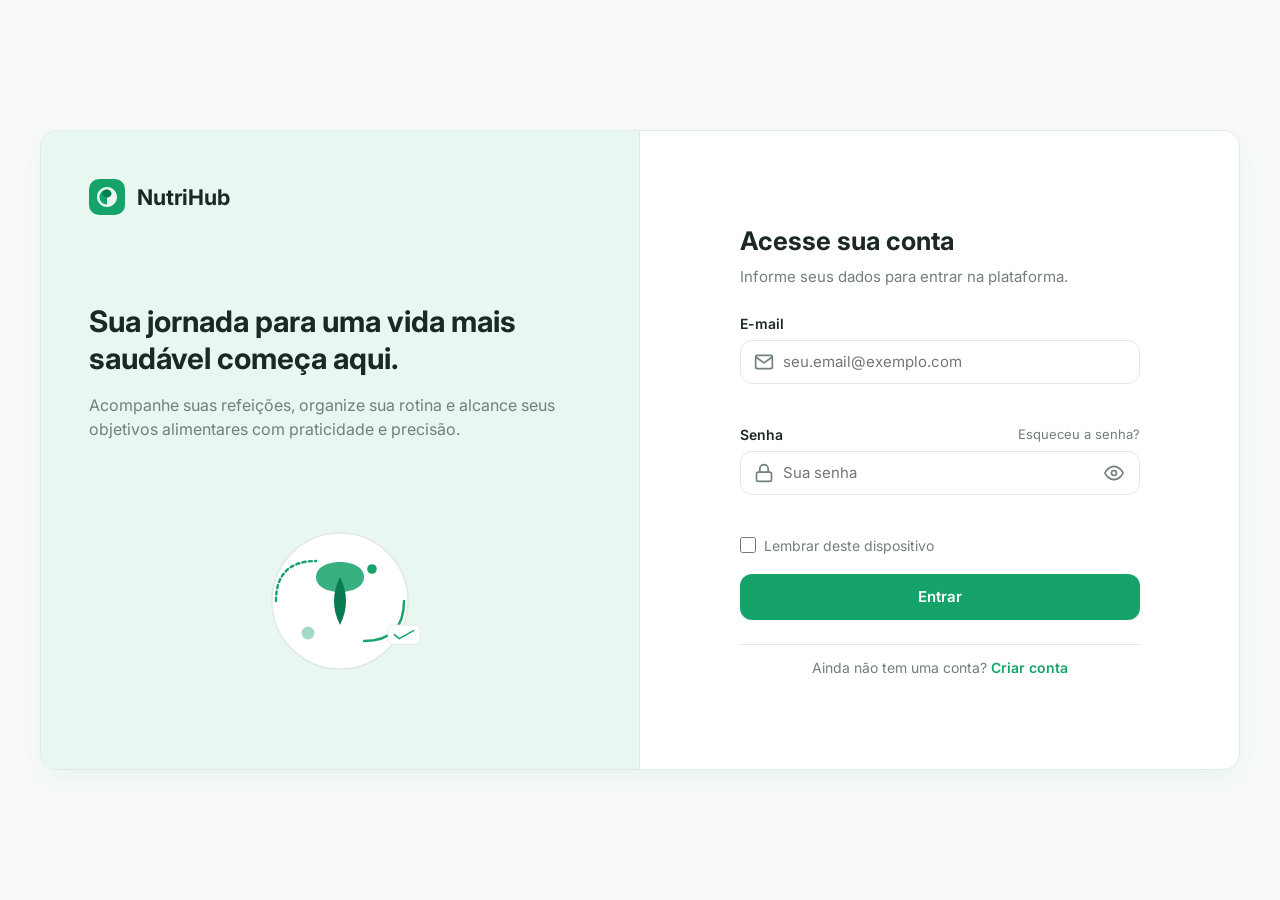
<file: FRONT/HTML/index.html>
<!DOCTYPE html>
<html lang="pt-BR">
<head>
  <meta charset="UTF-8">
  <meta name="viewport" content="width=device-width, initial-scale=1.0">
  <title>NutriHub - Login</title>
  <!-- LINK CORRIGIDO PARA O CSS EXTERNO -->
   <link rel="stylesheet" href="../CSS/style.css">

  <link rel="preconnect" href="https://fonts.googleapis.com">
  <link rel="preconnect" href="https://fonts.gstatic.com" crossorigin>
  <link href="https://fonts.googleapis.com/css2?family=Inter:wght@400;500;600;700&display=swap" rel="stylesheet">
</head>
<body>

  <main class="auth-container">
    <!-- LADO ESQUERDO — APRESENTAÇÃO DA MARCA -->
    <section class="brand-side">
      <header class="brand-header">
        <a href="#" class="brand-logo" aria-label="NutriHub Página Inicial">
          <svg class="logo-icon" width="36" height="36" viewBox="0 0 36 36" fill="none" xmlns="http://www.w3.org/2000/svg">
            <rect width="36" height="36" rx="10" fill="#16A36A"/>
            <path d="M18 8C12.4772 8 8 12.4772 8 18C8 23.5228 12.4772 28 18 28C23.5228 28 28 23.5228 28 18C28 12.4772 23.5228 8 18 8ZM18 25.5C13.8579 25.5 10.5 22.1421 10.5 18C10.5 13.8579 13.8579 10.5 18 10.5V25.5Z" fill="#E8F7EF"/>
            <path d="M22.5 14.5C22.5 16.7091 20.4853 18.5 18 18.5C15.5147 18.5 13.5 16.7091 13.5 14.5C13.5 12.2909 15.5147 10.5 18 10.5C20.4853 10.5 22.5 12.2909 22.5 14.5Z" fill="#087B50"/>
          </svg>
          <span class="brand-name">NutriHub</span>
        </a>
      </header>

      <div class="brand-content">
        <h1 class="brand-title">Sua jornada para uma vida mais saudável começa aqui.</h1>
        <p class="brand-description">
          Acompanhe suas refeições, organize sua rotina e alcance seus objetivos alimentares com praticidade e precisão.
        </p>

        <!-- ILUSTRAÇÃO VETORIAL DA MARCA -->
        <div class="illustration-container">
          <svg class="brand-illustration" viewBox="0 0 400 300" fill="none" xmlns="http://www.w3.org/2000/svg" role="img" aria-label="Ilustração de acompanhamento saudável">
            <circle cx="200" cy="150" r="120" fill="#E8F7EF"/>
            <circle cx="200" cy="150" r="85" fill="#FFFFFF" stroke="#E1EAE4" stroke-width="2"/>
            <path d="M170 120 C170 95, 230 95, 230 120 C230 145, 170 145, 170 120 Z" fill="#16A36A" opacity="0.85"/>
            <path d="M200 120 Q215 150 200 180 Q185 150 200 120 Z" fill="#087B50"/>
            <circle cx="240" cy="110" r="6" fill="#16A36A"/>
            <circle cx="160" cy="190" r="8" fill="#16A36A" opacity="0.4"/>
            <path d="M120 150 Q120 100 170 100" stroke="#16A36A" stroke-width="3" stroke-linecap="round" stroke-dasharray="4 4"/>
            <path d="M280 150 Q280 200 230 200" stroke="#16A36A" stroke-width="3" stroke-linecap="round"/>
            <rect x="260" y="180" width="40" height="24" rx="6" fill="#FFFFFF" stroke="#E1EAE4"/>
            <path d="M268 192 L274 197 L292 187" stroke="#16A36A" stroke-width="2" stroke-linecap="round" stroke-linejoin="round"/>
          </svg>
        </div>
      </div>
    </section>

    <!-- LADO DIREITO — FORMULÁRIO DE LOGIN -->
    <section class="form-side">
      <div class="auth-card">
        <div class="card-header">
          <h2 class="card-title">Acesse sua conta</h2>
          <p class="card-subtitle">Informe seus dados para entrar na plataforma.</p>
        </div>

        <form id="login-form" class="auth-form" novalidate>
          <!-- CAMPO E-MAIL -->
          <div class="form-group">
            <label for="email" class="form-label">E-mail</label>
            <div class="input-wrapper">
              <svg class="input-icon" width="20" height="20" viewBox="0 0 24 24" fill="none" stroke="currentColor" stroke-width="2" stroke-linecap="round" stroke-linejoin="round" aria-hidden="true">
                <path d="M4 4h16c1.1 0 2 .9 2 2v12c0 1.1-.9 2-2 2H4c-1.1 0-2-.9-2-2V6c0-1.1.9-2 2-2z"></path>
                <polyline points="22,6 12,13 2,6"></polyline>
              </svg>
              <input
                type="email"
                id="email"
                name="email"
                class="form-input"
                placeholder="seu.email@exemplo.com"
                required
                aria-required="true"
                aria-describedby="email-error"
                autocomplete="email"
              >
            </div>
            <span id="email-error" class="error-message" role="alert" aria-live="polite"></span>
          </div>

          <!-- CAMPO SENHA -->
          <div class="form-group">
            <div class="label-row">
              <label for="password" class="form-label">Senha</label>
              <a href="#" class="link-secondary">Esqueceu a senha?</a>
            </div>
            <div class="input-wrapper">
              <svg class="input-icon" width="20" height="20" viewBox="0 0 24 24" fill="none" stroke="currentColor" stroke-width="2" stroke-linecap="round" stroke-linejoin="round" aria-hidden="true">
                <rect x="3" y="11" width="18" height="11" rx="2" ry="2"></rect>
                <path d="M7 11V7a5 5 0 0 1 10 0v4"></path>
              </svg>
              <input
                type="password"
                id="password"
                name="password"
                class="form-input"
                placeholder="Sua senha"
                required
                aria-required="true"
                aria-describedby="password-error"
                autocomplete="current-password"
              >
              <button
                type="button"
                class="toggle-password"
                aria-label="Mostrar senha"
                aria-pressed="false"
              >
                <svg class="eye-icon" width="20" height="20" viewBox="0 0 24 24" fill="none" stroke="currentColor" stroke-width="2" stroke-linecap="round" stroke-linejoin="round">
                  <path d="M1 12s4-8 11-8 11 8 11 8-4 8-11 8-11-8-11-8z"></path>
                  <circle cx="12" cy="12" r="3"></circle>
                </svg>
              </button>
            </div>
            <span id="password-error" class="error-message" role="alert" aria-live="polite"></span>
          </div>

          <!-- LEMBRAR DE MIM -->
          <div class="form-options">
            <label class="checkbox-label">
              <input type="checkbox" id="remember" name="remember" class="custom-checkbox">
              <span class="checkbox-text">Lembrar deste dispositivo</span>
            </label>
          </div>

          <!-- BOTÃO SUBMIT -->
          <button type="submit" class="btn-primary" id="btn-submit">
            <span class="btn-text">Entrar</span>
            <span class="btn-spinner" hidden aria-hidden="true"></span>
          </button>
        </form>

        <!-- FOOTER COM LINK DE CADASTRO -->
        <footer class="card-footer">
          <p class="footer-text">
            Ainda não tem uma conta? <a href="../HTML/cadastro.html" class="link-primary">Criar conta</a>
          </p>
        </footer>
      </div>
    </section>
  </main>

  <script>
    document.addEventListener('DOMContentLoaded', () => {
      const form = document.getElementById('login-form');
      const emailInput = document.getElementById('email');
      const passwordInput = document.getElementById('password');
      const submitBtn = document.getElementById('btn-submit');
      const btnText = submitBtn.querySelector('.btn-text');
      const btnSpinner = submitBtn.querySelector('.btn-spinner');

      const togglePasswordBtn = document.querySelector('.toggle-password');

      // Ícones SVG para alternar a senha
      const eyeOpenSvg = `<svg class="eye-icon" width="20" height="20" viewBox="0 0 24 24" fill="none" stroke="currentColor" stroke-width="2" stroke-linecap="round" stroke-linejoin="round"><path d="M1 12s4-8 11-8 11 8 11 8-4 8-11 8-11-8-11-8z"></path><circle cx="12" cy="12" r="3"></circle></svg>`;
      const eyeClosedSvg = `<svg class="eye-icon" width="20" height="20" viewBox="0 0 24 24" fill="none" stroke="currentColor" stroke-width="2" stroke-linecap="round" stroke-linejoin="round"><path d="M17.94 17.94A10.07 10.07 0 0 1 12 20c-7 0-11-8-11-8a18.45 18.45 0 0 1 5.06-5.94M9.9 4.24A9.12 9.12 0 0 1 12 4c7 0 11 8 11 8a18.5 18.5 0 0 1-2.16 3.19m-6.72-1.07a3 3 0 1 1-4.24-4.24"></path><line x1="1" y1="1" x2="23" y2="23"></line></svg>`;

      if (togglePasswordBtn) {
        togglePasswordBtn.addEventListener('click', () => {
          const isPassword = passwordInput.type === 'password';
          passwordInput.type = isPassword ? 'text' : 'password';
          togglePasswordBtn.setAttribute('aria-pressed', isPassword ? 'true' : 'false');
          togglePasswordBtn.innerHTML = isPassword ? eyeClosedSvg : eyeOpenSvg;
        });
      }

      function isValidEmail(email) {
        return /^[^\s@]+@[^\s@]+\.[^\s@]+$/.test(email);
      }

      function showError(input, errorElement, message) {
        if (input && input.classList) {
          input.classList.add('input-error');
        }
        errorElement.textContent = message;
      }

      function clearError(input, errorElement) {
        if (input && input.classList) {
          input.classList.remove('input-error');
        }
        errorElement.textContent = '';
      }

      emailInput.addEventListener('input', () => {
        if (isValidEmail(emailInput.value.trim())) {
          clearError(emailInput, document.getElementById('email-error'));
        }
      });

      passwordInput.addEventListener('input', () => {
        if (passwordInput.value.length >= 6) {
          clearError(passwordInput, document.getElementById('password-error'));
        }
      });

      form.addEventListener('submit', (e) => {
        e.preventDefault();
        let isValid = true;

        if (!emailInput.value.trim()) {
          showError(emailInput, document.getElementById('email-error'), 'Por favor, insira seu e-mail.');
          isValid = false;
        } else if (!isValidEmail(emailInput.value.trim())) {
          showError(emailInput, document.getElementById('email-error'), 'Insira um endereço de e-mail válido.');
          isValid = false;
        } else {
          clearError(emailInput, document.getElementById('email-error'));
        }

        if (!passwordInput.value) {
          showError(passwordInput, document.getElementById('password-error'), 'Por favor, insira sua senha.');
          isValid = false;
        } else if (passwordInput.value.length < 6) {
          showError(passwordInput, document.getElementById('password-error'), 'A senha deve conter no mínimo 6 caracteres.');
          isValid = false;
        } else {
          clearError(passwordInput, document.getElementById('password-error'));
        }

        if (isValid) {
          submitBtn.disabled = true;
          btnText.textContent = 'Entrando...';
          btnSpinner.hidden = false;

          setTimeout(() => {
            window.location.href = "../HTML/home.html";
          }, 1500);
        }
      });
    });
  </script>

  <script src="../JAVASCRIPT/SERVICES/api.js" defer></script>
  <script src="../JAVASCRIPT/SERVICES/auth.js" defer></script>
  <script src="../JAVASCRIPT/app.js" defer></script>
</body>
</html>
</file>
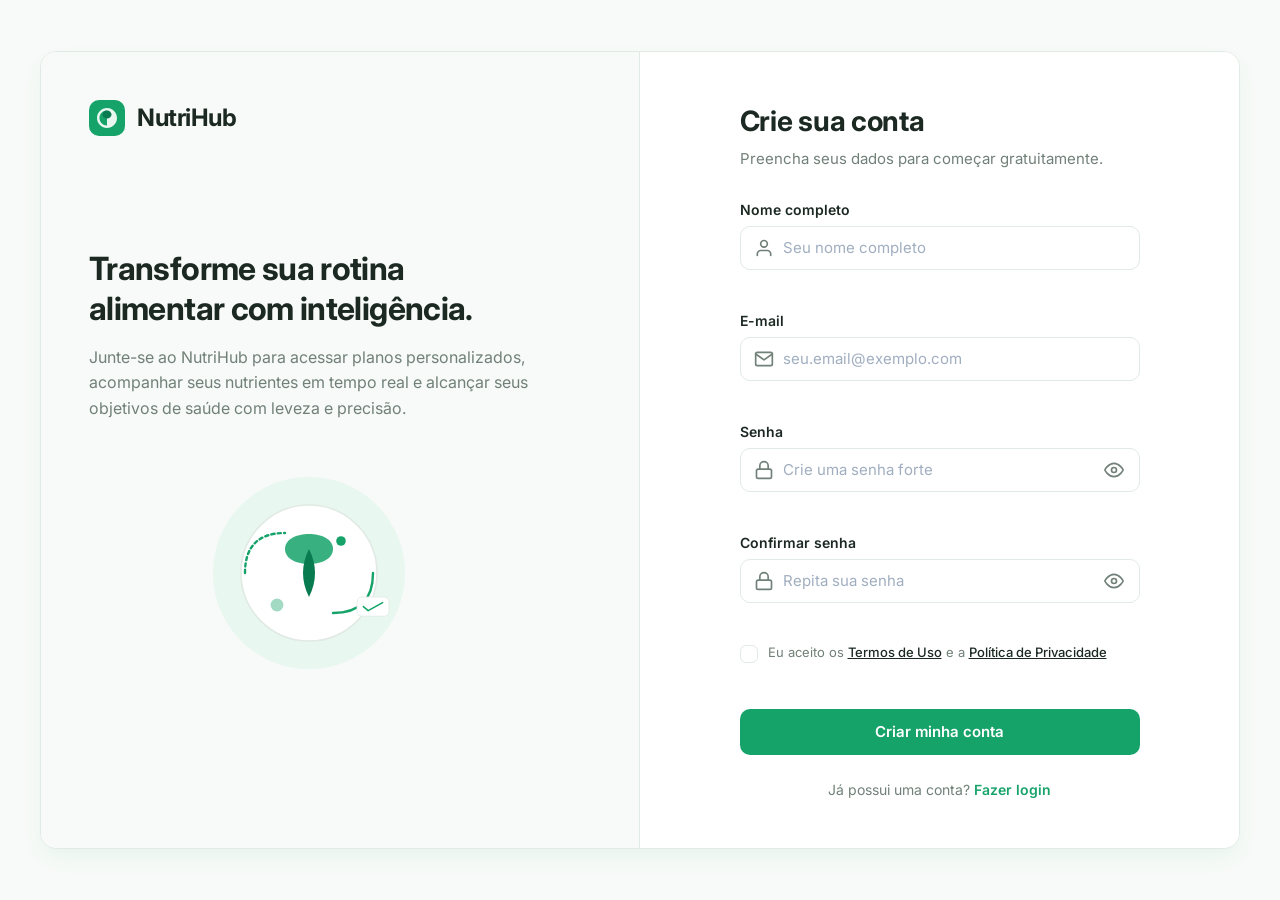
<file: FRONT/HTML/cadastro.html>
<!DOCTYPE html>
<html lang="pt-BR">
<head>
  <meta charset="UTF-8">
  <meta name="viewport" content="width=device-width, initial-scale=1.0">
  <title>NutriHub - Criar Conta</title>
  <link rel="preconnect" href="https://fonts.googleapis.com">
  <link rel="preconnect" href="https://fonts.gstatic.com" crossorigin>
  <link href="https://fonts.googleapis.com/css2?family=Inter:wght@400;500;600;700&display=swap" rel="stylesheet">
  <link rel="stylesheet" href="../CSS/cadastro.css">
</head>
<body>

  <main class="auth-container">
    <!-- LADO ESQUERDO — APRESENTAÇÃO DA MARCA -->
    <section class="brand-side">
      <header class="brand-header">
        <a href="#" class="brand-logo" aria-label="NutriHub Página Inicial">
          <svg class="logo-icon" width="36" height="36" viewBox="0 0 36 36" fill="none" xmlns="http://www.w3.org/2000/svg">
            <rect width="36" height="36" rx="10" fill="#16A36A"/>
            <path d="M18 8C12.4772 8 8 12.4772 8 18C8 23.5228 12.4772 28 18 28C23.5228 28 28 23.5228 28 18C28 12.4772 23.5228 8 18 8ZM18 25.5C13.8579 25.5 10.5 22.1421 10.5 18C10.5 13.8579 13.8579 10.5 18 10.5V25.5Z" fill="#E8F7EF"/>
            <path d="M22.5 14.5C22.5 16.7091 20.4853 18.5 18 18.5C15.5147 18.5 13.5 16.7091 13.5 14.5C13.5 12.2909 15.5147 10.5 18 10.5C20.4853 10.5 22.5 12.2909 22.5 14.5Z" fill="#087B50"/>
          </svg>
          <span class="brand-name">NutriHub</span>
        </a>
      </header>

      <div class="brand-content">
        <h1 class="brand-title">Transforme sua rotina alimentar com inteligência.</h1>
        <p class="brand-description">
          Junte-se ao NutriHub para acessar planos personalizados, acompanhar seus nutrientes em tempo real e alcançar seus objetivos de saúde com leveza e precisão.
        </p>

        <!-- ILUSTRAÇÃO VETORIAL DA MARCA -->
        <div class="illustration-container">
          <svg class="brand-illustration" viewBox="0 0 400 300" fill="none" xmlns="http://www.w3.org/2000/svg" role="img" aria-label="Ilustração de alimentação saudável e evolução técnica">
            <circle cx="200" cy="150" r="120" fill="#E8F7EF"/>
            <circle cx="200" cy="150" r="85" fill="#FFFFFF" stroke="#E1EAE4" stroke-width="2"/>
            <path d="M170 120 C170 95, 230 95, 230 120 C230 145, 170 145, 170 120 Z" fill="#16A36A" opacity="0.85"/>
            <path d="M200 120 Q215 150 200 180 Q185 150 200 120 Z" fill="#087B50"/>
            <circle cx="240" cy="110" r="6" fill="#16A36A"/>
            <circle cx="160" cy="190" r="8" fill="#16A36A" opacity="0.4"/>
            <path d="M120 150 Q120 100 170 100" stroke="#16A36A" stroke-width="3" stroke-linecap="round" stroke-dasharray="4 4"/>
            <path d="M280 150 Q280 200 230 200" stroke="#16A36A" stroke-width="3" stroke-linecap="round"/>
            <rect x="260" y="180" width="40" height="24" rx="6" fill="#FFFFFF" stroke="#E1EAE4"/>
            <path d="M268 192 L274 197 L292 187" stroke="#16A36A" stroke-width="2" stroke-linecap="round" stroke-linejoin="round"/>
          </svg>
        </div>
      </div>
    </section>

    <!-- LADO DIREITO — FORMULÁRIO DE CADASTRO -->
    <section class="form-side">
      <div class="auth-card">
        <div class="card-header">
          <h2 class="card-title">Crie sua conta</h2>
          <p class="card-subtitle">Preencha seus dados para começar gratuitamente.</p>
        </div>

        <form id="signup-form" class="auth-form" novalidate>
          <!-- CAMPO NOME COMPLETO -->
          <div class="form-group">
            <label for="name" class="form-label">Nome completo</label>
            <div class="input-wrapper">
              <svg class="input-icon" width="20" height="20" viewBox="0 0 24 24" fill="none" stroke="currentColor" stroke-width="2" stroke-linecap="round" stroke-linejoin="round" aria-hidden="true">
                <path d="M20 21v-2a4 4 0 0 0-4-4H8a4 4 0 0 0-4 4v2"></path>
                <circle cx="12" cy="7" r="4"></circle>
              </svg>
              <input
                type="text"
                id="name"
                name="name"
                class="form-input"
                placeholder="Seu nome completo"
                required
                aria-required="true"
                aria-describedby="name-error"
                autocomplete="name"
              >
            </div>
            <span id="name-error" class="error-message" role="alert" aria-live="polite"></span>
          </div>

          <!-- CAMPO E-MAIL -->
          <div class="form-group">
            <label for="email" class="form-label">E-mail</label>
            <div class="input-wrapper">
              <svg class="input-icon" width="20" height="20" viewBox="0 0 24 24" fill="none" stroke="currentColor" stroke-width="2" stroke-linecap="round" stroke-linejoin="round" aria-hidden="true">
                <path d="M4 4h16c1.1 0 2 .9 2 2v12c0 1.1-.9 2-2 2H4c-1.1 0-2-.9-2-2V6c0-1.1.9-2 2-2z"></path>
                <polyline points="22,6 12,13 2,6"></polyline>
              </svg>
              <input
                type="email"
                id="email"
                name="email"
                class="form-input"
                placeholder="seu.email@exemplo.com"
                required
                aria-required="true"
                aria-describedby="email-error"
                autocomplete="email"
              >
            </div>
            <span id="email-error" class="error-message" role="alert" aria-live="polite"></span>
          </div>

          <!-- CAMPO SENHA -->
          <div class="form-group">
            <label for="password" class="form-label">Senha</label>
            <div class="input-wrapper">
              <svg class="input-icon" width="20" height="20" viewBox="0 0 24 24" fill="none" stroke="currentColor" stroke-width="2" stroke-linecap="round" stroke-linejoin="round" aria-hidden="true">
                <rect x="3" y="11" width="18" height="11" rx="2" ry="2"></rect>
                <path d="M7 11V7a5 5 0 0 1 10 0v4"></path>
              </svg>
              <input
                type="password"
                id="password"
                name="password"
                class="form-input"
                placeholder="Crie uma senha forte"
                required
                aria-required="true"
                aria-describedby="password-error"
                autocomplete="new-password"
              >
              <button
                type="button"
                class="toggle-password"
                aria-label="Mostrar senha"
                aria-pressed="false"
              >
                <svg class="eye-icon" width="20" height="20" viewBox="0 0 24 24" fill="none" stroke="currentColor" stroke-width="2" stroke-linecap="round" stroke-linejoin="round">
                  <path d="M1 12s4-8 11-8 11 8 11 8-4 8-11 8-11-8-11-8z"></path>
                  <circle cx="12" cy="12" r="3"></circle>
                </svg>
              </button>
            </div>
            <span id="password-error" class="error-message" role="alert" aria-live="polite"></span>
          </div>

          <!-- CAMPO CONFIRMAR SENHA -->
          <div class="form-group">
            <label for="confirm-password" class="form-label">Confirmar senha</label>
            <div class="input-wrapper">
              <svg class="input-icon" width="20" height="20" viewBox="0 0 24 24" fill="none" stroke="currentColor" stroke-width="2" stroke-linecap="round" stroke-linejoin="round" aria-hidden="true">
                <rect x="3" y="11" width="18" height="11" rx="2" ry="2"></rect>
                <path d="M7 11V7a5 5 0 0 1 10 0v4"></path>
              </svg>
              <input
                type="password"
                id="confirm-password"
                name="confirm-password"
                class="form-input"
                placeholder="Repita sua senha"
                required
                aria-required="true"
                aria-describedby="confirm-password-error"
                autocomplete="new-password"
              >
              <button
                type="button"
                class="toggle-password"
                aria-label="Mostrar confirmação de senha"
                aria-pressed="false"
              >
                <svg class="eye-icon" width="20" height="20" viewBox="0 0 24 24" fill="none" stroke="currentColor" stroke-width="2" stroke-linecap="round" stroke-linejoin="round">
                  <path d="M1 12s4-8 11-8 11 8 11 8-4 8-11 8-11-8-11-8z"></path>
                  <circle cx="12" cy="12" r="3"></circle>
                </svg>
              </button>
            </div>
            <span id="confirm-password-error" class="error-message" role="alert" aria-live="polite"></span>
          </div>

          <!-- TERMOS DE USO -->
          <div class="form-options terms-option">
            <label class="checkbox-label">
              <input type="checkbox" id="terms" name="terms" class="custom-checkbox" required aria-required="true">
              <span class="checkbox-text">Eu aceito os <a href="termos.html" class="link-secondary">Termos de Uso</a> e a <a href="termos.html" class="link-secondary">Política de Privacidade</a></span>
            </label>
            <span id="terms-error" class="error-message block-error" role="alert" aria-live="polite"></span>
          </div>

          <!-- BOTÃO SUBMIT -->
          <button type="submit" class="btn-primary" id="btn-submit">
            <span class="btn-text">Criar minha conta</span>
            <span class="btn-spinner" hidden aria-hidden="true"></span>
          </button>
        </form>

        <!-- FOOTER COM LINK DE LOGIN -->
        <footer class="card-footer">
          <p class="footer-text">
            Já possui uma conta? <a href="index.html" class="link-primary">Fazer login</a>
          </p>
        </footer>
      </div>
    </section>
  </main>

  <script>
    document.addEventListener('DOMContentLoaded', () => {
      const form = document.getElementById('signup-form');
      const nameInput = document.getElementById('name');
      const emailInput = document.getElementById('email');
      const passwordInput = document.getElementById('password');
      const confirmPasswordInput = document.getElementById('confirm-password');
      const termsInput = document.getElementById('terms');
      const submitBtn = document.getElementById('btn-submit');
      const btnText = submitBtn.querySelector('.btn-text');
      const btnSpinner = submitBtn.querySelector('.btn-spinner');

      const togglePasswordBtns = document.querySelectorAll('.toggle-password');

      // SVG Ícones Olho Aberto / Fechado
      const eyeOpenSvg = `<svg class="eye-icon" width="20" height="20" viewBox="0 0 24 24" fill="none" stroke="currentColor" stroke-width="2" stroke-linecap="round" stroke-linejoin="round"><path d="M1 12s4-8 11-8 11 8 11 8-4 8-11 8-11-8-11-8z"></path><circle cx="12" cy="12" r="3"></circle></svg>`;
      const eyeClosedSvg = `<svg class="eye-icon" width="20" height="20" viewBox="0 0 24 24" fill="none" stroke="currentColor" stroke-width="2" stroke-linecap="round" stroke-linejoin="round"><path d="M17.94 17.94A10.07 10.07 0 0 1 12 20c-7 0-11-8-11-8a18.45 18.45 0 0 1 5.06-5.94M9.9 4.24A9.12 9.12 0 0 1 12 4c7 0 11 8 11 8a18.5 18.5 0 0 1-2.16 3.19m-6.72-1.07a3 3 0 1 1-4.24-4.24"></path><line x1="1" y1="1" x2="23" y2="23"></line></svg>`;

      // Alternar Visibilidade das Senhas
      togglePasswordBtns.forEach(btn => {
        btn.addEventListener('click', () => {
          const input = btn.previousElementSibling;
          const isPassword = input.type === 'password';

          input.type = isPassword ? 'text' : 'password';
          btn.setAttribute('aria-pressed', isPassword ? 'true' : 'false');
          btn.innerHTML = isPassword ? eyeClosedSvg : eyeOpenSvg;
        });
      });

      // Validação de E-mail por RegEx
      function isValidEmail(email) {
        return /^[^\s@]+@[^\s@]+\.[^\s@]+$/.test(email);
      }

      // Função de Exibição de Erro
      function showError(input, errorElement, message) {
        if (input && input.classList) {
          input.classList.add('input-error');
        }
        errorElement.textContent = message;
      }

      // Limpar Erro
      function clearError(input, errorElement) {
        if (input && input.classList) {
          input.classList.remove('input-error');
        }
        errorElement.textContent = '';
      }

      // Validação em Tempo Real nos Inputs
      nameInput.addEventListener('input', () => {
        if (nameInput.value.trim().length >= 3) {
          clearError(nameInput, document.getElementById('name-error'));
        }
      });

      emailInput.addEventListener('input', () => {
        if (isValidEmail(emailInput.value.trim())) {
          clearError(emailInput, document.getElementById('email-error'));
        }
      });

      passwordInput.addEventListener('input', () => {
        if (passwordInput.value.length >= 6) {
          clearError(passwordInput, document.getElementById('password-error'));
        }
        if (confirmPasswordInput.value && confirmPasswordInput.value === passwordInput.value) {
          clearError(confirmPasswordInput, document.getElementById('confirm-password-error'));
        }
      });

      confirmPasswordInput.addEventListener('input', () => {
        if (confirmPasswordInput.value === passwordInput.value) {
          clearError(confirmPasswordInput, document.getElementById('confirm-password-error'));
        }
      });

      termsInput.addEventListener('change', () => {
        if (termsInput.checked) {
          clearError(null, document.getElementById('terms-error'));
        }
      });

      // Submissão do Formulário
      form.addEventListener('submit', (e) => {
        e.preventDefault();
        let isValid = true;

        // Validar Nome
        if (!nameInput.value.trim()) {
          showError(nameInput, document.getElementById('name-error'), 'Por favor, informe seu nome completo.');
          isValid = false;
        } else if (nameInput.value.trim().length < 3) {
          showError(nameInput, document.getElementById('name-error'), 'O nome deve ter pelo menos 3 caracteres.');
          isValid = false;
        } else {
          clearError(nameInput, document.getElementById('name-error'));
        }

        // Validar E-mail
        if (!emailInput.value.trim()) {
          showError(emailInput, document.getElementById('email-error'), 'Por favor, insira seu e-mail.');
          isValid = false;
        } else if (!isValidEmail(emailInput.value.trim())) {
          showError(emailInput, document.getElementById('email-error'), 'Insira um endereço de e-mail válido.');
          isValid = false;
        } else {
          clearError(emailInput, document.getElementById('email-error'));
        }

        // Validar Senha
        if (!passwordInput.value) {
          showError(passwordInput, document.getElementById('password-error'), 'Por favor, crie uma senha.');
          isValid = false;
        } else if (passwordInput.value.length < 6) {
          showError(passwordInput, document.getElementById('password-error'), 'A senha deve conter no mínimo 6 caracteres.');
          isValid = false;
        } else {
          clearError(passwordInput, document.getElementById('password-error'));
        }

        // Validar Confirmação de Senha
        if (!confirmPasswordInput.value) {
          showError(confirmPasswordInput, document.getElementById('confirm-password-error'), 'Por favor, confirme sua senha.');
          isValid = false;
        } else if (confirmPasswordInput.value !== passwordInput.value) {
          showError(confirmPasswordInput, document.getElementById('confirm-password-error'), 'As senhas não coincidem.');
          isValid = false;
        } else {
          clearError(confirmPasswordInput, document.getElementById('confirm-password-error'));
        }

        // Validar Termos
        if (!termsInput.checked) {
          showError(null, document.getElementById('terms-error'), 'Você precisa aceitar os Termos e Políticas.');
          isValid = false;
        } else {
          clearError(null, document.getElementById('terms-error'));
        }

        if (isValid) {
          // Estado Visual de Carregamento
          submitBtn.disabled = true;
          btnText.textContent = 'Criando conta...';
          btnSpinner.hidden = false;

          // Redireciona para a tela do questionário
          setTimeout(() => {
            window.location.href = "../HTML/quest.html";
          }, 1500);
        }
      });
    });
  </script>

  <script src="../JAVASCRIPT/SERVICES/api.js" defer></script>
  <script src="../JAVASCRIPT/SERVICES/auth.js" defer></script>
  <script src="../JAVASCRIPT/app.js" defer></script>
</body>
</html>
</file>
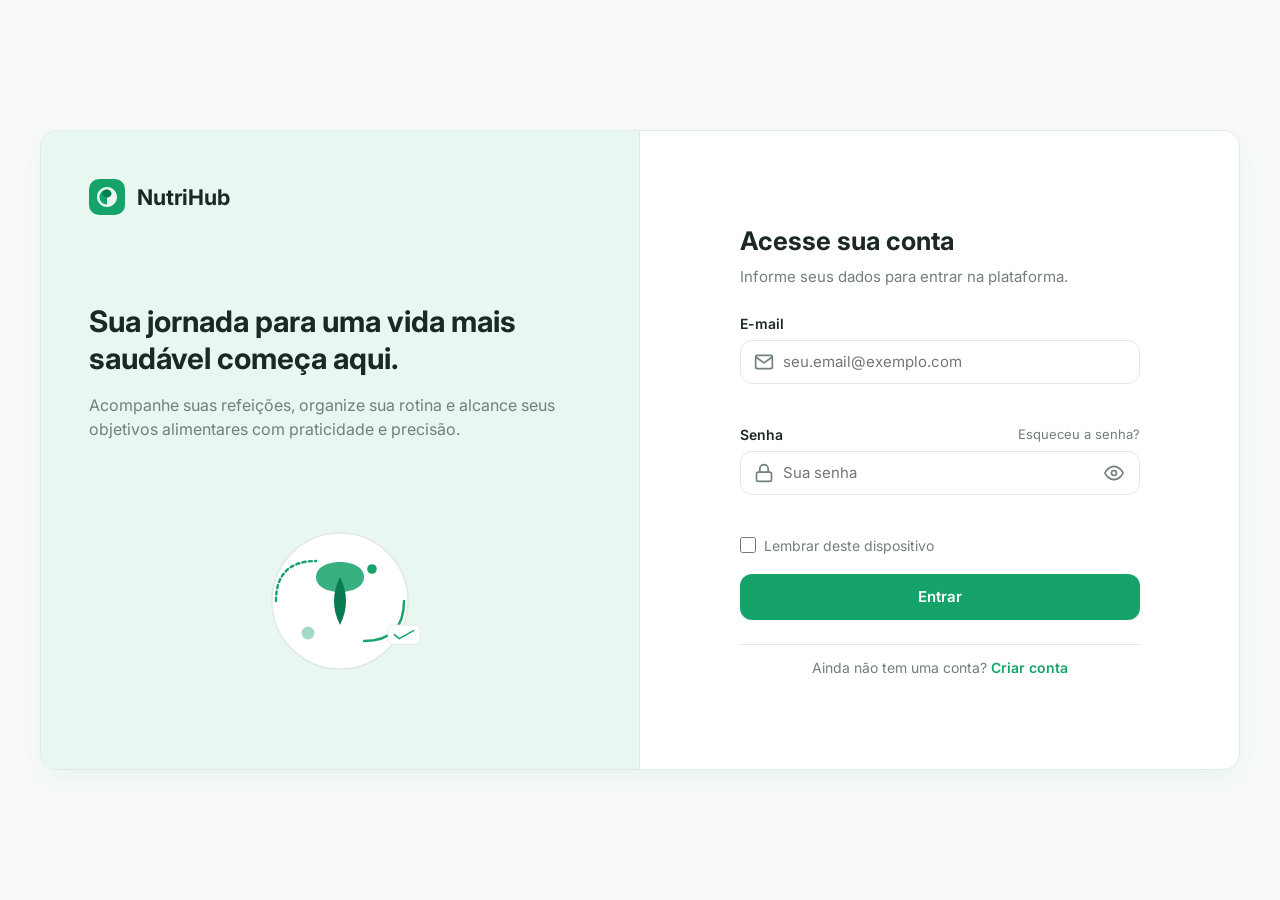
<file: FRONT/HTML/config.html>
<!DOCTYPE html>
<html lang="pt-BR">
<head>
  <meta charset="UTF-8">
  <meta name="viewport" content="width=device-width, initial-scale=1.0">
  <title>NutriHub - Configurações</title>
  <link rel="preconnect" href="https://fonts.googleapis.com">
  <link rel="preconnect" href="https://fonts.gstatic.com" crossorigin>
  <link href="https://fonts.googleapis.com/css2?family=Inter:wght@400;500;600;700&display=swap" rel="stylesheet">
  <link rel="stylesheet" href="../CSS/config.css">
</head>
<body>

  <div class="dashboard-layout">
    <aside class="sidebar">
      <div class="sidebar-brand">
        <a href="home.html" class="brand-logo">
          <svg class="logo-icon" width="32" height="32" viewBox="0 0 36 36" fill="none" xmlns="http://www.w3.org/2000/svg">
            <rect width="36" height="36" rx="10" fill="#16A36A"/>
            <path d="M18 8C12.4772 8 8 12.4772 8 18C8 23.5228 12.4772 28 18 28C23.5228 28 28 23.5228 28 18C28 12.4772 23.5228 8 18 8ZM18 25.5C13.8579 25.5 10.5 22.1421 10.5 18C10.5 13.8579 13.8579 10.5 18 10.5V25.5Z" fill="#E8F7EF"/>
            <path d="M22.5 14.5C22.5 16.7091 20.4853 18.5 18 18.5C15.5147 18.5 13.5 16.7091 13.5 14.5C13.5 12.2909 15.5147 10.5 18 10.5C20.4853 10.5 22.5 12.2909 22.5 14.5Z" fill="#087B50"/>
          </svg>
          <span class="brand-name">NutriHub</span>
        </a>
      </div>

      <nav class="sidebar-nav">
        <div class="nav-group">
          <span class="nav-label">Principal</span>
          <a href="home.html" class="nav-item">
            <svg class="nav-icon" width="20" height="20" viewBox="0 0 24 24" fill="none" stroke="currentColor" stroke-width="2"><path d="M3 9l9-7 9 7v11a2 2 0 0 1-2 2H5a2 2 0 0 1-2-2z"></path><polyline points="9 22 9 12 15 12 15 22"></polyline></svg>
            <span>Home</span>
          </a>
        </div>

        <div class="nav-group">
          <span class="nav-label">Alimentação</span>
          <a href="hist.html" class="nav-item">
            <svg class="nav-icon" width="20" height="20" viewBox="0 0 24 24" fill="none" stroke="currentColor" stroke-width="2"><circle cx="12" cy="12" r="10"></circle><polyline points="12 6 12 12 16 14"></polyline></svg>
            <span>Histórico Alimentar</span>
          </a>
          <a href="plano.html" class="nav-item">
            <svg class="nav-icon" width="20" height="20" viewBox="0 0 24 24" fill="none" stroke="currentColor" stroke-width="2"><rect x="3" y="4" width="18" height="18" rx="2" ry="2"></rect><line x1="16" y1="2" x2="16" y2="6"></line><line x1="8" y1="2" x2="8" y2="6"></line><line x1="3" y1="10" x2="21" y2="10"></line></svg>
            <span>Plano Alimentar</span>
          </a>
        </div>

        <div class="nav-group">
          <span class="nav-label">Acompanhamento</span>
          <a href="metas.html" class="nav-item">
            <svg class="nav-icon" width="20" height="20" viewBox="0 0 24 24" fill="none" stroke="currentColor" stroke-width="2"><circle cx="12" cy="12" r="10"></circle><circle cx="12" cy="12" r="6"></circle><circle cx="12" cy="12" r="2"></circle></svg>
            <span>Metas</span>
          </a>
          <a href="progresso.html" class="nav-item">
            <svg class="nav-icon" width="20" height="20" viewBox="0 0 24 24" fill="none" stroke="currentColor" stroke-width="2"><polyline points="23 6 13.5 15.5 8.5 10.5 1 18"></polyline><polyline points="17 6 23 6 23 12"></polyline></svg>
            <span>Meu Progresso</span>
          </a>
          <a href="perfil.html" class="nav-item">
            <svg class="nav-icon" width="20" height="20" viewBox="0 0 24 24" fill="none" stroke="currentColor" stroke-width="2"><path d="M20 21v-2a4 4 0 0 0-4-4H8a4 4 0 0 0-4 4v2"></path><circle cx="12" cy="7" r="4"></circle></svg>
            <span>Meu Perfil</span>
          </a>
        </div>

        <div class="nav-group nav-group-bottom">
          <span class="nav-label">CONFIGURAÇÕES</span>

          <a href="config.html" class="nav-item active">
            <svg class="nav-icon" width="20" height="20" viewBox="0 0 24 24" fill="none" stroke="currentColor" stroke-width="2"><circle cx="12" cy="12" r="3"></circle><path d="M19.4 15a1.65 1.65 0 0 0 .33 1.82l.06.06a2 2 0 0 1 0 2.83 2 2 0 0 1-2.83 0l-.06-.06a1.65 1.65 0 0 0-1.82-.33 1.65 1.65 0 0 0-1 1.51V21a2 2 0 0 1-2 2 2 2 0 0 1-2-2v-.09A1.65 1.65 0 0 0 9 19.4a1.65 1.65 0 0 0-1.82.33l-.06.06a2 2 0 0 1-2.83 0 2 2 0 0 1 0-2.83l.06-.06a1.65 1.65 0 0 0 .33-1.82 1.65 1.65 0 0 0-1.51-1H3a2 2 0 0 1-2-2 2 2 0 0 1 2-2h.09A1.65 1.65 0 0 0 4.6 9a1.65 1.65 0 0 0-.33-1.82l-.06-.06a2 2 0 0 1 0-2.83 2 2 0 0 1 2.83 0l.06.06a1.65 1.65 0 0 0 1.82.33H9a1.65 1.65 0 0 0 1-1.51V3a2 2 0 0 1 2-2 2 2 0 0 1 2 2v.09a1.65 1.65 0 0 0 1 1.51 1.65 1.65 0 0 0 1.82-.33l.06-.06a2 2 0 0 1 2.83 0 2 2 0 0 1 0 2.83l-.06.06a1.65 1.65 0 0 0-.33 1.82V9a1.65 1.65 0 0 0 1.51 1H21a2 2 0 0 1 2 2 2 2 0 0 1-2 2h-.09a1.65 1.65 0 0 0-1.51 1z"></path></svg>
            <span>Configurações</span>
          </a>
          <a href="index.html" class="nav-item nav-logout">
            <svg class="nav-icon" width="20" height="20" viewBox="0 0 24 24" fill="none" stroke="currentColor" stroke-width="2"><path d="M9 21H5a2 2 0 0 1-2-2V5a2 2 0 0 1 2-2h4"></path><polyline points="16 17 21 12 16 7"></polyline><line x1="21" y1="12" x2="9" y2="12"></line></svg>
            <span>Sair da Conta</span>
          </a>
        </div>
      </nav>
    </aside>

    <main class="main-content">
      <header class="page-header">
        <div class="header-titles">
          <h1 class="page-title">Configurações da Conta</h1>
          <p class="page-description">Gerencie a privacidade, preferências de avisos e a segurança de acesso da sua conta.</p>
        </div>
        <div class="header-actions">
          <div class="user-avatar" id="header-avatar">—</div>
        </div>
      </header>

      <form id="config-form" class="settings-form">
        <section class="section-card">
          <h2 class="section-title">Privacidade e Dados</h2>
          <p class="section-subtitle">Controle sobre o uso e a visibilidade das suas informações.</p>

          <div class="toggle-list">
            <div class="toggle-item">
              <div class="toggle-info">
                <span class="toggle-title">Compartilhar Dados de Uso Anônimos</span>
                <span class="toggle-desc">Ajude a melhorar o NutriHub enviando relatórios anônimos de uso.</span>
              </div>
              <label class="switch">
                <input type="checkbox" id="priv-data" checked>
                <span class="slider"></span>
              </label>
            </div>
          </div>
        </section>

        <section class="section-card">
          <h2 class="section-title">
            Notificações
            <span class="badge-beta">Em Testes</span>
          </h2>
          <p class="section-subtitle">Configurações de avisos de refeição e hidratação.</p>

          <div class="toggle-list">
            <div class="toggle-item">
              <div class="toggle-info">
                <span class="toggle-title">Lembretes de Refeições no Navegador</span>
                <span class="toggle-desc">Alertas visuais nos horários configurados.</span>
              </div>
              <label class="switch">
                <input type="checkbox" id="notif-meals" checked>
                <span class="slider"></span>
              </label>
            </div>

            <div class="toggle-item">
              <div class="toggle-info">
                <span class="toggle-title">Lembretes de Hidratação</span>
                <span class="toggle-desc">Notificações periódicas para o consumo de água.</span>
              </div>
              <label class="switch">
                <input type="checkbox" id="notif-water" checked>
                <span class="slider"></span>
              </label>
            </div>
          </div>
        </section>

        <section class="section-card">
          <h2 class="section-title">Segurança da Conta</h2>
          <p class="section-subtitle">Gerencie suas credenciais de acesso.</p>

          <div class="form-grid">
            <div class="form-group full-width">
              <label for="current-password">Senha Atual</label>
              <input type="password" id="current-password" class="form-input" placeholder="Digite para alterar">
            </div>

            <div class="form-group">
              <label for="new-password">Nova Senha</label>
              <input type="password" id="new-password" class="form-input" placeholder="Mínimo 6 caracteres">
            </div>

            <div class="form-group">
              <label for="confirm-password">Confirmar Nova Senha</label>
              <input type="password" id="confirm-password" class="form-input" placeholder="Repita a nova senha">
            </div>
          </div>
        </section>

        <div class="form-actions">
          <button type="submit" class="btn-primary">Salvar Preferências</button>
        </div>
      </form>
    </main>
  </div>

  <script src="../JAVASCRIPT/SERVICES/api.js" defer></script>
  <script src="../JAVASCRIPT/SERVICES/auth.js" defer></script>
  <script src="../JAVASCRIPT/app.js"></script>
</body>
</html>
</file>
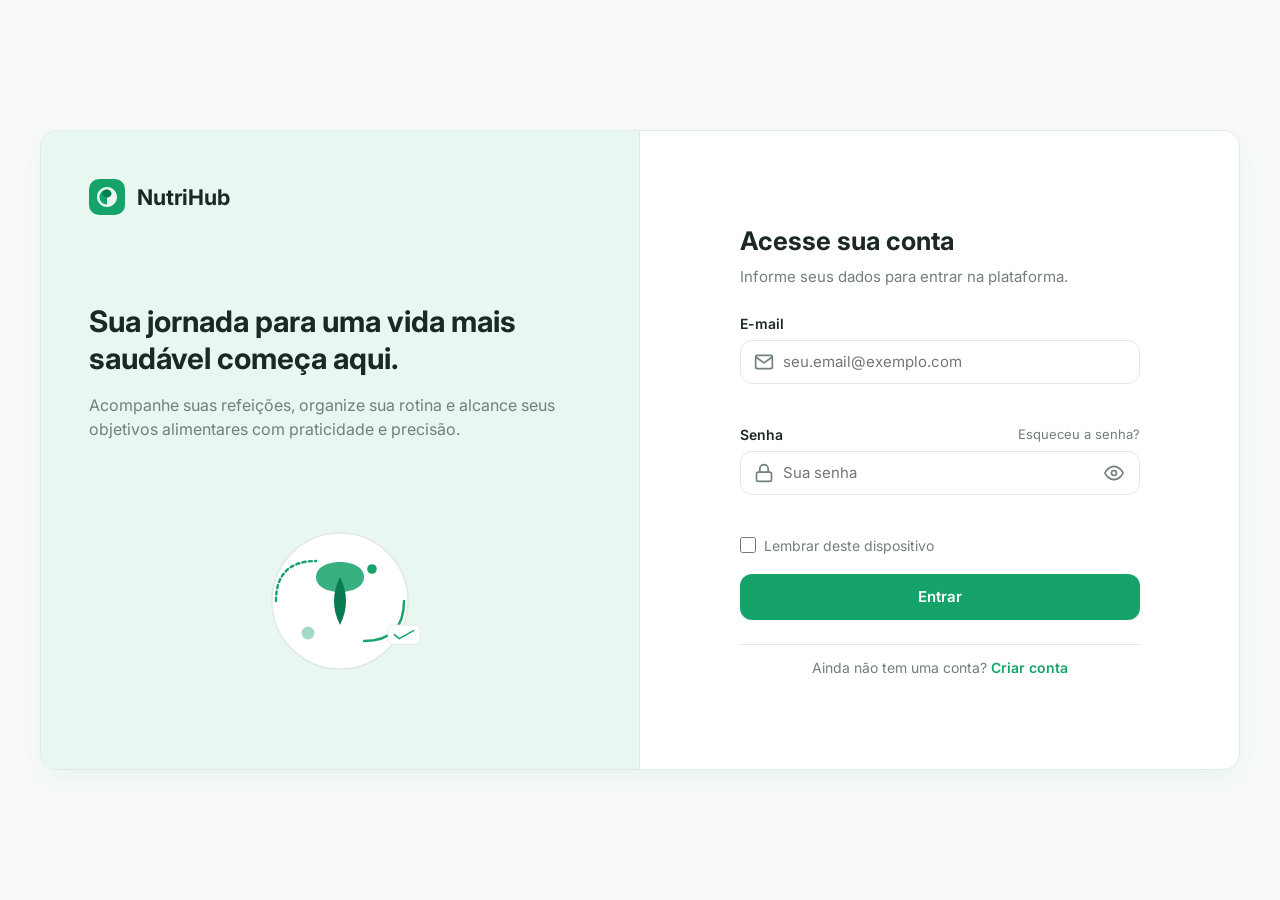
<file: FRONT/HTML/hist.html>
<!DOCTYPE html>
<html lang="pt-BR">
<head>
  <meta charset="UTF-8">
  <meta name="viewport" content="width=device-width, initial-scale=1.0">
  <title>NutriHub - Histórico Alimentar</title>
  <link rel="preconnect" href="https://fonts.googleapis.com">
  <link rel="preconnect" href="https://fonts.gstatic.com" crossorigin>
  <link href="https://fonts.googleapis.com/css2?family=Inter:wght@400;500;600;700&display=swap" rel="stylesheet">
  <link rel="stylesheet" href="../CSS/hist.css">
</head>
<body>

  <div class="dashboard-layout">
    <!-- SIDEBAR FIXA À ESQUERDA -->
    <aside class="sidebar">
      <div class="sidebar-brand">
        <a href="../HTML/home.html" class="brand-logo">
          <svg class="logo-icon" width="32" height="32" viewBox="0 0 36 36" fill="none" xmlns="http://www.w3.org/2000/svg">
            <rect width="36" height="36" rx="10" fill="#16A36A"/>
            <path d="M18 8C12.4772 8 8 12.4772 8 18C8 23.5228 12.4772 28 18 28C23.5228 28 28 23.5228 28 18C28 12.4772 23.5228 8 18 8ZM18 25.5C13.8579 25.5 10.5 22.1421 10.5 18C10.5 13.8579 13.8579 10.5 18 10.5V25.5Z" fill="#E8F7EF"/>
            <path d="M22.5 14.5C22.5 16.7091 20.4853 18.5 18 18.5C15.5147 18.5 13.5 16.7091 13.5 14.5C13.5 12.2909 15.5147 10.5 18 10.5C20.4853 10.5 22.5 12.2909 22.5 14.5Z" fill="#087B50"/>
          </svg>
          <span class="brand-name">NutriHub</span>
        </a>
      </div>

      <nav class="sidebar-nav">
  <!-- PRINCIPAL -->
  <div class="nav-group">
    <span class="nav-label">Principal</span>
    <!-- Removido o 'active' da Home -->
    <a href="../HTML/home.html" class="nav-item">
      <svg class="nav-icon" width="20" height="20" viewBox="0 0 24 24" fill="none" stroke="currentColor" stroke-width="2"><path d="M3 9l9-7 9 7v11a2 2 0 0 1-2 2H5a2 2 0 0 1-2-2z"></path><polyline points="9 22 9 12 15 12 15 22"></polyline></svg>
      <span>Home</span>
    </a>
  </div>

  <!-- ALIMENTAÇÃO -->
  <div class="nav-group">
    <span class="nav-label">Alimentação</span>
    <!-- Adicionado o 'active' no Histórico Alimentar -->
    <a href="../HTML/hist.html" class="nav-item active">
      <svg class="nav-icon" width="20" height="20" viewBox="0 0 24 24" fill="none" stroke="currentColor" stroke-width="2"><circle cx="12" cy="12" r="10"></circle><polyline points="12 6 12 12 16 14"></polyline></svg>
      <span>Histórico Alimentar</span>
    </a>
    <a href="../HTML/plano.html" class="nav-item">
      <svg class="nav-icon" width="20" height="20" viewBox="0 0 24 24" fill="none" stroke="currentColor" stroke-width="2"><rect x="3" y="4" width="18" height="18" rx="2" ry="2"></rect><line x1="16" y1="2" x2="16" y2="6"></line><line x1="8" y1="2" x2="8" y2="6"></line><line x1="3" y1="10" x2="21" y2="10"></line></svg>
      <span>Plano Alimentar</span>
    </a>
  </div>

  <!-- ACOMPANHAMENTO -->
  <div class="nav-group">
    <span class="nav-label">Acompanhamento</span>
    <a href="../HTML/metas.html" class="nav-item">
      <svg class="nav-icon" width="20" height="20" viewBox="0 0 24 24" fill="none" stroke="currentColor" stroke-width="2"><circle cx="12" cy="12" r="10"></circle><circle cx="12" cy="12" r="6"></circle><circle cx="12" cy="12" r="2"></circle></svg>
      <span>Metas</span>
    </a>
    <a href="../HTML/progresso.html" class="nav-item">
      <svg class="nav-icon" width="20" height="20" viewBox="0 0 24 24" fill="none" stroke="currentColor" stroke-width="2"><polyline points="23 6 13.5 15.5 8.5 10.5 1 18"></polyline><polyline points="17 6 23 6 23 12"></polyline></svg>
      <span>Meu Progresso</span>
    </a>
    <a href="perfil.html" class="nav-item">
            <svg class="nav-icon" width="20" height="20" viewBox="0 0 24 24" fill="none" stroke="currentColor" stroke-width="2"><path d="M20 21v-2a4 4 0 0 0-4-4H8a4 4 0 0 0-4 4v2"></path><circle cx="12" cy="7" r="4"></circle></svg>
            <span>Meu Perfil</span>
          </a>
  </div>

  <!-- CONFIGURAÇÕES -->
  <div class="nav-group nav-group-bottom">
    <span class="nav-label">Configurações</span>
    <a href="../HTML/config.html" class="nav-item">
      <svg class="nav-icon" width="20" height="20" viewBox="0 0 24 24" fill="none" stroke="currentColor" stroke-width="2"><circle cx="12" cy="12" r="3"></circle><path d="M19.4 15a1.65 1.65 0 0 0 .33 1.82l.06.06a2 2 0 0 1 0 2.83 2 2 0 0 1-2.83 0l-.06-.06a1.65 1.65 0 0 0-1.82-.33 1.65 1.65 0 0 0-1 1.51V21a2 2 0 0 1-2 2 2 2 0 0 1-2-2v-.09A1.65 1.65 0 0 0 9 19.4a1.65 1.65 0 0 0-1.82.33l-.06.06a2 2 0 0 1-2.83 0 2 2 0 0 1 0-2.83l.06-.06a1.65 1.65 0 0 0 .33-1.82 1.65 1.65 0 0 0-1.51-1H3a2 2 0 0 1-2-2 2 2 0 0 1 2-2h.09A1.65 1.65 0 0 0 4.6 9a1.65 1.65 0 0 0-.33-1.82l-.06-.06a2 2 0 0 1 0-2.83 2 2 0 0 1 2.83 0l.06.06a1.65 1.65 0 0 0 1.82.33H9a1.65 1.65 0 0 0 1-1.51V3a2 2 0 0 1 2-2 2 2 0 0 1 2 2v.09a1.65 1.65 0 0 0 1 1.51 1.65 1.65 0 0 0 1.82-.33l.06-.06a2 2 0 0 1 2.83 0 2 2 0 0 1 0 2.83l-.06.06a1.65 1.65 0 0 0-.33 1.82V9a1.65 1.65 0 0 0 1.51 1H21a2 2 0 0 1 2 2 2 2 0 0 1-2 2h-.09a1.65 1.65 0 0 0-1.51 1z"></path></svg>
      <span>Configurações</span>
    </a>
    <a href="../HTML/index.html" class="nav-item nav-logout">
      <svg class="nav-icon" width="20" height="20" viewBox="0 0 24 24" fill="none" stroke="currentColor" stroke-width="2"><path d="M9 21H5a2 2 0 0 1-2-2V5a2 2 0 0 1 2-2h4"></path><polyline points="16 17 21 12 16 7"></polyline><line x1="21" y1="12" x2="9" y2="12"></line></svg>
      <span>Sair da Conta</span>
    </a>
  </div>
</nav>
    </aside>

    <!-- ÁREA PRINCIPAL -->
    <main class="main-content">
      <!-- CABEÇALHO DA PÁGINA -->
      <header class="page-header">
        <div class="header-titles">
          <h1 class="page-title">Histórico Alimentar</h1>
          <p class="page-description">Consulte e acompanhe todas as suas refeições registradas ao longo do tempo.</p>
        </div>

        <div class="header-actions">
          <button type="button" class="btn-icon" aria-label="Notificações">
            <svg width="20" height="20" viewBox="0 0 24 24" fill="none" stroke="currentColor" stroke-width="2" stroke-linecap="round" stroke-linejoin="round"><path d="M18 8A6 6 0 0 0 6 8c0 7-3 9-3 9h18s-3-2-3-9"></path><path d="M13.73 21a2 2 0 0 1-3.46 0"></path></svg>
          </button>

          <div class="user-avatar" title="João Gomes">JG</div>
        </div>
      </header>

      <!-- BOTÃO DE REGISTRO RÁPIDO -->
      <div class="action-bar-top">
        <a href="../HTML/registro.html" class="btn-primary">
          <svg width="18" height="18" viewBox="0 0 24 24" fill="none" stroke="currentColor" stroke-width="2.5" stroke-linecap="round" stroke-linejoin="round"><line x1="12" y1="5" x2="12" y2="19"></line><line x1="5" y1="12" x2="19" y2="12"></line></svg>
          <span>Registrar refeição</span>
        </a>
      </div>

      <!-- RESUMO DO HISTÓRICO (INDICADORES) -->
      <section class="metrics-grid">
        <div class="metric-card">
          <div class="metric-icon">
            <svg width="22" height="22" viewBox="0 0 24 24" fill="none" stroke="#16A36A" stroke-width="2" stroke-linecap="round" stroke-linejoin="round"><path d="M14 2H6a2 2 0 0 0-2 2v16a2 2 0 0 0 2 2h12a2 2 0 0 0 2-2V8z"></path><polyline points="14 2 14 8 20 8"></polyline><line x1="16" y1="13" x2="8" y2="13"></line><line x1="16" y1="17" x2="8" y2="17"></line></svg>
          </div>
          <div class="metric-data">
            <span class="metric-value" id="val-total">0</span>
            <span class="metric-label">Total de refeições</span>
          </div>
        </div>

        <div class="metric-card">
          <div class="metric-icon">
            <svg width="22" height="22" viewBox="0 0 24 24" fill="none" stroke="#16A36A" stroke-width="2" stroke-linecap="round" stroke-linejoin="round"><rect x="3" y="4" width="18" height="18" rx="2" ry="2"></rect><line x1="16" y1="2" x2="16" y2="6"></line><line x1="8" y1="2" x2="8" y2="6"></line><line x1="3" y1="10" x2="21" y2="10"></line></svg>
          </div>
          <div class="metric-data">
            <span class="metric-value" id="val-week">0</span>
            <span class="metric-label">Esta semana</span>
          </div>
        </div>

        <div class="metric-card">
          <div class="metric-icon">
            <svg width="22" height="22" viewBox="0 0 24 24" fill="none" stroke="#16A36A" stroke-width="2" stroke-linecap="round" stroke-linejoin="round"><path d="M21 10c0 7-9 13-9 13s-9-6-9-13a9 9 0 0 1 18 0z"></path><circle cx="12" cy="10" r="3"></circle></svg>
          </div>
          <div class="metric-data">
            <span class="metric-value" id="val-month">0</span>
            <span class="metric-label">Este mês</span>
          </div>
        </div>

        <div class="metric-card">
          <div class="metric-icon">
            <svg width="22" height="22" viewBox="0 0 24 24" fill="none" stroke="#16A36A" stroke-width="2" stroke-linecap="round" stroke-linejoin="round"><circle cx="12" cy="12" r="10"></circle><polyline points="12 6 12 12 16 14"></polyline></svg>
          </div>
          <div class="metric-data">
            <span class="metric-value metric-date" id="val-last">—</span>
            <span class="metric-label">Último registro</span>
          </div>
        </div>
      </section>

      <!-- BARRA DE FILTROS -->
      <section class="filters-card">
        <div class="filter-group search-group">
          <svg class="search-icon" width="18" height="18" viewBox="0 0 24 24" fill="none" stroke="currentColor" stroke-width="2" stroke-linecap="round" stroke-linejoin="round"><circle cx="11" cy="11" r="8"></circle><line x1="21" y1="21" x2="16.65" y2="16.65"></line></svg>
          <input type="text" id="search-input" class="filter-input" placeholder="Pesquisar alimento ou refeição...">
        </div>

        <div class="filter-group">
          <select id="filter-period" class="filter-select">
            <option value="all">Todo o período</option>
            <option value="today">Hoje</option>
            <option value="7days">Últimos 7 dias</option>
            <option value="30days">Últimos 30 dias</option>
          </select>
        </div>

        <div class="filter-group">
          <select id="filter-type" class="filter-select">
            <option value="all">Todas as refeições</option>
            <option value="café">Café da manhã</option>
            <option value="almoço">Almoço</option>
            <option value="lanche">Lanche</option>
            <option value="jantar">Jantar</option>
          </select>
        </div>

        <div class="filter-group">
          <input type="date" id="filter-date" class="filter-input date-input">
        </div>

        <button type="button" id="btn-clear-filters" class="btn-clear">Limpar filtros</button>
      </section>

      <!-- ALTERNÂNCIA DE VISUALIZAÇÃO (LISTA OU CALENDÁRIO) -->
      <section class="view-header">
        <h2 class="section-title">Minhas refeições</h2>

        <div class="view-toggle">
          <button type="button" class="toggle-btn active" id="btn-view-list" title="Visualização em lista">
            <svg width="18" height="18" viewBox="0 0 24 24" fill="none" stroke="currentColor" stroke-width="2" stroke-linecap="round" stroke-linejoin="round"><line x1="8" y1="6" x2="21" y2="6"></line><line x1="8" y1="12" x2="21" y2="12"></line><line x1="8" y1="18" x2="21" y2="18"></line><line x1="3" y1="6" x2="3.01" y2="6"></line><line x1="3" y1="12" x2="3.01" y2="12"></line><line x1="3" y1="18" x2="3.01" y2="18"></line></svg>
            <span>Lista</span>
          </button>

          <button type="button" class="toggle-btn" id="btn-view-calendar" title="Visualização em calendário">
            <svg width="18" height="18" viewBox="0 0 24 24" fill="none" stroke="currentColor" stroke-width="2" stroke-linecap="round" stroke-linejoin="round"><rect x="3" y="4" width="18" height="18" rx="2" ry="2"></rect><line x1="16" y1="2" x2="16" y2="6"></line><line x1="8" y1="2" x2="8" y2="6"></line><line x1="3" y1="10" x2="21" y2="10"></line></svg>
            <span>Calendário</span>
          </button>
        </div>
      </section>

      <!-- ÁREA DE EXIBIÇÃO DE CONTEÚDO -->
      <section class="content-display">

        <!-- ESTADO VAZIO (PADRÃO INICIAL) -->
        <div class="empty-state-card" id="empty-state">
          <div class="empty-illustration">
            <svg width="80" height="80" viewBox="0 0 80 80" fill="none" xmlns="http://www.w3.org/2000/svg">
              <circle cx="40" cy="40" r="38" fill="#E8F7EF" stroke="#E1EAE4" stroke-width="2"/>
              <circle cx="40" cy="40" r="24" fill="#FFFFFF" stroke="#16A36A" stroke-width="2" stroke-dasharray="4 4"/>
              <path d="M30 40C30 34.4772 34.4772 30 40 30C45.5228 30 50 34.4772 50 40" stroke="#087B50" stroke-width="3" stroke-linecap="round"/>
              <circle cx="40" cy="45" r="3" fill="#16A36A"/>
            </svg>
          </div>
          <h3 class="empty-title">Seu histórico ainda está vazio</h3>
          <p class="empty-text">Quando você registrar suas refeições, elas aparecerão aqui para que você possa acompanhar sua rotina alimentar.</p>
          <a href="../HTML/registro.html" class="btn-primary">
            <span>+ Registrar primeira refeição</span>
          </a>
        </div>

        <!-- LISTA DE REFEIÇÕES (INICIALMENTE OCULTA) -->
        <div class="meals-list-container" id="meals-list" hidden>
          <!-- Os grupos por data serão renderizados via JavaScript -->
        </div>

        <!-- CALENDÁRIO COMPLEMENTAR (INICIALMENTE OCULTO) -->
        <div class="calendar-container" id="calendar-view" hidden>
          <div class="calendar-card">
            <header class="calendar-header">
              <button type="button" class="cal-nav-btn" id="cal-prev">&lt;</button>
              <h3 class="calendar-month-title" id="cal-month-name">Novembro 2026</h3>
              <button type="button" class="cal-nav-btn" id="cal-next">&gt;</button>
            </header>

            <div class="calendar-weekdays">
              <span>Dom</span><span>Seg</span><span>Ter</span><span>Qua</span><span>Qui</span><span>Sex</span><span>Sáb</span>
            </div>

            <div class="calendar-days-grid" id="cal-days-grid">
              <!-- Dias gerados via JS -->
            </div>
          </div>
        </div>

      </section>
    </main>
  </div>

  <script src="../JAVASCRIPT/SERVICES/api.js" defer></script>
  <script src="../JAVASCRIPT/SERVICES/auth.js" defer></script>
  <script src="../JAVASCRIPT/app.js" defer></script>
</body>
</html>
</file>
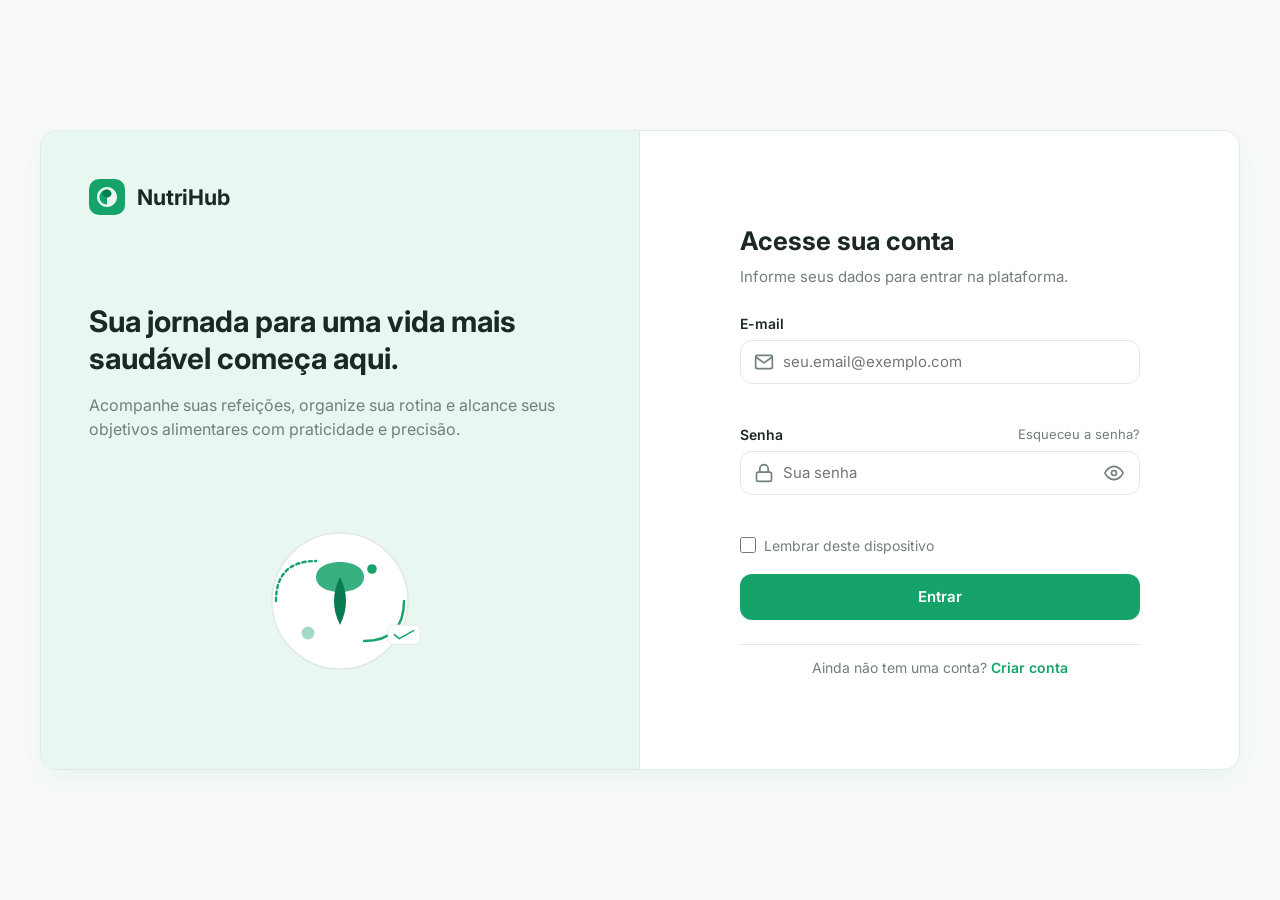
<file: FRONT/HTML/home.html>
<!DOCTYPE html>
<html lang="pt-BR">
<head>
  <meta charset="UTF-8">
  <meta name="viewport" content="width=device-width, initial-scale=1.0">
  <title>NutriHub - Home</title>
  <link rel="preconnect" href="https://fonts.googleapis.com">
  <link rel="preconnect" href="https://fonts.gstatic.com" crossorigin>
  <link href="https://fonts.googleapis.com/css2?family=Inter:wght@400;500;600;700&display=swap" rel="stylesheet">
  <link rel="stylesheet" href="../CSS/home.css">
</head>
<body>

  <div class="dashboard-layout">
    <!-- SIDEBAR FIXA À ESQUERDA -->
    <aside class="sidebar">
      <div class="sidebar-brand">
        <a href="../HTML/home.html" class="brand-logo">
          <svg class="logo-icon" width="32" height="32" viewBox="0 0 36 36" fill="none" xmlns="http://www.w3.org/2000/svg">
            <rect width="36" height="36" rx="10" fill="#16A36A"/>
            <path d="M18 8C12.4772 8 8 12.4772 8 18C8 23.5228 12.4772 28 18 28C23.5228 28 28 23.5228 28 18C28 18 13.8579 10.5 18 10.5V25.5Z" fill="#E8F7EF"/>
            <path d="M22.5 14.5C22.5 16.7091 20.4853 18.5 18 18.5C15.5147 18.5 13.5 16.7091 13.5 14.5C13.5 12.2909 15.5147 10.5 18 10.5C20.4853 10.5 22.5 12.2909 22.5 14.5Z" fill="#087B50"/>
          </svg>
          <span class="brand-name">NutriHub</span>
        </a>
      </div>

      <nav class="sidebar-nav">
        <!-- PRINCIPAL -->
        <div class="nav-group">
          <span class="nav-label">Principal</span>
          <a href="../HTML/home.html" class="nav-item active">
            <svg class="nav-icon" width="20" height="20" viewBox="0 0 24 24" fill="none" stroke="currentColor" stroke-width="2"><path d="M3 9l9-7 9 7v11a2 2 0 0 1-2 2H5a2 2 0 0 1-2-2z"></path><polyline points="9 22 9 12 15 12 15 22"></polyline></svg>
            <span>Home</span>
          </a>
        </div>

        <!-- ALIMENTAÇÃO -->
        <div class="nav-group">
          <span class="nav-label">Alimentação</span>
          <a href="../HTML/hist.html" class="nav-item">
            <svg class="nav-icon" width="20" height="20" viewBox="0 0 24 24" fill="none" stroke="currentColor" stroke-width="2"><circle cx="12" cy="12" r="10"></circle><polyline points="12 6 12 12 16 14"></polyline></svg>
            <span>Histórico Alimentar</span>
          </a>
          <a href="../HTML/plano.html" class="nav-item">
            <svg class="nav-icon" width="20" height="20" viewBox="0 0 24 24" fill="none" stroke="currentColor" stroke-width="2"><rect x="3" y="4" width="18" height="18" rx="2" ry="2"></rect><line x1="16" y1="2" x2="16" y2="6"></line><line x1="8" y1="2" x2="8" y2="6"></line><line x1="3" y1="10" x2="21" y2="10"></line></svg>
            <span>Plano Alimentar</span>
          </a>
        </div>

        <!-- ACOMPANHAMENTO -->
        <div class="nav-group">
          <span class="nav-label">Acompanhamento</span>
          <a href="../HTML/metas.html" class="nav-item">
            <svg class="nav-icon" width="20" height="20" viewBox="0 0 24 24" fill="none" stroke="currentColor" stroke-width="2"><circle cx="12" cy="12" r="10"></circle><circle cx="12" cy="12" r="6"></circle><circle cx="12" cy="12" r="2"></circle></svg>
            <span>Metas</span>
          </a>
          <a href="../HTML/progresso.html" class="nav-item">
            <svg class="nav-icon" width="20" height="20" viewBox="0 0 24 24" fill="none" stroke="currentColor" stroke-width="2"><polyline points="23 6 13.5 15.5 8.5 10.5 1 18"></polyline><polyline points="17 6 23 6 23 12"></polyline></svg>
            <span>Meu Progresso</span>
          </a>
          <a href="../HTML/perfil.html" class="nav-item">
            <svg class="nav-icon" width="20" height="20" viewBox="0 0 24 24" fill="none" stroke="currentColor" stroke-width="2"><path d="M20 21v-2a4 4 0 0 0-4-4H8a4 4 0 0 0-4 4v2"></path><circle cx="12" cy="7" r="4"></circle></svg>
            <span>Meu Perfil</span>
          </a>
        </div>

        <!-- CONFIGURAÇÕES -->
        <div class="nav-group nav-group-bottom">
          <span class="nav-label">Configurações</span>
          <a href="../HTML/config.html" class="nav-item">
            <svg class="nav-icon" width="20" height="20" viewBox="0 0 24 24" fill="none" stroke="currentColor" stroke-width="2"><circle cx="12" cy="12" r="3"></circle><path d="M19.4 15a1.65 1.65 0 0 0 .33 1.82l.06.06a2 2 0 0 1 0 2.83 2 2 0 0 1-2.83 0l-.06-.06a1.65 1.65 0 0 0-1.82-.33 1.65 1.65 0 0 0-1 1.51V21a2 2 0 0 1-2 2 2 2 0 0 1-2-2v-.09A1.65 1.65 0 0 0 9 19.4a1.65 1.65 0 0 0-1.82.33l-.06.06a2 2 0 0 1-2.83 0l-.06-.06a2 2 0 0 1 0-2.83l.06-.06a1.65 1.65 0 0 0 .33-1.82l-.06-.06a2 2 0 0 1 0-2.83 2 2 0 0 1 2.83 0l.06.06a1.65 1.65 0 0 0 1.82.33H9a1.65 1.65 0 0 0 1-1.51V3a2 2 0 0 1 2-2 2 2 0 0 1 2 2v.09a1.65 1.65 0 0 0 1 1.51 1.65 1.65 0 0 0 1.82-.33l.06-.06a2 2 0 0 1 2.83 0l.06.06a2 2 0 0 1 0 2.83l-.06.06a1.65 1.65 0 0 0-.33 1.82V9a1.65 1.65 0 0 0 1.51 1H21a2 2 0 0 1 2 2 2 2 0 0 1-2 2h-.09a1.65 1.65 0 0 0-1.51 1z"></path></svg>
            <span>Configurações</span>
          </a>
          <a href="../HTML/index.html" class="nav-item nav-logout">
            <svg class="nav-icon" width="20" height="20" viewBox="0 0 24 24" fill="none" stroke="currentColor" stroke-width="2"><path d="M9 21H5a2 2 0 0 1-2-2V5a2 2 0 0 1 2-2h4"></path><polyline points="16 17 21 12 16 7"></polyline><line x1="21" y1="12" x2="9" y2="12"></line></svg>
            <span>Sair da Conta</span>
          </a>
        </div>
      </nav>
    </aside>

    <!-- ÁREA PRINCIPAL -->
    <main class="main-content">
      <!-- CABEÇALHO DA PÁGINA -->
      <header class="page-header">
        <div class="header-titles">
          <h1 class="page-title">Olá, Usuário! 👋</h1>
          <p class="page-description">Boas-vindas ao NutriHub. Vamos acompanhar sua evolução hoje?</p>
        </div>

        <div class="header-actions">
          <button type="button" class="btn-water-header" id="btn-open-water-modal" title="Registrar ingestão de água" aria-label="Registrar ingestão de água" aria-haspopup="dialog" aria-controls="water-modal">
            <svg width="18" height="18" viewBox="0 0 24 24" fill="none" stroke="currentColor" stroke-width="2" stroke-linecap="round" stroke-linejoin="round">
              <path d="M12 2.69l5.66 5.66a8 8 0 1 1-11.31 0z"></path>
            </svg>
            <span>Registrar água</span>
          </button>

          <div class="user-avatar">—</div>
        </div>
      </header>

      <!-- CARDS DE ATALHO RÁPIDO -->
      <section class="quick-actions-grid">
        <a href="../HTML/registro.html" class="action-card">
          <div class="action-icon">
            <svg width="22" height="22" viewBox="0 0 24 24" fill="none" stroke="#16A36A" stroke-width="2"><circle cx="12" cy="12" r="10"></circle><line x1="12" y1="8" x2="12" y2="16"></line><line x1="8" y1="12" x2="16" y2="12"></line></svg>
          </div>
          <span class="action-title">Registrar refeição</span>
        </a>

        <a href="../HTML/hist.html" class="action-card">
          <div class="action-icon">
            <svg width="22" height="22" viewBox="0 0 24 24" fill="none" stroke="#16A36A" stroke-width="2"><circle cx="12" cy="12" r="10"></circle><polyline points="12 6 12 12 16 14"></polyline></svg>
          </div>
          <span class="action-title">Consultar histórico</span>
        </a>

        <a href="../HTML/metas.html" class="action-card">
          <div class="action-icon">
            <svg width="22" height="22" viewBox="0 0 24 24" fill="none" stroke="#16A36A" stroke-width="2"><circle cx="12" cy="12" r="10"></circle><circle cx="12" cy="12" r="6"></circle><circle cx="12" cy="12" r="2"></circle></svg>
          </div>
          <span class="action-title">Criar nova meta</span>
        </a>
      </section>

      <!-- MÉTRICAS DE HOJE -->
      <section class="overview-section">
        <h2 class="section-title">Como está sua rotina hoje?</h2>

        <div class="overview-grid">
          <div class="metric-card">
            <span class="metric-label">Refeições registradas</span>
            <div class="metric-value-row">
              <span class="metric-value" id="val-home-meals">0</span>
              <span class="metric-unit">refeições hoje</span>
            </div>
            <span class="metric-subtext" id="sub-home-meals">Nenhum registro efetuado</span>
          </div>

          <div class="metric-card">
            <span class="metric-label">Progresso diário</span>
            <div class="metric-value-row">
              <span class="metric-value" id="val-home-progress">0%</span>
            </div>
            <div class="progress-bar-bg">
              <div class="progress-bar-fill" id="fill-home-progress" style="width: 0%;"></div>
            </div>
          </div>

          <div class="metric-card">
            <span class="metric-label">Metas ativas</span>
            <div class="metric-value-row">
              <span class="metric-value" id="val-home-goals">0</span>
              <span class="metric-unit">metas</span>
            </div>
            <span class="pill-tag" id="tag-home-goals">Nenhuma meta definida</span>
          </div>

          <div class="metric-card">
            <span class="metric-label">Consistência</span>
            <div class="metric-value-row">
              <span class="metric-value" id="val-home-streak">0</span>
              <span class="metric-unit">dias</span>
            </div>
            <span class="metric-subtext">Comece seu primeiro dia</span>
          </div>
        </div>

        <article class="water-summary-card" aria-labelledby="water-summary-title">
          <div class="water-summary-icon" aria-hidden="true">💧</div>
          <div class="water-summary-content">
            <div class="water-summary-heading">
              <div>
                <h3 id="water-summary-title">Hidratação de hoje</h3>
                <p id="water-summary-caption" aria-live="polite">Registre sua ingestão para acompanhar sua evolução.</p>
              </div>
              <strong class="water-summary-total" id="home-water-total" aria-live="polite">0 ml</strong>
            </div>
            <div class="water-summary-track" role="progressbar" aria-label="Progresso da hidratação" aria-valuemin="0" aria-valuemax="100" aria-valuenow="0" id="home-water-progressbar">
              <div class="water-summary-fill" id="home-water-fill" style="width: 0%"></div>
            </div>
            <span class="water-summary-foot" id="home-water-goal">Registre sua primeira ingestão para criar a meta de hidratação.</span>
          </div>
          <button type="button" class="water-summary-action" id="btn-open-water-card" aria-haspopup="dialog" aria-controls="water-modal">💧 Registrar água</button>
        </article>
      </section>

      <!-- SEÇÃO MINHA ALIMENTAÇÃO HOJE -->
      <section class="section-card">
        <div class="section-header">
          <div>
            <h2 class="section-title">Minha alimentação hoje</h2>
            <p class="section-subtitle">Refeições e hidratações registradas nesta data</p>
          </div>
          <a href="../HTML/registro.html" class="btn-primary-sm">+ Registrar refeição</a>
        </div>

        <div class="empty-state-box" id="home-empty-today">
          <div class="empty-icon-circle">
            <svg width="24" height="24" viewBox="0 0 24 24" fill="none" stroke="#718078" stroke-width="2"><circle cx="12" cy="12" r="10"></circle><line x1="8" y1="12" x2="16" y2="12"></line></svg>
          </div>
          <h3 class="empty-box-title">Você ainda não possui refeições registradas hoje.</h3>
          <p class="empty-box-text">Comece registrando sua primeira refeição para acompanhar sua rotina alimentar e ver sua evolução.</p>
          <a href="../HTML/registro.html" class="btn-secondary-sm">Registrar primeira refeição</a>
        </div>

        <div id="home-today-meals-list" class="styled-meals-grid" hidden></div>
      </section>

      <!-- SEÇÃO MINHA EVOLUÇÃO -->
      <section class="section-card">
        <div class="section-header">
          <div>
            <h2 class="section-title">Minha evolução</h2>
            <p class="section-subtitle">Acompanhe a frequência dos seus registros ao longo do tempo</p>
          </div>
          <div class="filter-pills">
            <button type="button" class="pill-btn active" data-chart-period="7">Últimos 7 dias</button>
            <button type="button" class="pill-btn" data-chart-period="30">Últimos 30 dias</button>
          </div>
        </div>

        <div class="chart-container-box">
          <div class="chart-meta-info">
            <span class="chart-summary-text" id="chart-summary-text">Exibindo registros diários.</span>
            <div class="chart-legend">
              <span class="legend-dot"></span>
              <span>Registros realizados</span>
            </div>
          </div>
          <div class="bars-chart-wrapper">
            <div class="bars-chart" id="evolution-chart-bars"></div>
          </div>
        </div>
      </section>
    </main>
  </div>

  <!-- MODAL DE REGISTRO DE ÁGUA -->
  <div class="modal-overlay" id="water-modal" hidden>
    <div class="modal-card modal-card-sm water-modal-card" role="dialog" aria-modal="true" aria-labelledby="water-modal-title">
      <div class="modal-header">
        <div class="modal-title-group">
          <span class="modal-water-icon">💧</span>
          <h2 class="modal-title" id="water-modal-title">Quanto de água você bebeu?</h2>
        </div>
        <button type="button" class="btn-close-modal" id="btn-close-water-modal" aria-label="Fechar">&times;</button>
      </div>

      <form id="water-quick-form">
        <p class="water-modal-description">Selecione uma quantidade ou informe exatamente quanto você consumiu.</p>

        <div class="water-quick-buttons">
          <button type="button" class="btn-water-quick" data-amount="200">🥛 <strong>200 ml</strong><span>Copo</span></button>
          <button type="button" class="btn-water-quick" data-amount="300">🥤 <strong>300 ml</strong><span>Copo grande</span></button>
          <button type="button" class="btn-water-quick" data-amount="500">🧴 <strong>500 ml</strong><span>Garrafa</span></button>
        </div>

        <div class="form-group water-custom-field">
          <label for="modal-water-input">Quantidade personalizada</label>
          <div class="water-input-wrap">
            <input type="number" id="modal-water-input" class="form-input" placeholder="Ex.: 250" min="1" max="5000" step="1" inputmode="numeric" autocomplete="off" required>
            <span>ml</span>
          </div>
        </div>

        <div class="modal-actions">
          <button type="button" class="btn-secondary" id="btn-cancel-water-modal">Cancelar</button>
          <button type="submit" class="btn-primary water-save-button">Salvar ingestão</button>
        </div>
      </form>
    </div>
  </div>

  <!-- MODAL DE BOAS-VINDAS -->
  <div class="welcome-modal-overlay" id="welcome-modal" hidden>
    <div class="welcome-modal" role="dialog" aria-modal="true" aria-labelledby="welcome-modal-title">
      <button type="button" class="welcome-modal-close" id="welcome-close" aria-label="Fechar">
        <svg width="20" height="20" viewBox="0 0 24 24" fill="none" stroke="currentColor" stroke-width="2" stroke-linecap="round" stroke-linejoin="round"><line x1="18" y1="6" x2="6" y2="18"></line><line x1="6" y1="6" x2="18" y2="18"></line></svg>
      </button>

      <div class="welcome-modal-badge">
        <svg width="32" height="32" viewBox="0 0 36 36" fill="none" xmlns="http://www.w3.org/2000/svg">
          <rect width="36" height="36" rx="10" fill="#16A36A"/>
          <path d="M18 8C12.4772 8 8 12.4772 8 18C8 23.5228 12.4772 28 18 28C23.5228 28 28 23.5228 28 18C28 18 13.8579 10.5 18 10.5V25.5Z" fill="#E8F7EF"/>
          <path d="M22.5 14.5C22.5 16.7091 20.4853 18.5 18 18.5C15.5147 18.5 13.5 16.7091 13.5 14.5C13.5 12.2909 15.5147 10.5 18 10.5C20.4853 10.5 22.5 12.2909 22.5 14.5Z" fill="#087B50"/>
        </svg>
      </div>

      <h2 class="welcome-modal-title" id="welcome-modal-title">Boas-vindas ao NutriHub! 🎉</h2>
      <p class="welcome-modal-text">O NutriHub é a sua plataforma para organizar a rotina alimentar, acompanhar hábitos e alcançar seus objetivos de saúde de forma simples e personalizada.</p>

      <ul class="welcome-modal-features">
        <li>
          <span class="welcome-feature-icon">
            <svg width="18" height="18" viewBox="0 0 24 24" fill="none" stroke="#16A36A" stroke-width="2" stroke-linecap="round" stroke-linejoin="round"><circle cx="12" cy="12" r="10"></circle><polyline points="12 6 12 12 16 14"></polyline></svg>
          </span>
          <span><strong>Registre suas refeições</strong> e consulte o histórico alimentar sempre que precisar.</span>
        </li>
        <li>
          <span class="welcome-feature-icon">
            <svg width="18" height="18" viewBox="0 0 24 24" fill="none" stroke="#16A36A" stroke-width="2" stroke-linecap="round" stroke-linejoin="round"><rect x="3" y="4" width="18" height="18" rx="2" ry="2"></rect><line x1="16" y1="2" x2="16" y2="6"></line><line x1="8" y1="2" x2="8" y2="6"></line><line x1="3" y1="10" x2="21" y2="10"></line></svg>
          </span>
          <span><strong>Siga seu plano alimentar</strong> montado de acordo com as suas respostas do questionário.</span>
        </li>
        <li>
          <span class="welcome-feature-icon">
            <svg width="18" height="18" viewBox="0 0 24 24" fill="none" stroke="#16A36A" stroke-width="2" stroke-linecap="round" stroke-linejoin="round"><circle cx="12" cy="12" r="10"></circle><circle cx="12" cy="12" r="6"></circle><circle cx="12" cy="12" r="2"></circle></svg>
          </span>
          <span><strong>Defina metas e acompanhe seu progresso</strong> para manter a consistência no dia a dia.</span>
        </li>
      </ul>

      <p class="welcome-modal-tip"><strong>Próximo passo:</strong> complete seus dados de perfil para ter uma experiência mais personalizada e completa.</p>

      <div class="welcome-modal-actions">
        <a href="../HTML/perfil.html" class="welcome-btn-primary" id="welcome-go-config">Configurar perfil</a>
        <button type="button" class="welcome-btn-secondary" id="welcome-later">Agora não</button>
      </div>
    </div>
  </div>

  <script src="../JAVASCRIPT/SERVICES/api.js" defer></script>
  <script src="../JAVASCRIPT/SERVICES/auth.js" defer></script>
  <script src="../JAVASCRIPT/app.js" defer></script>
</body>
</html>
</file>
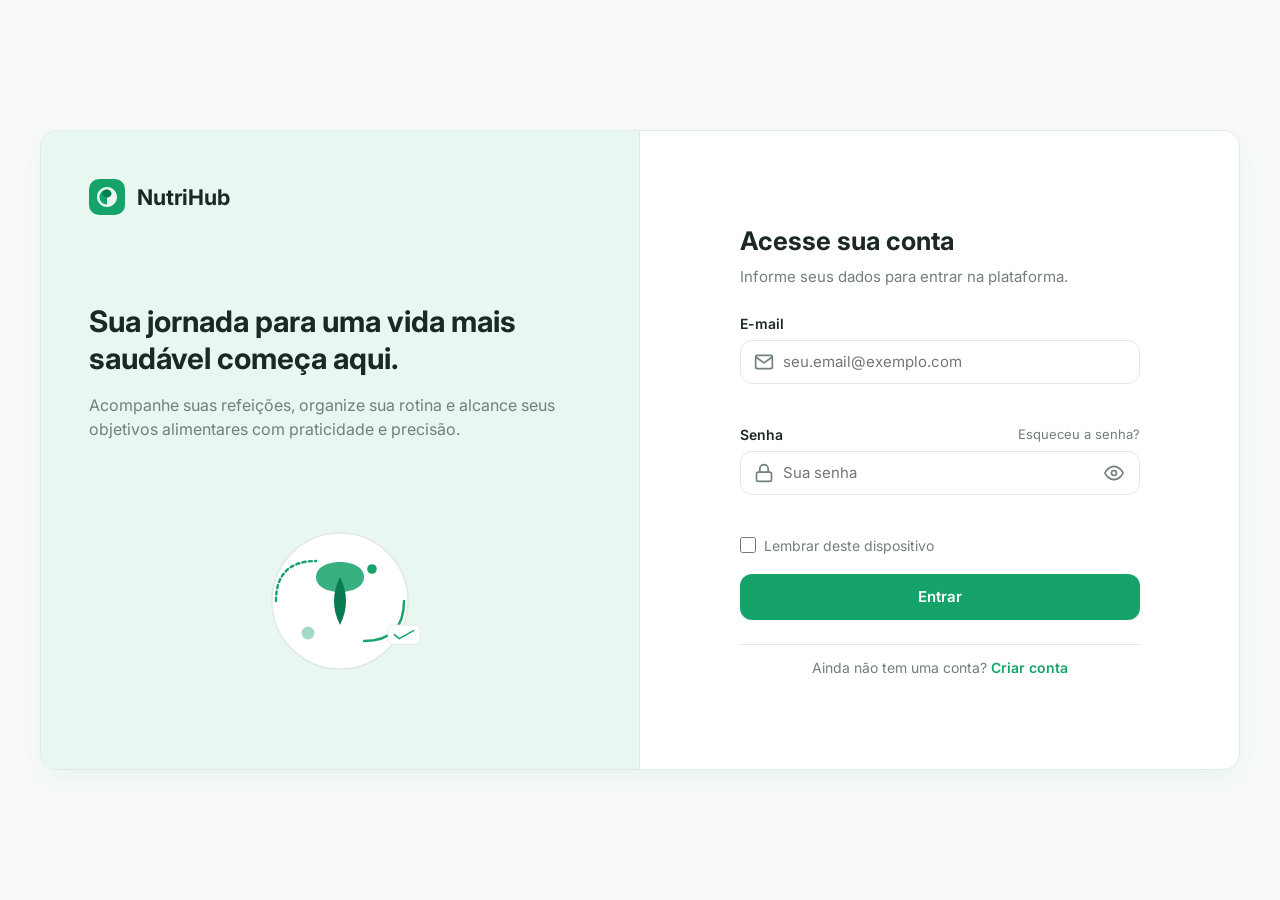
<file: FRONT/HTML/metas.html>
<!DOCTYPE html>
<html lang="pt-BR">
<head>
  <meta charset="UTF-8">
  <meta name="viewport" content="width=device-width, initial-scale=1.0">
  <title>NutriHub - Metas Nutricionais</title>
  <link rel="preconnect" href="https://fonts.googleapis.com">
  <link rel="preconnect" href="https://fonts.gstatic.com" crossorigin>
  <link href="https://fonts.googleapis.com/css2?family=Inter:wght@400;500;600;700&display=swap" rel="stylesheet">
  <link rel="stylesheet" href="../CSS/metas.css">
</head>
<body>

  <div class="dashboard-layout">
    <!-- SIDEBAR FIXA À ESQUERDA -->
    <aside class="sidebar">
      <div class="sidebar-brand">
        <a href="../HTML/home.html" class="brand-logo">
          <svg class="logo-icon" width="32" height="32" viewBox="0 0 36 36" fill="none" xmlns="http://www.w3.org/2000/svg">
            <rect width="36" height="36" rx="10" fill="#16A36A"/>
            <path d="M18 8C12.4772 8 8 12.4772 8 18C8 23.5228 12.4772 28 18 28C23.5228 28 28 23.5228 28 18C28 12.4772 23.5228 8 18 8ZM18 25.5C13.8579 25.5 10.5 22.1421 10.5 18C10.5 13.8579 13.8579 10.5 18 10.5V25.5Z" fill="#E8F7EF"/>
            <path d="M22.5 14.5C22.5 16.7091 20.4853 18.5 18 18.5C15.5147 18.5 13.5 16.7091 13.5 14.5C13.5 12.2909 15.5147 10.5 18 10.5C20.4853 10.5 22.5 12.2909 22.5 14.5Z" fill="#087B50"/>
          </svg>
          <span class="brand-name">NutriHub</span>
        </a>
      </div>

      <nav class="sidebar-nav">
        <!-- PRINCIPAL -->
        <div class="nav-group">
          <span class="nav-label">Principal</span>
          <a href="../HTML/home.html" class="nav-item">
            <svg class="nav-icon" width="20" height="20" viewBox="0 0 24 24" fill="none" stroke="currentColor" stroke-width="2"><path d="M3 9l9-7 9 7v11a2 2 0 0 1-2 2H5a2 2 0 0 1-2-2z"></path><polyline points="9 22 9 12 15 12 15 22"></polyline></svg>
            <span>Home</span>
          </a>
        </div>

        <!-- ALIMENTAÇÃO -->
        <div class="nav-group">
          <span class="nav-label">Alimentação</span>
          <a href="../HTML/hist.html" class="nav-item">
            <svg class="nav-icon" width="20" height="20" viewBox="0 0 24 24" fill="none" stroke="currentColor" stroke-width="2"><circle cx="12" cy="12" r="10"></circle><polyline points="12 6 12 12 16 14"></polyline></svg>
            <span>Histórico Alimentar</span>
          </a>
          <a href="../HTML/plano.html" class="nav-item">
            <svg class="nav-icon" width="20" height="20" viewBox="0 0 24 24" fill="none" stroke="currentColor" stroke-width="2"><rect x="3" y="4" width="18" height="18" rx="2" ry="2"></rect><line x1="16" y1="2" x2="16" y2="6"></line><line x1="8" y1="2" x2="8" y2="6"></line><line x1="3" y1="10" x2="21" y2="10"></line></svg>
            <span>Plano Alimentar</span>
          </a>
        </div>

        <!-- ACOMPANHAMENTO -->
        <div class="nav-group">
          <span class="nav-label">Acompanhamento</span>
          <a href="../HTML/metas.html" class="nav-item active">
            <svg class="nav-icon" width="20" height="20" viewBox="0 0 24 24" fill="none" stroke="currentColor" stroke-width="2"><circle cx="12" cy="12" r="10"></circle><circle cx="12" cy="12" r="6"></circle><circle cx="12" cy="12" r="2"></circle></svg>
            <span>Metas</span>
          </a>
          <a href="../HTML/progresso.html" class="nav-item">
            <svg class="nav-icon" width="20" height="20" viewBox="0 0 24 24" fill="none" stroke="currentColor" stroke-width="2"><polyline points="23 6 13.5 15.5 8.5 10.5 1 18"></polyline><polyline points="17 6 23 6 23 12"></polyline></svg>
            <span>Meu Progresso</span>
          </a>
          <a href="../HTML/perfil.html" class="nav-item">
            <svg class="nav-icon" width="20" height="20" viewBox="0 0 24 24" fill="none" stroke="currentColor" stroke-width="2"><path d="M20 21v-2a4 4 0 0 0-4-4H8a4 4 0 0 0-4 4v2"></path><circle cx="12" cy="7" r="4"></circle></svg>
            <span>Meu Perfil</span>
          </a>
        </div>

        <!-- CONFIGURAÇÕES -->
        <div class="nav-group nav-group-bottom">
          <span class="nav-label">Configurações</span>
          <a href="../HTML/config.html" class="nav-item">
            <svg class="nav-icon" width="20" height="20" viewBox="0 0 24 24" fill="none" stroke="currentColor" stroke-width="2"><circle cx="12" cy="12" r="3"></circle><path d="M19.4 15a1.65 1.65 0 0 0 .33 1.82l.06.06a2 2 0 0 1 0 2.83 2 2 0 0 1-2.83 0l-.06-.06a1.65 1.65 0 0 0-1.82-.33 1.65 1.65 0 0 0-1 1.51V21a2 2 0 0 1-2 2 2 2 0 0 1-2-2v-.09A1.65 1.65 0 0 0 9 19.4a1.65 1.65 0 0 0-1.82.33l-.06.06a2 2 0 0 1-2.83 0 2 2 0 0 1 0-2.83l.06-.06a1.65 1.65 0 0 0 .33-1.82 1.65 1.65 0 0 0-1.51-1H3a2 2 0 0 1-2-2 2 2 0 0 1 2-2h.09A1.65 1.65 0 0 0 4.6 9a1.65 1.65 0 0 0-.33-1.82l-.06-.06a2 2 0 0 1 0-2.83 2 2 0 0 1 2.83 0l.06.06a1.65 1.65 0 0 0 1.82.33H9a1.65 1.65 0 0 0 1-1.51V3a2 2 0 0 1 2-2 2 2 0 0 1 2 2v.09a1.65 1.65 0 0 0 1 1.51 1.65 1.65 0 0 0 1.82-.33l.06-.06a2 2 0 0 1 2.83 0 2 2 0 0 1 0 2.83l-.06.06a1.65 1.65 0 0 0-.33 1.82V9a1.65 1.65 0 0 0 1.51 1H21a2 2 0 0 1 2 2 2 2 0 0 1-2 2h-.09a1.65 1.65 0 0 0-1.51 1z"></path></svg>
            <span>Configurações</span>
          </a>
          <a href="../HTML/index.html" class="nav-item nav-logout">
            <svg class="nav-icon" width="20" height="20" viewBox="0 0 24 24" fill="none" stroke="currentColor" stroke-width="2"><path d="M9 21H5a2 2 0 0 1-2-2V5a2 2 0 0 1 2-2h4"></path><polyline points="16 17 21 12 16 7"></polyline><line x1="21" y1="12" x2="9" y2="12"></line></svg>
            <span>Sair da Conta</span>
          </a>
        </div>
      </nav>
    </aside>

    <!-- ÁREA PRINCIPAL -->
    <main class="main-content">
      <!-- CABEÇALHO DA PÁGINA -->
      <header class="page-header">
        <div class="header-titles">
          <h1 class="page-title">Metas Nutricionais</h1>
          <p class="page-description">Defina seus objetivos alimentares e acompanhe sua consistência diária e semanal.</p>
        </div>

        <div class="header-actions">
          <button type="button" class="btn-icon" aria-label="Notificações">
            <svg width="20" height="20" viewBox="0 0 24 24" fill="none" stroke="currentColor" stroke-width="2" stroke-linecap="round" stroke-linejoin="round"><path d="M18 8A6 6 0 0 0 6 8c0 7-3 9-3 9h18s-3-2-3-9"></path><path d="M13.73 21a2 2 0 0 1-3.46 0"></path></svg>
          </button>
          <div class="user-avatar" id="header-avatar">—</div>
        </div>
      </header>

      <!-- AÇÕES DO TOPO E BOTÃO DE CRIAR META -->
      <div class="action-bar-top">
        <button type="button" class="btn-primary" id="btn-open-meta-modal">
          <svg width="18" height="18" viewBox="0 0 24 24" fill="none" stroke="currentColor" stroke-width="2.5" stroke-linecap="round" stroke-linejoin="round"><line x1="12" y1="5" x2="12" y2="19"></line><line x1="5" y1="12" x2="19" y2="12"></line></svg>
          <span>Criar nova meta</span>
        </button>
      </div>

      <!-- CARDS INFORMATIVOS (INDICADORES) -->
      <section class="goals-metrics-grid">
        <div class="metric-card">
          <div class="metric-icon">
            <svg width="22" height="22" viewBox="0 0 24 24" fill="none" stroke="#16A36A" stroke-width="2"><circle cx="12" cy="12" r="10"></circle><circle cx="12" cy="12" r="6"></circle><circle cx="12" cy="12" r="2"></circle></svg>
          </div>
          <div class="metric-data">
            <span class="metric-value" id="val-active-goals">0</span>
            <span class="metric-label">Metas Ativas</span>
          </div>
        </div>

        <div class="metric-card">
          <div class="metric-icon">
            <svg width="22" height="22" viewBox="0 0 24 24" fill="none" stroke="#16A36A" stroke-width="2"><path d="M22 11.08V12a10 10 0 1 1-5.93-9.14"></path><polyline points="22 4 12 14.01 9 11.01"></polyline></svg>
          </div>
          <div class="metric-data">
            <span class="metric-value" id="val-completed-today">0</span>
            <span class="metric-label">Concluídas Hoje</span>
          </div>
        </div>

        <div class="metric-card">
          <div class="metric-icon">
            <svg width="22" height="22" viewBox="0 0 24 24" fill="none" stroke="#16A36A" stroke-width="2"><polyline points="23 6 13.5 15.5 8.5 10.5 1 18"></polyline><polyline points="17 6 23 6 23 12"></polyline></svg>
          </div>
          <div class="metric-data">
            <span class="metric-value" id="val-success-rate">0%</span>
            <span class="metric-label">Taxa de Sucesso</span>
          </div>
        </div>

        <div class="metric-card">
          <div class="metric-icon">
            <svg width="22" height="22" viewBox="0 0 24 24" fill="none" stroke="#16A36A" stroke-width="2"><path d="M13 2L3 14h9l-1 8 10-12h-9l1-8z"></path></svg>
          </div>
          <div class="metric-data">
            <span class="metric-value" id="val-streak">0 dias</span>
            <span class="metric-label">Maior Sequência</span>
          </div>
        </div>
      </section>

      <!-- ÁREA DE METAS -->
      <section class="goals-container">
        <div class="section-header">
          <h2 class="section-title">Minhas Metas</h2>
          <div class="filter-pills">
            <button type="button" class="pill-btn active" data-filter="all">Todas</button>
            <button type="button" class="pill-btn" data-filter="diaria">Diárias</button>
            <button type="button" class="pill-btn" data-filter="semanal">Semanais</button>
          </div>
        </div>

        <!-- ESTADO VAZIO INICIAL
        <div class="empty-goals-card" id="empty-goals-state">
          <div class="empty-illustration">
            <svg width="64" height="64" viewBox="0 0 64 64" fill="none" xmlns="http://www.w3.org/2000/svg">
              <circle cx="32" cy="32" r="30" fill="#E8F7EF" stroke="#E1EAE4" stroke-width="2"/>
              <circle cx="32" cy="32" r="16" stroke="#16A36A" stroke-width="2" stroke-dasharray="4 4"/>
              <circle cx="32" cy="32" r="6" fill="#087B50"/>
            </svg>
          </div>
          <h3 class="empty-title">Nenhuma meta cadastrada ainda</h3>
          <p class="empty-text">Crie objetivos para consumo de água, porções de vegetais ou consistência de horários.</p>
          <button type="button" class="btn-primary" id="btn-create-first">
            <span>+ Criar primeira meta</span>
          </button>
        </div> -->

        <!-- GRID DE METAS (RENDERIZADO DINAMICAMENTE VIA JS) -->
        <div class="goals-grid" id="goals-grid" hidden></div>
      </section>
    </main>
  </div>

  <!-- POP-UP / MODAL NO MEIO DA TELA PARA CRIAR METAS -->
  <div class="modal-overlay" id="meta-modal" hidden>
    <div class="modal-card">
      <div class="modal-header">
        <h2 class="modal-title">Nova Meta Personalizada</h2>
        <button type="button" class="btn-close-modal" id="btn-close-meta-modal" aria-label="Fechar">&times;</button>
      </div>

      <form id="meta-form">
        <div class="form-group">
          <label for="meta-title">Título da Meta</label>
          <input type="text" id="meta-title" class="form-input" placeholder="Ex: Beber 3L de água por dia" required>
        </div>

        <div class="form-group">
          <label for="meta-category">Categoria</label>
          <select id="meta-category" class="form-select" required>
            <option value="" disabled selected>Selecione a categoria</option>
            <option value="Hidratação">Hidratação</option>
            <option value="Alimentação">Alimentação</option>
            <option value="Exercício">Exercício</option>
            <option value="Hábito">Outro Hábito</option>
          </select>
        </div>

        <div class="form-grid-modal">
          <div class="form-group">
            <label for="meta-target">Valor Alvo (Meta)</label>
            <input type="number" id="meta-target" class="form-input" placeholder="Ex: 3000" step="1" required>
          </div>

          <div class="form-group">
            <label for="meta-unit">Unidade</label>
            <input type="text" id="meta-unit" class="form-input" placeholder="Ex: ml, g, dias" required>
          </div>
        </div>

        <div class="modal-actions">
          <button type="button" class="btn-secondary" id="btn-cancel-meta">Cancelar</button>
          <button type="submit" class="btn-primary">Salvar Meta</button>
        </div>
      </form>
    </div>
  </div>

  <script src="../JAVASCRIPT/SERVICES/api.js" defer></script>
  <script src="../JAVASCRIPT/SERVICES/auth.js" defer></script>
  <script src="../JAVASCRIPT/app.js" defer></script>
</body>
</html>
</file>
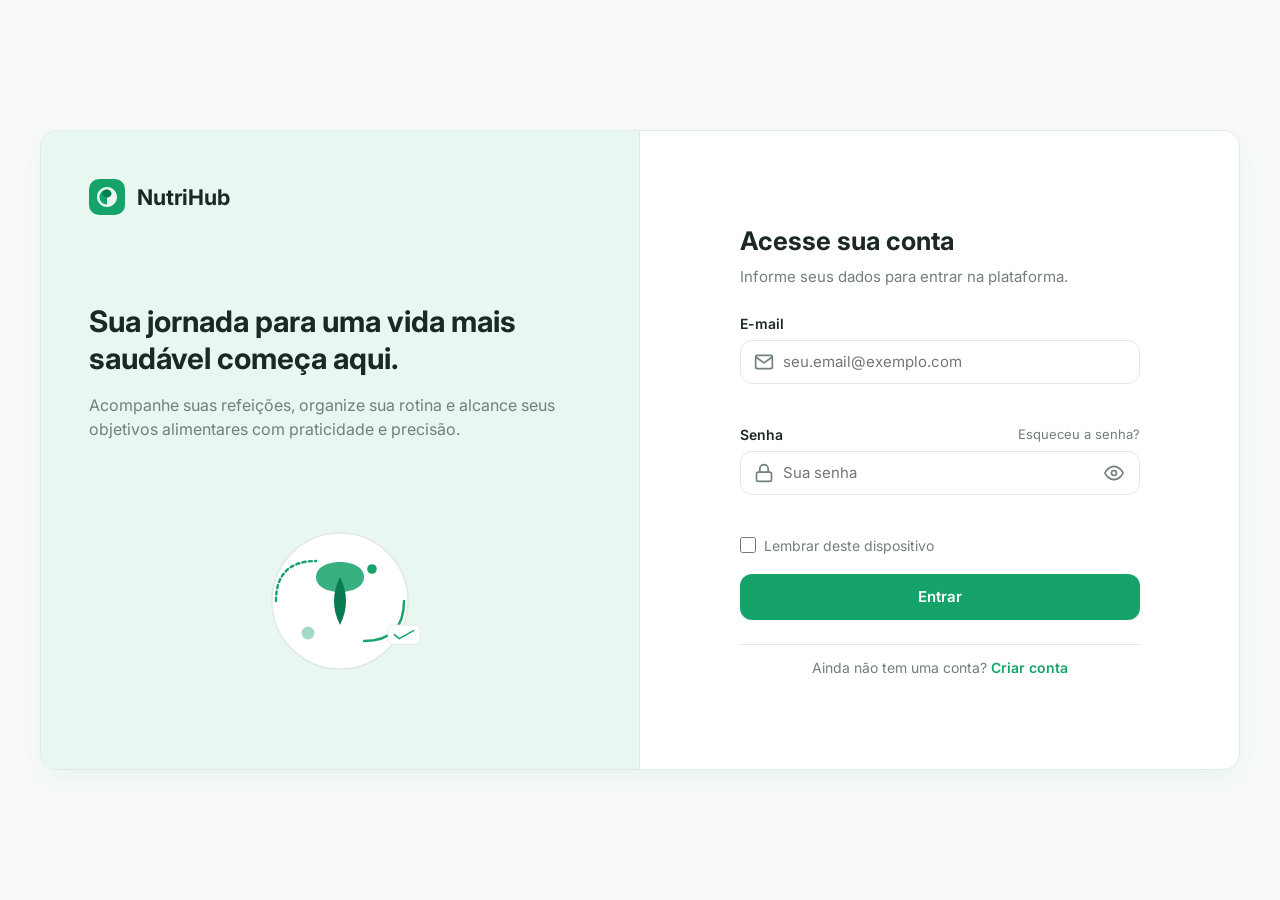
<file: FRONT/HTML/perfil.html>
<!DOCTYPE html>
<html lang="pt-BR">
<head>
  <meta charset="UTF-8">
  <meta name="viewport" content="width=device-width, initial-scale=1.0">
  <title>NutriHub - Perfil do Usuário</title>
  <link rel="preconnect" href="https://fonts.googleapis.com">
  <link rel="preconnect" href="https://fonts.gstatic.com" crossorigin>
  <link href="https://fonts.googleapis.com/css2?family=Inter:wght@400;500;600;700&display=swap" rel="stylesheet">
  <link rel="stylesheet" href="../CSS/perfil.css">
</head>
<body>

  <div class="dashboard-layout">
    <aside class="sidebar">
      <div class="sidebar-brand">
        <a href="home.html" class="brand-logo">
          <svg class="logo-icon" width="32" height="32" viewBox="0 0 36 36" fill="none" xmlns="http://www.w3.org/2000/svg">
            <rect width="36" height="36" rx="10" fill="#16A36A"/>
            <path d="M18 8C12.4772 8 8 12.4772 8 18C8 23.5228 12.4772 28 18 28C23.5228 28 28 23.5228 28 18C28 12.4772 23.5228 8 18 8ZM18 25.5C13.8579 25.5 10.5 22.1421 10.5 18C10.5 13.8579 13.8579 10.5 18 10.5V25.5Z" fill="#E8F7EF"/>
            <path d="M22.5 14.5C22.5 16.7091 20.4853 18.5 18 18.5C15.5147 18.5 13.5 16.7091 13.5 14.5C13.5 12.2909 15.5147 10.5 18 10.5C20.4853 10.5 22.5 12.2909 22.5 14.5Z" fill="#087B50"/>
          </svg>
          <span class="brand-name">NutriHub</span>
        </a>
      </div>

      <nav class="sidebar-nav">
        <div class="nav-group">
          <span class="nav-label">Principal</span>
          <a href="home.html" class="nav-item">
            <svg class="nav-icon" width="20" height="20" viewBox="0 0 24 24" fill="none" stroke="currentColor" stroke-width="2"><path d="M3 9l9-7 9 7v11a2 2 0 0 1-2 2H5a2 2 0 0 1-2-2z"></path><polyline points="9 22 9 12 15 12 15 22"></polyline></svg>
            <span>Home</span>
          </a>
        </div>

        <div class="nav-group">
          <span class="nav-label">Alimentação</span>
          <a href="hist.html" class="nav-item">
            <svg class="nav-icon" width="20" height="20" viewBox="0 0 24 24" fill="none" stroke="currentColor" stroke-width="2"><circle cx="12" cy="12" r="10"></circle><polyline points="12 6 12 12 16 14"></polyline></svg>
            <span>Histórico Alimentar</span>
          </a>
          <a href="plano.html" class="nav-item">
            <svg class="nav-icon" width="20" height="20" viewBox="0 0 24 24" fill="none" stroke="currentColor" stroke-width="2"><rect x="3" y="4" width="18" height="18" rx="2" ry="2"></rect><line x1="16" y1="2" x2="16" y2="6"></line><line x1="8" y1="2" x2="8" y2="6"></line><line x1="3" y1="10" x2="21" y2="10"></line></svg>
            <span>Plano Alimentar</span>
          </a>
        </div>

        <div class="nav-group">
          <span class="nav-label">Acompanhamento</span>
          <a href="metas.html" class="nav-item">
            <svg class="nav-icon" width="20" height="20" viewBox="0 0 24 24" fill="none" stroke="currentColor" stroke-width="2"><circle cx="12" cy="12" r="10"></circle><circle cx="12" cy="12" r="6"></circle><circle cx="12" cy="12" r="2"></circle></svg>
            <span>Metas</span>
          </a>
          <a href="progresso.html" class="nav-item">
            <svg class="nav-icon" width="20" height="20" viewBox="0 0 24 24" fill="none" stroke="currentColor" stroke-width="2"><polyline points="23 6 13.5 15.5 8.5 10.5 1 18"></polyline><polyline points="17 6 23 6 23 12"></polyline></svg>
            <span>Meu Progresso</span>
          </a>
          <a href="perfil.html" class="nav-item active">
            <svg class="nav-icon" width="20" height="20" viewBox="0 0 24 24" fill="none" stroke="currentColor" stroke-width="2"><path d="M20 21v-2a4 4 0 0 0-4-4H8a4 4 0 0 0-4 4v2"></path><circle cx="12" cy="7" r="4"></circle></svg>
            <span>Meu Perfil</span>
          </a>
        </div>

        <div class="nav-group nav-group-bottom">
          <span class="nav-label">CONFIGURAÇÕES</span>
          <a href="config.html" class="nav-item">
            <svg class="nav-icon" width="20" height="20" viewBox="0 0 24 24" fill="none" stroke="currentColor" stroke-width="2"><circle cx="12" cy="12" r="3"></circle><path d="M19.4 15a1.65 1.65 0 0 0 .33 1.82l.06.06a2 2 0 0 1 0 2.83 2 2 0 0 1-2.83 0l-.06-.06a1.65 1.65 0 0 0-1.82-.33 1.65 1.65 0 0 0-1 1.51V21a2 2 0 0 1-2 2 2 2 0 0 1-2-2v-.09A1.65 1.65 0 0 0 9 19.4a1.65 1.65 0 0 0-1.82.33l-.06.06a2 2 0 0 1-2.83 0 2 2 0 0 1 0-2.83l.06-.06a1.65 1.65 0 0 0 .33-1.82 1.65 1.65 0 0 0-1.51-1H3a2 2 0 0 1-2-2 2 2 0 0 1 2-2h.09A1.65 1.65 0 0 0 4.6 9a1.65 1.65 0 0 0-.33-1.82l-.06-.06a2 2 0 0 1 0-2.83 2 2 0 0 1 2.83 0l.06.06a1.65 1.65 0 0 0 1.82.33H9a1.65 1.65 0 0 0 1-1.51V3a2 2 0 0 1 2-2 2 2 0 0 1 2 2v.09a1.65 1.65 0 0 0 1 1.51 1.65 1.65 0 0 0 1.82-.33l.06-.06a2 2 0 0 1 2.83 0 2 2 0 0 1 0 2.83l-.06.06a1.65 1.65 0 0 0-.33 1.82V9a1.65 1.65 0 0 0 1.51 1H21a2 2 0 0 1 2 2 2 2 0 0 1-2 2h-.09a1.65 1.65 0 0 0-1.51 1z"></path></svg>
            <span>Configurações</span>
          </a>
          <a href="index.html" class="nav-item nav-logout">
            <svg class="nav-icon" width="20" height="20" viewBox="0 0 24 24" fill="none" stroke="currentColor" stroke-width="2"><path d="M9 21H5a2 2 0 0 1-2-2V5a2 2 0 0 1 2-2h4"></path><polyline points="16 17 21 12 16 7"></polyline><line x1="21" y1="12" x2="9" y2="12"></line></svg>
            <span>Sair da Conta</span>
          </a>
        </div>
      </nav>
    </aside>

    <main class="main-content">
      <header class="page-header">
        <div class="header-titles">
          <h1 class="page-title">Perfil Pessoal</h1>
          <p class="page-description">Preencha seus dados corporais para personalizarmos seus indicadores nutricionais.</p>
        </div>
        <div class="header-actions">
          <div class="user-avatar" id="header-avatar">—</div>
        </div>
      </header>

      <form id="perfil-form" class="settings-form">
        <section class="section-card">
          <h2 class="section-title">Informações Pessoais</h2>
          <p class="section-subtitle">Dados cadastrais básicos do seu perfil.</p>

          <div class="form-grid">
            <div class="form-group">
              <label for="perfil-name">Nome Completo</label>
              <input type="text" id="perfil-name" class="form-input" placeholder="Seu nome" required>
            </div>

            <div class="form-group">
              <label for="perfil-birth">Data de Nascimento</label>
              <input type="date" id="perfil-birth" class="form-input" required>
            </div>

            <div class="form-group">
              <label for="perfil-gender">Gênero</label>
              <select id="perfil-gender" class="form-select" required>
                <option value="" disabled selected>Selecione</option>
                <option value="masculino">Masculino</option>
                <option value="feminino">Feminino</option>
                <option value="outro">Outro / Prefiro não informar</option>
              </select>
            </div>

            <div class="form-group">
              <label for="perfil-activity">Nível de Atividade Física</label>
              <select id="perfil-activity" class="form-select" required>
                <option value="" disabled selected>Selecione sua frequência</option>
                <option value="sedentario">Sedentário (pouco ou nenhum exercício)</option>
                <option value="leve">Leve (exercício 1 a 3 dias/semana)</option>
                <option value="moderado">Moderado (exercício 3 a 5 dias/semana)</option>
                <option value="intenso">Intenso (exercício 6 a 7 dias/semana)</option>
              </select>
            </div>
          </div>
        </section>

        <section class="section-card">
          <h2 class="section-title">Dados Biométricos & Metas</h2>
          <p class="section-subtitle">Utilizados para o cálculo do seu progresso e metas de hidratação.</p>

          <div class="form-grid">
            <div class="form-group">
              <label for="perfil-weight">Peso Atual (kg)</label>
              <input type="number" id="perfil-weight" class="form-input" placeholder="Ex: 70.5" step="0.1" required>
            </div>

            <div class="form-group">
              <label for="perfil-target-weight">Meta de Peso (kg)</label>
              <input type="number" id="perfil-target-weight" class="form-input" placeholder="Ex: 65.0" step="0.1">
            </div>

            <div class="form-group full-width">
              <label for="perfil-height">Altura (cm)</label>
              <input type="number" id="perfil-height" class="form-input" placeholder="Ex: 175" required>
            </div>
          </div>
        </section>

        <div class="form-actions">
          <button type="submit" class="btn-primary" id="btn-save-perfil">Salvar e Continuar</button>
        </div>
      </form>
    </main>
  </div>

  <script src="../JAVASCRIPT/SERVICES/api.js" defer></script>
  <script src="../JAVASCRIPT/SERVICES/auth.js" defer></script>
  <script src="../JAVASCRIPT/app.js"></script>
</body>
</html>
</file>
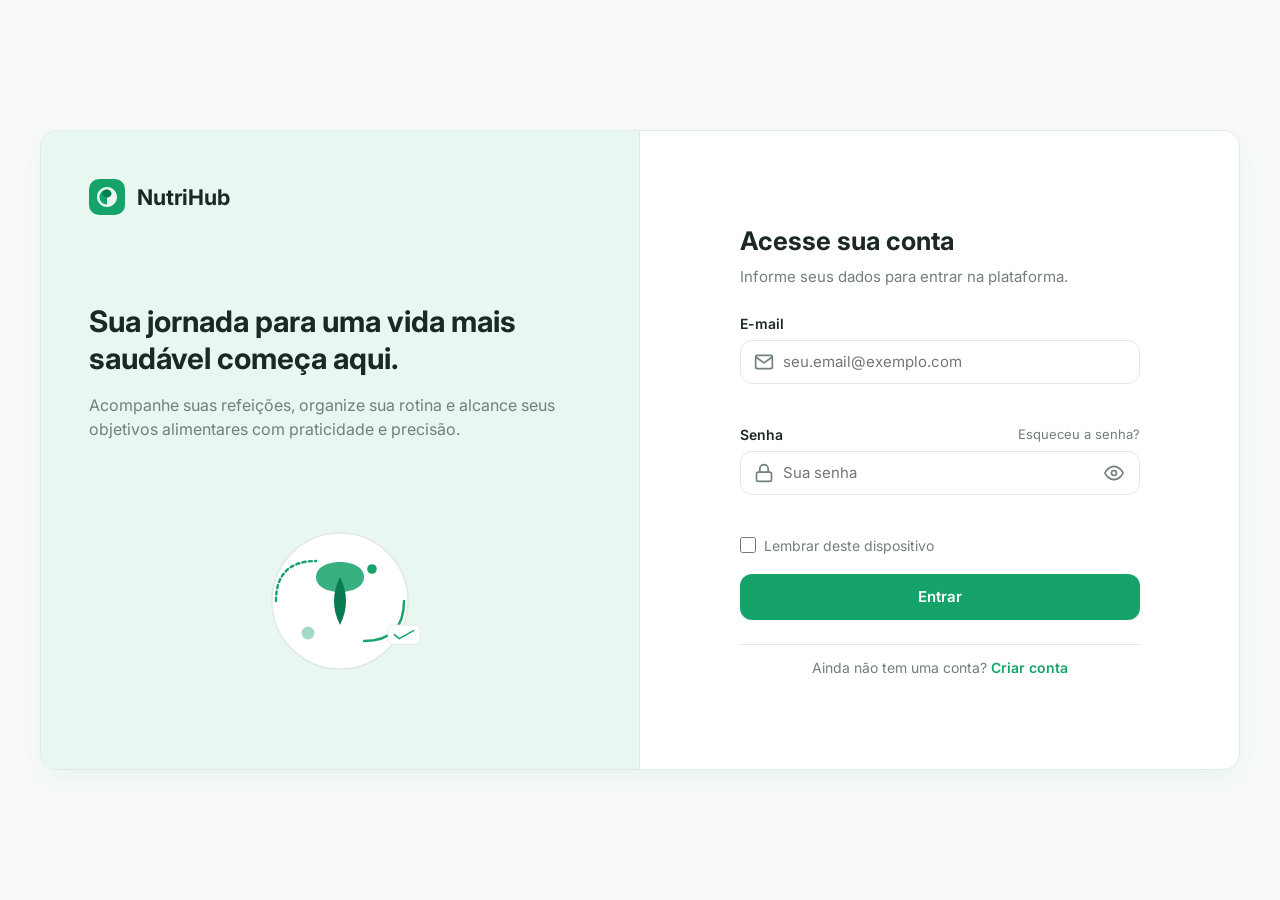
<file: FRONT/HTML/plano.html>
<!DOCTYPE html>
<html lang="pt-BR">
<head>
  <meta charset="UTF-8">
  <meta name="viewport" content="width=device-width, initial-scale=1.0">
  <title>NutriHub - Plano Alimentar</title>
  <link rel="preconnect" href="https://fonts.googleapis.com">
  <link rel="preconnect" href="https://fonts.gstatic.com" crossorigin>
  <link href="https://fonts.googleapis.com/css2?family=Inter:wght@400;500;600;700&display=swap" rel="stylesheet">
  <link rel="stylesheet" href="../CSS/plano.css">
</head>
<body>

  <div class="dashboard-layout">
    <!-- SIDEBAR FIXA À ESQUERDA -->
    <aside class="sidebar">
      <div class="sidebar-brand">
        <a href="../HTML/home.html" class="brand-logo">
          <svg class="logo-icon" width="32" height="32" viewBox="0 0 36 36" fill="none" xmlns="http://www.w3.org/2000/svg">
            <rect width="36" height="36" rx="10" fill="#16A36A"/>
            <path d="M18 8C12.4772 8 8 12.4772 8 18C8 23.5228 12.4772 28 18 28C23.5228 28 28 23.5228 28 18C28 12.4772 23.5228 8 18 8ZM18 25.5C13.8579 25.5 10.5 22.1421 10.5 18C10.5 13.8579 13.8579 10.5 18 10.5V25.5Z" fill="#E8F7EF"/>
            <path d="M22.5 14.5C22.5 16.7091 20.4853 18.5 18 18.5C15.5147 18.5 13.5 16.7091 13.5 14.5C13.5 12.2909 15.5147 10.5 18 10.5C20.4853 10.5 22.5 12.2909 22.5 14.5Z" fill="#087B50"/>
          </svg>
          <span class="brand-name">NutriHub</span>
        </a>
      </div>

      <nav class="sidebar-nav">
        <!-- PRINCIPAL -->
        <div class="nav-group">
          <span class="nav-label">Principal</span>
          <a href="../HTML/home.html" class="nav-item">
            <svg class="nav-icon" width="20" height="20" viewBox="0 0 24 24" fill="none" stroke="currentColor" stroke-width="2"><path d="M3 9l9-7 9 7v11a2 2 0 0 1-2 2H5a2 2 0 0 1-2-2z"></path><polyline points="9 22 9 12 15 12 15 22"></polyline></svg>
            <span>Home</span>
          </a>
        </div>

        <!-- ALIMENTAÇÃO -->
        <div class="nav-group">
          <span class="nav-label">Alimentação</span>
          <a href="../HTML/hist.html" class="nav-item">
            <svg class="nav-icon" width="20" height="20" viewBox="0 0 24 24" fill="none" stroke="currentColor" stroke-width="2"><circle cx="12" cy="12" r="10"></circle><polyline points="12 6 12 12 16 14"></polyline></svg>
            <span>Histórico Alimentar</span>
          </a>
          <!-- ITEM DESTACADO EM VERDE -->
          <a href="../HTML/plano.html" class="nav-item active">
            <svg class="nav-icon" width="20" height="20" viewBox="0 0 24 24" fill="none" stroke="currentColor" stroke-width="2"><rect x="3" y="4" width="18" height="18" rx="2" ry="2"></rect><line x1="16" y1="2" x2="16" y2="6"></line><line x1="8" y1="2" x2="8" y2="6"></line><line x1="3" y1="10" x2="21" y2="10"></line></svg>
            <span>Plano Alimentar</span>
          </a>
        </div>

        <!-- ACOMPANHAMENTO -->
        <div class="nav-group">
          <span class="nav-label">Acompanhamento</span>
          <a href="../HTML/metas.html" class="nav-item">
            <svg class="nav-icon" width="20" height="20" viewBox="0 0 24 24" fill="none" stroke="currentColor" stroke-width="2"><circle cx="12" cy="12" r="10"></circle><circle cx="12" cy="12" r="6"></circle><circle cx="12" cy="12" r="2"></circle></svg>
            <span>Metas</span>
          </a>
          <a href="../HTML/progresso.html" class="nav-item">
            <svg class="nav-icon" width="20" height="20" viewBox="0 0 24 24" fill="none" stroke="currentColor" stroke-width="2"><polyline points="23 6 13.5 15.5 8.5 10.5 1 18"></polyline><polyline points="17 6 23 6 23 12"></polyline></svg>
            <span>Meu Progresso</span>
          </a>
          <a href="perfil.html" class="nav-item">
            <svg class="nav-icon" width="20" height="20" viewBox="0 0 24 24" fill="none" stroke="currentColor" stroke-width="2"><path d="M20 21v-2a4 4 0 0 0-4-4H8a4 4 0 0 0-4 4v2"></path><circle cx="12" cy="7" r="4"></circle></svg>
            <span>Meu Perfil</span>
          </a>
        </div>

        <!-- CONFIGURAÇÕES -->
        <div class="nav-group nav-group-bottom">
          <span class="nav-label">Configurações</span>
          <a href="../HTML/config.html" class="nav-item">
            <svg class="nav-icon" width="20" height="20" viewBox="0 0 24 24" fill="none" stroke="currentColor" stroke-width="2"><circle cx="12" cy="12" r="3"></circle><path d="M19.4 15a1.65 1.65 0 0 0 .33 1.82l.06.06a2 2 0 0 1 0 2.83 2 2 0 0 1-2.83 0l-.06-.06a1.65 1.65 0 0 0-1.82-.33 1.65 1.65 0 0 0-1 1.51V21a2 2 0 0 1-2 2 2 2 0 0 1-2-2v-.09A1.65 1.65 0 0 0 9 19.4a1.65 1.65 0 0 0-1.82.33l-.06.06a2 2 0 0 1-2.83 0 2 2 0 0 1 0-2.83l.06-.06a1.65 1.65 0 0 0 .33-1.82 1.65 1.65 0 0 0-1.51-1H3a2 2 0 0 1-2-2 2 2 0 0 1 2-2h.09A1.65 1.65 0 0 0 4.6 9a1.65 1.65 0 0 0-.33-1.82l-.06-.06a2 2 0 0 1 0-2.83 2 2 0 0 1 2.83 0l.06.06a1.65 1.65 0 0 0 1.82.33H9a1.65 1.65 0 0 0 1-1.51V3a2 2 0 0 1 2-2 2 2 0 0 1 2 2v.09a1.65 1.65 0 0 0 1 1.51 1.65 1.65 0 0 0 1.82-.33l.06-.06a2 2 0 0 1 2.83 0 2 2 0 0 1 0 2.83l-.06.06a1.65 1.65 0 0 0-.33 1.82V9a1.65 1.65 0 0 0 1.51 1H21a2 2 0 0 1 2 2 2 2 0 0 1-2 2h-.09a1.65 1.65 0 0 0-1.51 1z"></path></svg>
            <span>Configurações</span>
          </a>
          <a href="../HTML/index.html" class="nav-item nav-logout">
            <svg class="nav-icon" width="20" height="20" viewBox="0 0 24 24" fill="none" stroke="currentColor" stroke-width="2"><path d="M9 21H5a2 2 0 0 1-2-2V5a2 2 0 0 1 2-2h4"></path><polyline points="16 17 21 12 16 7"></polyline><line x1="21" y1="12" x2="9" y2="12"></line></svg>
            <span>Sair da Conta</span>
          </a>
        </div>
      </nav>
    </aside>

    <!-- ÁREA PRINCIPAL -->
    <main class="main-content">
      <!-- CABEÇALHO DA PÁGINA -->
      <header class="page-header">
        <div class="header-titles">
          <h1 class="page-title">Plano Alimentar</h1>
          <p class="page-description">Gerencie suas diretrizes nutricionais, metas de consumo e distribuição de refeições.</p>
        </div>

        <div class="header-actions">
          <button type="button" class="btn-icon" aria-label="Notificações">
            <svg width="20" height="20" viewBox="0 0 24 24" fill="none" stroke="currentColor" stroke-width="2" stroke-linecap="round" stroke-linejoin="round"><path d="M18 8A6 6 0 0 0 6 8c0 7-3 9-3 9h18s-3-2-3-9"></path><path d="M13.73 21a2 2 0 0 1-3.46 0"></path></svg>
          </button>
          <div class="user-avatar" id="user-avatar-initials">—</div>
        </div>
      </header>

      <!-- SELETOR DE DIAS DA SEMANA -->
      <section class="days-nav-card">
        <div class="days-nav">
          <button class="day-btn active" data-day="seg">Segunda</button>
          <button class="day-btn" data-day="ter">Terça</button>
          <button class="day-btn" data-day="qua">Quarta</button>
          <button class="day-btn" data-day="qui">Quinta</button>
          <button class="day-btn" data-day="sex">Sexta</button>
          <button class="day-btn" data-day="sab">Sábado</button>
          <button class="day-btn" data-day="dom">Domingo</button>
        </div>
      </section>

      <!-- RESUMO NUTRICIONAL DO DIA (ZERADO) -->
      <section class="plan-summary-grid">
        <div class="summary-card">
          <span class="summary-title">Calorias Recomendadas</span>
          <div class="summary-value-wrapper">
            <span class="summary-value" id="val-kcal">0</span>
            <span class="summary-unit">kcal / dia</span>
          </div>
        </div>
        <div class="summary-card">
          <span class="summary-title">Proteínas</span>
          <div class="summary-value-wrapper">
            <span class="summary-value" id="val-protein">0g</span>
            <span class="summary-unit">meta diária</span>
          </div>
        </div>
        <div class="summary-card">
          <span class="summary-title">Carboidratos</span>
          <div class="summary-value-wrapper">
            <span class="summary-value" id="val-carbs">0g</span>
            <span class="summary-unit">meta diária</span>
          </div>
        </div>
        <div class="summary-card">
          <span class="summary-title">Gorduras</span>
          <div class="summary-value-wrapper">
            <span class="summary-value" id="val-fats">0g</span>
            <span class="summary-unit">meta diária</span>
          </div>
        </div>
      </section>

      <!-- ÁREA DE REFEIÇÕES (ESTADO VAZIO INICIAL) -->
      <section class="meals-plan-container">
        <div class="section-header">
          <h2 class="section-title">Refeições Programadas</h2>
          <button type="button" class="btn-primary-sm" id="btn-add-meal" onclick="window.location.href='../HTML/registro.html'">+ Criar Refeição</button>
        </div>
      </section>

        <!-- ESTADO VAZIO -->
        <div class="empty-plan-card" id="empty-plan-state">
          <div class="empty-illustration">
            <svg width="64" height="64" viewBox="0 0 64 64" fill="none" xmlns="http://www.w3.org/2000/svg">
              <circle cx="32" cy="32" r="30" fill="#E8F7EF" stroke="#E1EAE4" stroke-width="2"/>
              <rect x="20" y="18" width="24" height="28" rx="4" fill="#FFFFFF" stroke="#16A36A" stroke-width="2"/>
              <line x1="26" y1="26" x2="38" y2="26" stroke="#16A36A" stroke-width="2" stroke-linecap="round"/>
              <line x1="26" y1="32" x2="34" y2="32" stroke="#16A36A" stroke-width="2" stroke-linecap="round"/>
            </svg>
          </div>
          <h3 class="empty-title">Nenhum plano alimentar cadastrado</h3>
          <p class="empty-text">Monte seu plano semanal ou adicione suas refeições para organizar sua rotina alimentar.</p>
        </div>

        <!-- GRID DE REFEIÇÕES (DINÂMICO/VAZIO INICIALMENTE) -->
        <div class="meals-grid" id="meals-grid" hidden>
          <!-- As refeições cadastradas serão renderizadas via JS -->
        </div>
      </section>
    </main>
  </div>

  <script>
    document.addEventListener('DOMContentLoaded', () => {
      const dayBtns = document.querySelectorAll('.day-btn');
      const emptyPlanState = document.getElementById('empty-plan-state');
      const mealsGrid = document.getElementById('meals-grid');

      // Alternância dos dias da semana
      dayBtns.forEach(btn => {
        btn.addEventListener('click', () => {
          dayBtns.forEach(b => b.classList.remove('active'));
          btn.classList.add('active');
        });
      });
    });
  </script>

  <script src="../JAVASCRIPT/SERVICES/api.js" defer></script>
  <script src="../JAVASCRIPT/SERVICES/auth.js" defer></script>
  <script src="../JAVASCRIPT/app.js" defer></script>
</body>
</html>
</file>
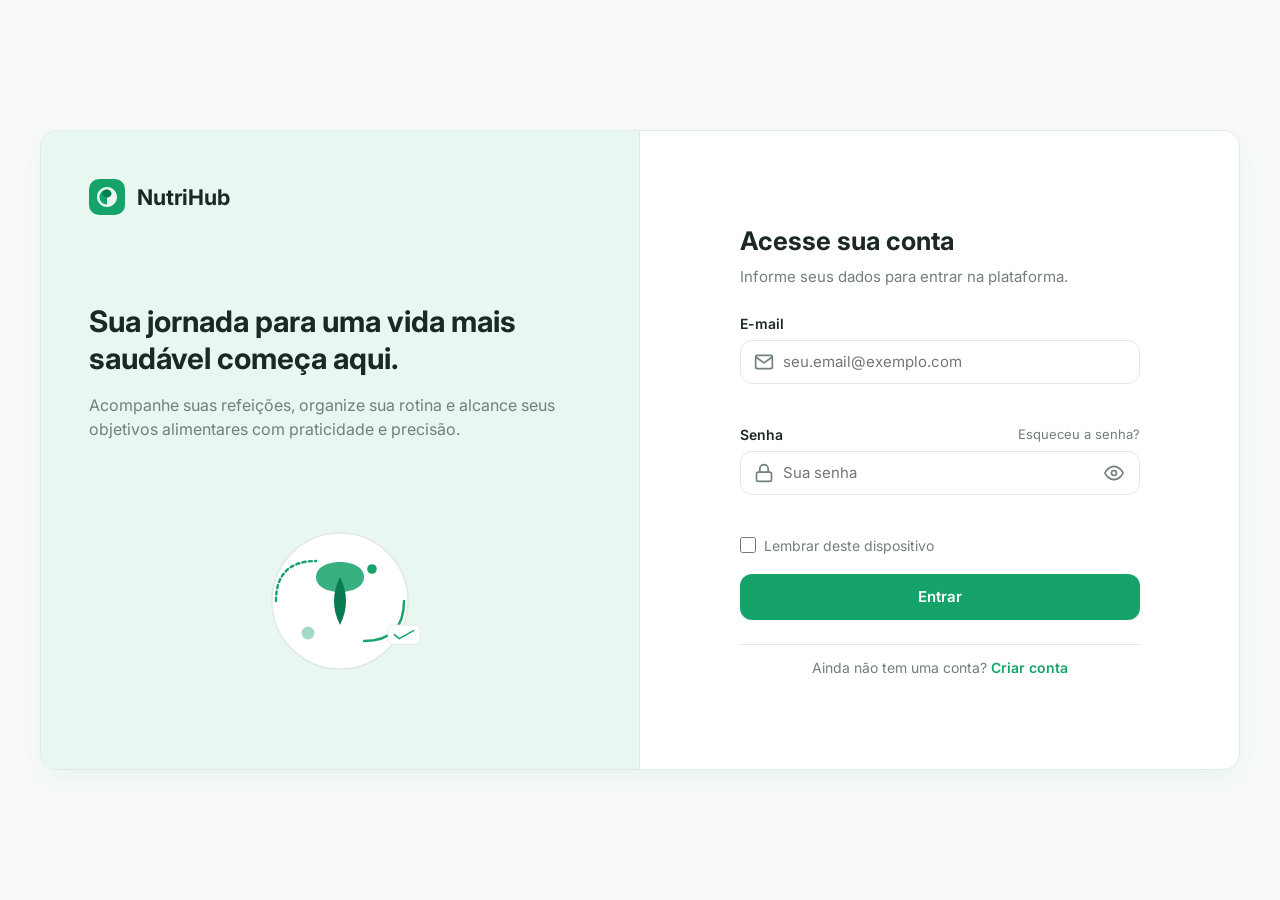
<file: FRONT/HTML/progresso.html>
<!DOCTYPE html>
<html lang="pt-BR">
<head>
  <meta charset="UTF-8">
  <meta name="viewport" content="width=device-width, initial-scale=1.0">
  <title>NutriHub - Meu Progresso</title>
  <link rel="preconnect" href="https://fonts.googleapis.com">
  <link rel="preconnect" href="https://fonts.gstatic.com" crossorigin>
  <link href="https://fonts.googleapis.com/css2?family=Inter:wght@400;500;600;700&display=swap" rel="stylesheet">
  <link rel="stylesheet" href="../CSS/progresso.css">
</head>
<body>

  <div class="dashboard-layout">
    <!-- SIDEBAR FIXA À ESQUERDA -->
    <aside class="sidebar">
      <div class="sidebar-brand">
        <a href="../HTML/home.html" class="brand-logo">
          <svg class="logo-icon" width="32" height="32" viewBox="0 0 36 36" fill="none" xmlns="http://www.w3.org/2000/svg">
            <rect width="36" height="36" rx="10" fill="#16A36A"/>
            <path d="M18 8C12.4772 8 8 12.4772 8 18C8 23.5228 12.4772 28 18 28C23.5228 28 28 23.5228 28 18C28 12.4772 13.8579 10.5 18 10.5V25.5Z" fill="#E8F7EF"/>
            <path d="M22.5 14.5C22.5 16.7091 20.4853 18.5 18 18.5C15.5147 18.5 13.5 16.7091 13.5 14.5C13.5 12.2909 15.5147 10.5 18 10.5C20.4853 10.5 22.5 12.2909 22.5 14.5Z" fill="#087B50"/>
          </svg>
          <span class="brand-name">NutriHub</span>
        </a>
      </div>

      <nav class="sidebar-nav">
        <!-- PRINCIPAL -->
        <div class="nav-group">
          <span class="nav-label">Principal</span>
          <a href="../HTML/home.html" class="nav-item">
            <svg class="nav-icon" width="20" height="20" viewBox="0 0 24 24" fill="none" stroke="currentColor" stroke-width="2"><path d="M3 9l9-7 9 7v11a2 2 0 0 1-2 2H5a2 2 0 0 1-2-2z"></path><polyline points="9 22 9 12 15 12 15 22"></polyline></svg>
            <span>Home</span>
          </a>
        </div>

        <!-- ALIMENTAÇÃO -->
        <div class="nav-group">
          <span class="nav-label">Alimentação</span>
          <a href="../HTML/hist.html" class="nav-item">
            <svg class="nav-icon" width="20" height="20" viewBox="0 0 24 24" fill="none" stroke="currentColor" stroke-width="2"><circle cx="12" cy="12" r="10"></circle><polyline points="12 6 12 12 16 14"></polyline></svg>
            <span>Histórico Alimentar</span>
          </a>
          <a href="../HTML/plano.html" class="nav-item">
            <svg class="nav-icon" width="20" height="20" viewBox="0 0 24 24" fill="none" stroke="currentColor" stroke-width="2"><rect x="3" y="4" width="18" height="18" rx="2" ry="2"></rect><line x1="16" y1="2" x2="16" y2="6"></line><line x1="8" y1="2" x2="8" y2="6"></line><line x1="3" y1="10" x2="21" y2="10"></line></svg>
            <span>Plano Alimentar</span>
          </a>
        </div>

        <!-- ACOMPANHAMENTO -->
        <div class="nav-group">
          <span class="nav-label">Acompanhamento</span>
          <a href="../HTML/metas.html" class="nav-item">
            <svg class="nav-icon" width="20" height="20" viewBox="0 0 24 24" fill="none" stroke="currentColor" stroke-width="2"><circle cx="12" cy="12" r="10"></circle><circle cx="12" cy="12" r="6"></circle><circle cx="12" cy="12" r="2"></circle></svg>
            <span>Metas</span>
          </a>
          <!-- ITEM DESTACADO EM VERDE -->
          <a href="../HTML/progresso.html" class="nav-item active">
            <svg class="nav-icon" width="20" height="20" viewBox="0 0 24 24" fill="none" stroke="currentColor" stroke-width="2"><polyline points="23 6 13.5 15.5 8.5 10.5 1 18"></polyline><polyline points="17 6 23 6 23 12"></polyline></svg>
            <span>Meu Progresso</span>
          </a>
          <a href="perfil.html" class="nav-item">
            <svg class="nav-icon" width="20" height="20" viewBox="0 0 24 24" fill="none" stroke="currentColor" stroke-width="2"><path d="M20 21v-2a4 4 0 0 0-4-4H8a4 4 0 0 0-4 4v2"></path><circle cx="12" cy="7" r="4"></circle></svg>
            <span>Meu Perfil</span>
          </a>
        </div>

        <!-- CONFIGURAÇÕES -->
        <div class="nav-group nav-group-bottom">
          <span class="nav-label">Configurações</span>
          <a href="../HTML/config.html" class="nav-item">
            <svg class="nav-icon" width="20" height="20" viewBox="0 0 24 24" fill="none" stroke="currentColor" stroke-width="2"><circle cx="12" cy="12" r="3"></circle><path d="M19.4 15a1.65 1.65 0 0 0 .33 1.82l.06.06a2 2 0 0 1 0 2.83 2 2 0 0 1-2.83 0l-.06-.06a1.65 1.65 0 0 0-1.82-.33 1.65 1.65 0 0 0-1 1.51V21a2 2 0 0 1-2 2 2 2 0 0 1-2-2v-.09A1.65 1.65 0 0 0 9 19.4a1.65 1.65 0 0 0-1.82.33l-.06.06a2 2 0 0 1-2.83 0 2 2 0 0 1 0-2.83l.06-.06a1.65 1.65 0 0 0 .33-1.82 1.65 1.65 0 0 0-1.51-1H3a2 2 0 0 1-2-2 2 2 0 0 1 2-2h.09A1.65 1.65 0 0 0 4.6 9a1.65 1.65 0 0 0-.33-1.82l-.06-.06a2 2 0 0 1 0-2.83 2 2 0 0 1 2.83 0l.06.06a1.65 1.65 0 0 0 1.82.33H9a1.65 1.65 0 0 0 1-1.51V3a2 2 0 0 1 2-2 2 2 0 0 1 2 2v.09a1.65 1.65 0 0 0 1 1.51 1.65 1.65 0 0 0 1.82-.33l.06-.06a2 2 0 0 1 2.83 0 2 2 0 0 1 0 2.83l-.06.06a1.65 1.65 0 0 0-.33 1.82V9a1.65 1.65 0 0 0 1.51 1H21a2 2 0 0 1 2 2 2 2 0 0 1-2 2h-.09a1.65 1.65 0 0 0-1.51 1z"></path></svg>
            <span>Configurações</span>
          </a>
          <a href="../HTML/index.html" class="nav-item nav-logout">
            <svg class="nav-icon" width="20" height="20" viewBox="0 0 24 24" fill="none" stroke="currentColor" stroke-width="2"><path d="M9 21H5a2 2 0 0 1-2-2V5a2 2 0 0 1 2-2h4"></path><polyline points="16 17 21 12 16 7"></polyline><line x1="21" y1="12" x2="9" y2="12"></line></svg>
            <span>Sair da Conta</span>
          </a>
        </div>
      </nav>
    </aside>

    <!-- ÁREA PRINCIPAL -->
    <main class="main-content">
      <!-- CABEÇALHO DA PÁGINA -->
      <header class="page-header">
        <div class="header-titles">
          <h1 class="page-title">Meu Progresso</h1>
          <p class="page-description">Acompanhe sua consistência diária, histórico de métricas e evolução alimentar.</p>
        </div>

        <div class="header-actions">
          <button type="button" class="btn-icon" aria-label="Notificações">
            <svg width="20" height="20" viewBox="0 0 24 24" fill="none" stroke="currentColor" stroke-width="2" stroke-linecap="round" stroke-linejoin="round"><path d="M18 8A6 6 0 0 0 6 8c0 7-3 9-3 9h18s-3-2-3-9"></path><path d="M13.73 21a2 2 0 0 1-3.46 0"></path></svg>
          </button>
          <div class="user-avatar">—</div>
        </div>
      </header>

      <!-- BARRA DE SELEÇÃO DE PERÍODO -->
      <div class="period-bar-card">
        <span class="period-label">Período de Análise:</span>
        <div class="period-pills">
          <button class="pill-btn active" data-period="7days">Últimos 7 dias</button>
          <button class="pill-btn" data-period="30days">Últimos 30 dias</button>
          <button class="pill-btn" data-period="month">Este Mês</button>
        </div>
      </div>

      <!-- CARDS INFORMATIVOS (ZERADOS) -->
      <section class="progress-metrics-grid">
        <div class="metric-card">
          <div class="metric-icon">
            <svg width="22" height="22" viewBox="0 0 24 24" fill="none" stroke="#16A36A" stroke-width="2"><path d="M12 20v-6"></path><path d="M6 20V10"></path><path d="M18 20V4"></path></svg>
          </div>
          <div class="metric-data">
            <span class="metric-value" id="val-consistency">0%</span>
            <span class="metric-label">Consistência do Período</span>
          </div>
        </div>

        <div class="metric-card">
          <div class="metric-icon">
            <svg width="22" height="22" viewBox="0 0 24 24" fill="none" stroke="#16A36A" stroke-width="2"><path d="M14 2H6a2 2 0 0 0-2 2v16a2 2 0 0 0 2 2h12a2 2 0 0 0 2-2V8z"></path><polyline points="14 2 14 8 20 8"></polyline></svg>
          </div>
          <div class="metric-data">
            <span class="metric-value" id="val-total-logged">0</span>
            <span class="metric-label">Refeições Registradas</span>
          </div>
        </div>

        <div class="metric-card">
          <div class="metric-icon">
            <svg width="22" height="22" viewBox="0 0 24 24" fill="none" stroke="#16A36A" stroke-width="2"><circle cx="12" cy="12" r="10"></circle><polyline points="12 6 12 12 16 14"></polyline></svg>
          </div>
          <div class="metric-data">
            <span class="metric-value" id="val-avg-time">—</span>
            <span class="metric-label">Horário Médio do Almoço</span>
          </div>
        </div>

        <div class="metric-card">
          <div class="metric-icon">
            <svg width="22" height="22" viewBox="0 0 24 24" fill="none" stroke="#16A36A" stroke-width="2"><path d="M13 2L3 14h9l-1 8 10-12h-9l1-8z"></path></svg>
          </div>
          <div class="metric-data">
            <span class="metric-value" id="val-streak">0 dias</span>
            <span class="metric-label">Sequência de Registros</span>
          </div>
        </div>
      </section>

      <!-- SEÇÃO PRINCIPAL DE GRÁFICOS E ESTADO VAZIO -->
      <section class="progress-charts-section">
        <div class="section-header">
          <h2 class="section-title">Evolução Alimentar</h2>
        </div>

        <!-- ESTADO VAZIO DOS GRÁFICOS -->
        <div class="empty-progress-card" id="empty-progress-state">
          <div class="empty-illustration">
            <svg width="64" height="64" viewBox="0 0 64 64" fill="none" xmlns="http://www.w3.org/2000/svg">
              <circle cx="32" cy="32" r="30" fill="#E8F7EF" stroke="#E1EAE4" stroke-width="2"/>
              <path d="M20 44L28 36L36 40L44 24" stroke="#16A36A" stroke-width="3" stroke-linecap="round" stroke-linejoin="round"/>
              <circle cx="44" cy="24" r="3" fill="#087B50"/>
            </svg>
          </div>
          <h3 class="empty-title">Nenhum dado de progresso disponível</h3>
          <p class="empty-text">À medida que você registrar suas refeições diárias, gráficos detalhados de consistência e nutrientes serão gerados aqui automaticamente.</p>
          <a href="../refeicao/registrar-refeicao.html" class="btn-primary">
            <span>+ Registrar primeira refeição</span>
          </a>
        </div>

        <!-- ÁREA DOS GRÁFICOS (RESERVADA PARA QUANDO HOUVER REGISTROS) -->
        <div class="charts-grid" id="charts-grid" hidden>
          <div class="chart-card">
            <h3 class="chart-title">Consistência Diária</h3>
            <div class="chart-placeholder">Gráfico em construção...</div>
          </div>
          <div class="chart-card">
            <h3 class="chart-title">Distribuição de Refeições</h3>
            <div class="chart-placeholder">Gráfico em construção...</div>
          </div>
        </div>
      </section>
    </main>
  </div>

  <script>
    document.addEventListener('DOMContentLoaded', () => {
      const periodBtns = document.querySelectorAll('.pill-btn');

      // Alternância de botões de período
      periodBtns.forEach(btn => {
        btn.addEventListener('click', () => {
          periodBtns.forEach(b => b.classList.remove('active'));
          btn.classList.add('active');
        });
      });
    });
  </script>

  <script src="../JAVASCRIPT/SERVICES/api.js" defer></script>
  <script src="../JAVASCRIPT/SERVICES/auth.js" defer></script>
  <script src="../JAVASCRIPT/app.js" defer></script>
</body>
</html>
</file>
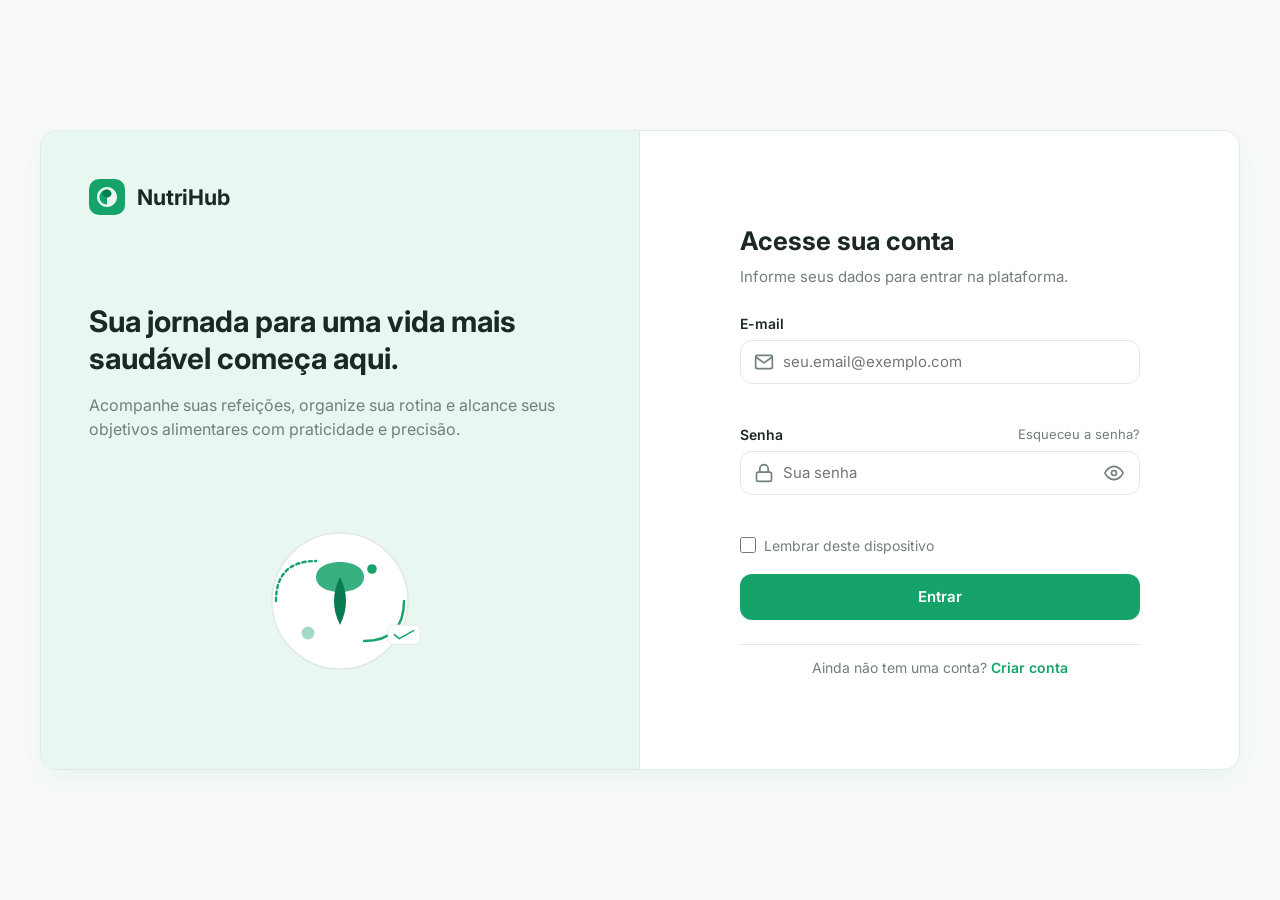
<file: FRONT/HTML/quest.html>
<!DOCTYPE html>
<html lang="pt-BR">
<head>
  <meta charset="UTF-8">
  <meta name="viewport" content="width=device-width, initial-scale=1.0">
  <title>NutriHub - Perfil Inicial</title>
  <link rel="preconnect" href="https://fonts.googleapis.com">
  <link rel="preconnect" href="https://fonts.gstatic.com" crossorigin>
  <link href="https://fonts.googleapis.com/css2?family=Inter:wght@400;500;600;700&display=swap" rel="stylesheet">
  <link rel="stylesheet" href="../CSS/quest.css">
</head>
<body>

  <main class="quest-container">
    <header class="quest-header" id="quest-header" hidden>
      <div class="brand-mini">
        <svg class="logo-icon" width="28" height="28" viewBox="0 0 36 36" fill="none" xmlns="http://www.w3.org/2000/svg">
          <rect width="36" height="36" rx="10" fill="#16A36A"/>
          <path d="M18 8C12.4772 8 8 12.4772 8 18C8 23.5228 12.4772 28 18 28C23.5228 28 28 23.5228 28 18C28 12.4772 13.8579 10.5 18 10.5V25.5Z" fill="#E8F7EF"/>
          <path d="M22.5 14.5C22.5 16.7091 20.4853 18.5 18 18.5C15.5147 18.5 13.5 16.7091 13.5 14.5C20.4853 10.5 22.5 12.2909 22.5 14.5Z" fill="#087B50"/>
        </svg>
        <span class="brand-name">NutriHub</span>
      </div>

      <div class="progress-wrapper">
        <div class="progress-info">
          <span class="step-counter" id="step-counter">Pergunta 1 de 28</span>
          <span class="percentage-text" id="percentage-text">4%</span>
        </div>
        <div class="progress-bar-bg">
          <div class="progress-bar-fill" id="progress-fill" style="width: 4%;"></div>
        </div>
      </div>
    </header>

    <div class="quest-card">

      <div class="flow-step active" id="step-welcome">
        <div class="welcome-header">
          <div class="brand-badge">
            <svg class="logo-icon" width="36" height="36" viewBox="0 0 36 36" fill="none" xmlns="http://www.w3.org/2000/svg">
              <rect width="36" height="36" rx="10" fill="#16A36A"/>
              <path d="M18 8C12.4772 8 8 12.4772 8 18C8 23.5228 12.4772 28 18 28C23.5228 28 28 23.5228 28 18C28 12.4772 13.8579 10.5 18 10.5V25.5Z" fill="#E8F7EF"/>
              <path d="M22.5 14.5C22.5 16.7091 20.4853 18.5 18 18.5C15.5147 18.5 13.5 16.7091 13.5 14.5C20.4853 10.5 22.5 12.2909 22.5 14.5Z" fill="#087B50"/>
            </svg>
            <span class="brand-name">NutriHub</span>
          </div>
          <h1 class="welcome-title">Boas-vindas ao seu perfil alimentar!</h1>
          <p class="welcome-subtitle">Queremos conhecer você melhor para personalizar toda a sua experiência na plataforma.</p>
        </div>

        <div class="welcome-info-grid">
          <div class="info-card">
            <div class="info-icon">
              <svg width="24" height="24" viewBox="0 0 24 24" fill="none" stroke="#16A36A" stroke-width="2" stroke-linecap="round" stroke-linejoin="round"><circle cx="12" cy="12" r="10"></circle><polyline points="12 6 12 12 16 14"></polyline></svg>
            </div>
            <div class="info-text">
              <strong>Duração estimada</strong>
              <span>Apenas de 3 a 5 minutos.</span>
            </div>
          </div>

          <div class="info-card">
            <div class="info-icon">
              <svg width="24" height="24" viewBox="0 0 24 24" fill="none" stroke="#16A36A" stroke-width="2" stroke-linecap="round" stroke-linejoin="round"><path d="M22 11.08V12a10 10 0 1 1-5.93-9.14"></path><polyline points="22 4 12 14.01 9 11.01"></polyline></svg>
            </div>
            <div class="info-text">
              <strong>Seja o mais sincero possível</strong>
              <span>Responda de acordo com a sua rotina real para que o acompanhamento seja preciso e eficiente.</span>
            </div>
          </div>

          <div class="info-card">
            <div class="info-icon">
              <svg width="24" height="24" viewBox="0 0 24 24" fill="none" stroke="#16A36A" stroke-width="2" stroke-linecap="round" stroke-linejoin="round"><path d="M12 22s8-4 8-10V5l-8-3-8 3v7c0 6 8 10 8 10z"></path></svg>
            </div>
            <div class="info-text">
              <strong>Por que realizar?</strong>
              <span>Suas respostas ajustam seu painel, ajudam a acompanhar metas e organizam o histórico das suas refeições.</span>
            </div>
          </div>
        </div>

        <div class="welcome-cta">
          <button type="button" class="btn-primary btn-large" id="btn-start-quiz">
            <span>Vamos começar?</span>
            <svg width="20" height="20" viewBox="0 0 24 24" fill="none" stroke="currentColor" stroke-width="2" stroke-linecap="round" stroke-linejoin="round"><line x1="5" y1="12" x2="19" y2="12"></line><polyline points="12 5 19 12 12 19"></polyline></svg>
          </button>
        </div>
      </div>

      <form id="quiz-form" hidden novalidate>

        <div class="question-step" data-step="1">
          <span class="block-tag">Bloco 1 — Perfil do usuário</span>
          <h2 class="question-title">Qual é a sua faixa etária?</h2>
          <div class="options-grid">
            <label class="option-card"><input type="radio" name="q1" value="Menos de 18 anos"><span class="opt-label">Menos de 18 anos</span></label>
            <label class="option-card"><input type="radio" name="q1" value="18 a 24 anos"><span class="opt-label">18 a 24 anos</span></label>
            <label class="option-card"><input type="radio" name="q1" value="25 a 34 anos"><span class="opt-label">25 a 34 anos</span></label>
            <label class="option-card"><input type="radio" name="q1" value="35 a 44 anos"><span class="opt-label">35 a 44 anos</span></label>
            <label class="option-card"><input type="radio" name="q1" value="45+ anos"><span class="opt-label">45 anos ou mais</span></label>
          </div>
        </div>

        <div class="question-step" data-step="2">
          <span class="block-tag">Bloco 1 — Perfil do usuário</span>
          <h2 class="question-title">Qual é a sua rotina principal?</h2>
          <div class="options-grid">
            <label class="option-card"><input type="radio" name="q2" value="Estudo"><span class="opt-label">Estudo</span></label>
            <label class="option-card"><input type="radio" name="q2" value="Trabalho"><span class="opt-label">Trabalho</span></label>
            <label class="option-card"><input type="radio" name="q2" value="Ambos"><span class="opt-label">Ambos (Estudo e Trabalho)</span></label>
            <label class="option-card"><input type="radio" name="q2" value="Outros"><span class="opt-label">Outros</span></label>
          </div>
        </div>

        <div class="question-step" data-step="3">
          <span class="block-tag">Bloco 1 — Perfil do usuário</span>
          <h2 class="question-title">Como você classificaria sua rotina diária?</h2>
          <div class="options-grid">
            <label class="option-card"><input type="radio" name="q3" value="Tranquila"><span class="opt-label">Tranquila</span></label>
            <label class="option-card"><input type="radio" name="q3" value="Moderada"><span class="opt-label">Moderada</span></label>
            <label class="option-card"><input type="radio" name="q3" value="Corrida"><span class="opt-label">Corrida</span></label>
          </div>
        </div>

        <div class="question-step" data-step="4">
          <span class="block-tag">Bloco 1 — Perfil do usuário</span>
          <h2 class="question-title">Quantas refeições você costuma fazer por dia?</h2>
          <div class="options-grid">
            <label class="option-card"><input type="radio" name="q4" value="1 a 2"><span class="opt-label">1 a 2 refeições</span></label>
            <label class="option-card"><input type="radio" name="q4" value="3 a 4"><span class="opt-label">3 a 4 refeições</span></label>
            <label class="option-card"><input type="radio" name="q4" value="5 ou mais"><span class="opt-label">5 ou mais refeições</span></label>
          </div>
        </div>

        <div class="question-step" data-step="5">
          <span class="block-tag">Bloco 2 — Objetivos alimentares</span>
          <h2 class="question-title">Qual é o seu principal objetivo com a alimentação?</h2>
          <div class="options-grid">
            <label class="option-card"><input type="radio" name="q5" value="Ter mais energia"><span class="opt-label">Ter mais energia no dia a dia</span></label>
            <label class="option-card"><input type="radio" name="q5" value="Organizar horários"><span class="opt-label">Organizar horários das refeições</span></label>
            <label class="option-card"><input type="radio" name="q5" value="Comer com qualidade"><span class="opt-label">Comer com mais qualidade e variedade</span></label>
            <label class="option-card"><input type="radio" name="q5" value="Acompanhar progresso"><span class="opt-label">Acompanhar meu progresso de saúde</span></label>
          </div>
        </div>

        <div class="question-step" data-step="6">
          <span class="block-tag">Bloco 2 — Objetivos alimentares</span>
          <h2 class="question-title">O que você mais deseja melhorar nos seus hábitos alimentares?</h2>
          <div class="options-grid">
            <label class="option-card"><input type="radio" name="q6" value="Evitar pular refeições"><span class="opt-label">Evitar pular refeições importantes</span></label>
            <label class="option-card"><input type="radio" name="q6" value="Aumentar consumo de água"><span class="opt-label">Aumentar a ingestão diária de água</span></label>
            <label class="option-card"><input type="radio" name="q6" value="Reduzir ultraprocessados"><span class="opt-label">Reduzir o consumo de doces e ultraprocessados</span></label>
            <label class="option-card"><input type="radio" name="q6" value="Variar o cardápio"><span class="opt-label">Incluir mais vegetais e opções saudáveis</span></label>
          </div>
        </div>

        <div class="question-step" data-step="7">
          <span class="block-tag">Bloco 2 — Objetivos alimentares</span>
          <h2 class="question-title">O que mais motiva você a cuidar da alimentação?</h2>
          <div class="options-grid">
            <label class="option-card"><input type="radio" name="q7" value="Saúde e bem-estar"><span class="opt-label">Saúde e bem-estar geral</span></label>
            <label class="option-card"><input type="radio" name="q7" value="Disposição"><span class="opt-label">Melhorar foco e disposição diária</span></label>
            <label class="option-card"><input type="radio" name="q7" value="Longevidade"><span class="opt-label">Prevenção e longevidade</span></label>
            <label class="option-card"><input type="radio" name="q7" value="Estilo de vida"><span class="opt-label">Construir um estilo de vida sustentável</span></label>
          </div>
        </div>

        <div class="question-step" data-step="8">
          <span class="block-tag">Bloco 2 — Objetivos alimentares</span>
          <h2 class="question-title">Você possui alguma meta alimentar específica?</h2>
          <div class="options-grid">
            <label class="option-card"><input type="radio" name="q8" value="Comer salada no almoço"><span class="opt-label">Consumir vegetais no almoço e jantar</span></label>
            <label class="option-card"><input type="radio" name="q8" value="Registrar refeições diárias"><span class="opt-label">Registrar todas as refeições do dia</span></label>
            <label class="option-card"><input type="radio" name="q8" value="Beber 2L de água"><span class="opt-label">Atingir a meta diária de hidratação</span></label>
            <label class="option-card"><input type="radio" name="q8" value="Nenhuma meta no momento"><span class="opt-label">Ainda não defini uma meta específica</span></label>
          </div>
        </div>

        <div class="question-step" data-step="9">
          <span class="block-tag">Bloco 3 — Hábitos alimentares atuais</span>
          <h2 class="question-title">Com que frequência você mantém horários regulares para comer?</h2>
          <div class="options-grid">
            <label class="option-card"><input type="radio" name="q9" value="Sempre"><span class="opt-label">Sempre ou quase sempre</span></label>
            <label class="option-card"><input type="radio" name="q9" value="Às vezes"><span class="opt-label">Às vezes</span></label>
            <label class="option-card"><input type="radio" name="q9" value="Raramente"><span class="opt-label">Raramente ou nunca</span></label>
          </div>
        </div>

        <div class="question-step" data-step="10">
          <span class="block-tag">Bloco 3 — Hábitos alimentares atuais</span>
          <h2 class="question-title">Com que frequência você pula refeições?</h2>
          <div class="options-grid">
            <label class="option-card"><input type="radio" name="q10" value="Frequentemente"><span class="opt-label">Frequentemente</span></label>
            <label class="option-card"><input type="radio" name="q10" value="Ocasionalmente"><span class="opt-label">Ocasionalmente</span></label>
            <label class="option-card"><input type="radio" name="q10" value="Raramente"><span class="opt-label">Raramente / Nunca</span></label>
          </div>
        </div>

        <div class="question-step" data-step="11">
          <span class="block-tag">Bloco 3 — Hábitos alimentares atuais</span>
          <h2 class="question-title">Como você avalia a qualidade da sua alimentação atualmente?</h2>
          <div class="options-grid">
            <label class="option-card"><input type="radio" name="q11" value="Excelente"><span class="opt-label">Excelente</span></label>
            <label class="option-card"><input type="radio" name="q11" value="Boa"><span class="opt-label">Boa</span></label>
            <label class="option-card"><input type="radio" name="q11" value="Razoável"><span class="opt-label">Razoável</span></label>
            <label class="option-card"><input type="radio" name="q11" value="Precisa melhorar"><span class="opt-label">Precisa melhorar bastante</span></label>
          </div>
        </div>

        <div class="question-step" data-step="12">
          <span class="block-tag">Bloco 3 — Hábitos alimentares atuais</span>
          <h2 class="question-title">Com que frequência você consome frutas e verduras?</h2>
          <div class="options-grid">
            <label class="option-card"><input type="radio" name="q12" value="Todos os dias"><span class="opt-label">Todos os dias</span></label>
            <label class="option-card"><input type="radio" name="q12" value="3 a 5 dias por semana"><span class="opt-label">3 a 5 dias por semana</span></label>
            <label class="option-card"><input type="radio" name="q12" value="1 a 2 dias por semana"><span class="opt-label">1 a 2 dias por semana</span></label>
            <label class="option-card"><input type="radio" name="q12" value="Raramente"><span class="opt-label">Raramente</span></label>
          </div>
        </div>

        <div class="question-step" data-step="13">
          <span class="block-tag">Bloco 3 — Hábitos alimentares atuais</span>
          <h2 class="question-title">Você costuma planejar suas refeições com antecedência?</h2>
          <div class="options-grid">
            <label class="option-card"><input type="radio" name="q13" value="Sim, sempre"><span class="opt-label">Sim, sempre planejo</span></label>
            <label class="option-card"><input type="radio" name="q13" value="Algumas vezes"><span class="opt-label">Algumas vezes</span></label>
            <label class="option-card"><input type="radio" name="q13" value="Não, decido na hora"><span class="opt-label">Não, decido na hora</span></label>
          </div>
        </div>

        <div class="question-step" data-step="14">
          <span class="block-tag">Bloco 4 — Preferências e restrições alimentares</span>
          <h2 class="question-title">Você segue algum estilo alimentar específico?</h2>
          <div class="options-grid">
            <label class="option-card"><input type="radio" name="q14" value="Sem estilo específico"><span class="opt-label">Onívoro (Sem restrição de grupo)</span></label>
            <label class="option-card"><input type="radio" name="q14" value="Vegetariano"><span class="opt-label">Vegetariano</span></label>
            <label class="option-card"><input type="radio" name="q14" value="Vegano"><span class="opt-label">Vegano</span></label>
            <label class="option-card"><input type="radio" name="q14" value="Flexitariano"><span class="opt-label">Flexitariano</span></label>
          </div>
        </div>

        <div class="question-step" data-step="15">
          <span class="block-tag">Bloco 4 — Preferências e restrições alimentares</span>
          <h2 class="question-title">Quais tipos de alimentos você prefere consumir?</h2>
          <div class="options-grid">
            <label class="option-card"><input type="radio" name="q15" value="Proteínas magras e grãos"><span class="opt-label">Proteínas magras, ovos e grãos integrais</span></label>
            <label class="option-card"><input type="radio" name="q15" value="Frutas e saladas"><span class="opt-label">Frutas frescas, verduras e saladas</span></label>
            <label class="option-card"><input type="radio" name="q15" value="Massas e carboidratos"><span class="opt-label">Massas, pães e raízes</span></label>
            <label class="option-card"><input type="radio" name="q15" value="Pratos variados"><span class="opt-label">De tudo um pouco, sem preferência fixa</span></label>
          </div>
        </div>

        <div class="question-step" data-step="16">
          <span class="block-tag">Bloco 4 — Preferências e restrições alimentares</span>
          <h2 class="question-title">Existem tipos de alimentos que você evita consumir?</h2>
          <div class="options-grid">
            <label class="option-card"><input type="radio" name="q16" value="Frituras e ultraprocessados"><span class="opt-label">Frituras e industrializados</span></label>
            <label class="option-card"><input type="radio" name="q16" value="Doces e açúcares"><span class="opt-label">Doces e bebidas açucaradas</span></label>
            <label class="option-card"><input type="radio" name="q16" value="Carnes vermelhas"><span class="opt-label">Carnes vermelhas / pesadas</span></label>
            <label class="option-card"><input type="radio" name="q16" value="Nenhum em específico"><span class="opt-label">Não evito nenhum tipo de alimento</span></label>
          </div>
        </div>

        <div class="question-step" data-step="17">
          <span class="block-tag">Bloco 4 — Preferências e restrições alimentares</span>
          <h2 class="question-title">Você possui alguma alergia ou intolerância alimentar?</h2>
          <div class="options-grid">
            <label class="option-card"><input type="radio" name="q17" value="Nenhuma"><span class="opt-label">Nenhuma alergia / intolerância</span></label>
            <label class="option-card"><input type="radio" name="q17" value="Lactose"><span class="opt-label">Intolerância à Lactose</span></label>
            <label class="option-card"><input type="radio" name="q17" value="Glúten"><span class="opt-label">Sensibilidade ao Glúten / Celíaco</span></label>
            <label class="option-card"><input type="radio" name="q17" value="Outras"><span class="opt-label">Outra restrição específica</span></label>
          </div>
        </div>

        <div class="question-step" data-step="18">
          <span class="block-tag">Bloco 4 — Preferências e restrições alimentares</span>
          <h2 class="question-title">Existe alguma prioridade de saúde para o NutriHub considerar?</h2>
          <div class="options-grid">
            <label class="option-card"><input type="radio" name="q18" value="Controle de açúcar"><span class="opt-label">Acompanhar ingestão de açúcares</span></label>
            <label class="option-card"><input type="radio" name="q18" value="Controle de sódio"><span class="opt-label">Foco em alimentos leves / baixo sódio</span></label>
            <label class="option-card"><input type="radio" name="q18" value="Digestão leve"><span class="opt-label">Refeições de fácil digestão</span></label>
            <label class="option-card"><input type="radio" name="q18" value="Apenas organização"><span class="opt-label">Nenhuma prioridade médica específica</span></label>
          </div>
        </div>

        <div class="question-step" data-step="19">
          <span class="block-tag">Bloco 5 — Organização e acompanhamento</span>
          <h2 class="question-title">Qual é sua maior dificuldade para manter uma alimentação equilibrada?</h2>
          <div class="options-grid">
            <label class="option-card"><input type="radio" name="q19" value="Falta de tempo"><span class="opt-label">Falta de tempo no dia a dia</span></label>
            <label class="option-card"><input type="radio" name="q19" value="Falta de planejamento"><span class="opt-label">Falta de planejamento prévio</span></label>
            <label class="option-card"><input type="radio" name="q19" value="Esquecimento"><span class="opt-label">Esquecimento dos registros</span></label>
            <label class="option-card"><input type="radio" name="q19" value="Opções fora de casa"><span class="opt-label">Poucas opções saudáveis fora de casa</span></label>
          </div>
        </div>

        <div class="question-step" data-step="20">
          <span class="block-tag">Bloco 5 — Organização e acompanhamento</span>
          <h2 class="question-title">O que mais costuma atrapalhar sua rotina de refeições?</h2>
          <div class="options-grid">
            <label class="option-card"><input type="radio" name="q20" value="Imprevistos de trabalho/estudo"><span class="opt-label">Imprevistos de horários no trabalho/estudo</span></label>
            <label class="option-card"><input type="radio" name="q20" value="Cansaço no fim do dia"><span class="opt-label">Cansaço ao chegar em casa</span></label>
            <label class="option-card"><input type="radio" name="q20" value="Ansiedade/Estresse"><span class="opt-label">Ansiedade ou hábitos impulsivos</span></label>
            <label class="option-card"><input type="radio" name="q20" value="Falta de refeições prontas"><span class="opt-label">Não ter a refeição preparada com antecedência</span></label>
          </div>
        </div>

        <div class="question-step" data-step="21">
          <span class="block-tag">Bloco 5 — Organização e acompanhamento</span>
          <h2 class="question-title">Como você prefere acompanhar seus hábitos alimentares?</h2>
          <div class="options-grid">
            <label class="option-card"><input type="radio" name="q21" value="Registro simples"><span class="opt-label">Registro rápido por lista diária</span></label>
            <label class="option-card"><input type="radio" name="q21" value="Gráficos de progresso"><span class="opt-label">Gráficos de consistência semanal</span></label>
            <label class="option-card"><input type="radio" name="q21" value="Metas visuais"><span class="opt-label">Indicadores visuais de metas concluídas</span></label>
          </div>
        </div>

        <div class="question-step" data-step="22">
          <span class="block-tag">Bloco 5 — Organização e acompanhamento</span>
          <h2 class="question-title">Você gostaria de receber lembretes para registrar refeições ou manter hábitos?</h2>
          <div class="options-grid">
            <label class="option-card"><input type="radio" name="q22" value="Sim, diariamente"><span class="opt-label">Sim, lembretes diários</span></label>
            <label class="option-card"><input type="radio" name="q22" value="Apenas em horários chave"><span class="opt-label">Apenas nos horários de refeição principais</span></label>
            <label class="option-card"><input type="radio" name="q22" value="Não"><span class="opt-label">Não prefiro notificações</span></label>
          </div>
        </div>

        <div class="question-step" data-step="23">
          <span class="block-tag">Bloco 5 — Organização e acompanhamento</span>
          <h2 class="question-title">Com que frequência gostaria de acompanhar seu progresso?</h2>
          <div class="options-grid">
            <label class="option-card"><input type="radio" name="q23" value="Diariamente"><span class="opt-label">Diariamente</span></label>
            <label class="option-card"><input type="radio" name="q23" value="Semanalmente"><span class="opt-label">Semanalmente</span></label>
            <label class="option-card"><input type="radio" name="q23" value="Mensalmente"><span class="opt-label">Mensalmente</span></label>
          </div>
        </div>

        <div class="question-step" data-step="24">
          <span class="block-tag">Bloco 6 — Personalização da plataforma</span>
          <h2 class="question-title">Que tipo de orientação você espera receber do NutriHub?</h2>
          <div class="options-grid">
            <label class="option-card"><input type="radio" name="q24" value="Organização prática"><span class="opt-label">Dicas práticas de organização de rotina</span></label>
            <label class="option-card"><input type="radio" name="q24" value="Lembretes de metas"><span class="opt-label">Status de metas e lembretes de consistência</span></label>
            <label class="option-card"><input type="radio" name="q24" value="Insights visuais"><span class="opt-label">Análises de frequência alimentar nos gráficos</span></label>
          </div>
        </div>

        <div class="question-step" data-step="25">
          <span class="block-tag">Bloco 6 — Personalização da plataforma</span>
          <h2 class="question-title">Você prefere orientações simples ou relatórios mais detalhados?</h2>
          <div class="options-grid">
            <label class="option-card"><input type="radio" name="q25" value="Simples"><span class="opt-label">Simples e diretas ao ponto</span></label>
            <label class="option-card"><input type="radio" name="q25" value="Detalhadas"><span class="opt-label">Relatórios com métricas detalhadas</span></label>
          </div>
        </div>

        <div class="question-step" data-step="26">
          <span class="block-tag">Bloco 6 — Personalização da plataforma</span>
          <h2 class="question-title">Você prefere acompanhar metas diárias, semanais ou ambas?</h2>
          <div class="options-grid">
            <label class="option-card"><input type="radio" name="q26" value="Diárias"><span class="opt-label">Metas diárias</span></label>
            <label class="option-card"><input type="radio" name="q26" value="Semanais"><span class="opt-label">Metas semanais</span></label>
            <label class="option-card"><input type="radio" name="q26" value="Ambas"><span class="opt-label">Ambas (Visão diária e semanal)</span></label>
          </div>
        </div>

        <div class="question-step" data-step="27">
          <span class="block-tag">Bloco 6 — Personalização da plataforma</span>
          <h2 class="question-title">Como você gostaria de ver seu progresso na página principal?</h2>
          <div class="options-grid">
            <label class="option-card"><input type="radio" name="q27" value="Resumo visual"><span class="opt-label">Resumo por barras de porcentagem</span></label>
            <label class="option-card"><input type="radio" name="q27" value="Linha do tempo"><span class="opt-label">Gráfico de linhas ao longo dos dias</span></label>
            <label class="option-card"><input type="radio" name="q27" value="Cards de metas"><span class="opt-label">Cards de verificação simples de metas</span></label>
          </div>
        </div>

        <CodeBlock language="html" editable>
          <div class="question-step" data-step="28">
            <span class="block-tag">Bloco 7 — Objetivo nutricional</span>

            <h2 class="question-title">
              Qual é o seu principal objetivo nutricional?
            </h2>

            <div class="options-grid">
              <label class="option-card">
                <input type="radio" name="q28" value="emagrecer">
                <span class="opt-label">Emagrecer</span>
              </label>


              <label class="option-card">
                <input type="radio" name="q28" value="ganhar_massa_muscular">
                <span class="opt-label">Ganhar massa muscular</span>
              </label>

              <label class="option-card">
                <input type="radio" name="q28" value="manter_peso">
                <span class="opt-label">Manter meu peso</span>
              </label>

              <label class="option-card">
                <input type="radio" name="q28" value="melhorar_habitos">
                <span class="opt-label">Melhorar meus hábitos alimentares</span>
              </label>
            </div>
          </div>
        </CodeBlock>

        <div class="quest-footer">
          <button type="button" class="btn-secondary" id="btn-prev" disabled>Voltar</button>
          <button type="button" class="btn-primary" id="btn-next" disabled>
            <span class="btn-text">Avançar</span>
            <span class="btn-spinner" hidden aria-hidden="true"></span>
          </button>
        </div>

      </form>

      <div class="flow-step" id="step-celebration" hidden>
        <div class="celebration-content">
          <div class="celebration-icon-wrapper">
            <svg class="celebration-icon" width="48" height="48" viewBox="0 0 24 24" fill="none" stroke="#16A36A" stroke-width="2" stroke-linecap="round" stroke-linejoin="round">
              <path d="M22 11.08V12a10 10 0 1 1-5.93-9.14"></path>
              <polyline points="22 4 12 14.01 9 11.01"></polyline>
            </svg>
          </div>
          <span class="block-tag">Questionário Concluído! 🎉</span>
          <h1 class="welcome-title">Parabéns por dar este passo!</h1>
          <p class="welcome-subtitle">
            Analisamos suas escolhas e processamos suas preferências de rotina, horários e estilo de vida.
          </p>
          <p class="celebration-text">
            O NutriHub já gerou o plano alimentar e a estrutura de acompanhamento ideal para o seu perfil.
          </p>
        </div>

        <div class="welcome-cta">
          <button type="button" class="btn-primary btn-large" id="btn-view-plan">
            <span>Ver Meu Plano Personalizado</span>
            <svg width="20" height="20" viewBox="0 0 24 24" fill="none" stroke="currentColor" stroke-width="2" stroke-linecap="round" stroke-linejoin="round"><line x1="5" y1="12" x2="19" y2="12"></line><polyline points="12 5 19 12 12 19"></polyline></svg>
          </button>
        </div>
      </div>

      <div class="flow-step" id="step-plan-result" hidden>
        <div class="welcome-header">
          <span class="block-tag">Seu Perfil Exclusivo NutriHub</span>
          <h1 class="welcome-title">Sua Rotina & Dieta Personalizada</h1>
          <p class="welcome-subtitle">Com base nas suas escolhas, estruturamos a combinação ideal de acompanhamento para você:</p>
        </div>

        <div class="result-cards-container">
          <article class="result-card">
            <div class="result-card-header">
              <div class="result-icon-badge">
                <svg width="24" height="24" viewBox="0 0 24 24" fill="none" stroke="#16A36A" stroke-width="2" stroke-linecap="round" stroke-linejoin="round"><path d="M12 2a10 10 0 1 0 10 10H12V2z"></path><path d="M12 12L2.1 12.1"></path><path d="M12 12l4.3 8.6"></path></svg>
              </div>
              <div>
                <span class="result-card-category">Plano Alimentar Recomendado</span>
                <h2 class="result-card-title" id="diet-name">Balanço Nutritivo & Praticidade</h2>
              </div>
            </div>
            <p class="result-card-desc" id="diet-desc">Focado em alimentos integrais, vegetais variados e preparos práticos adaptados ao seu ritmo diário.</p>
          </article>

          <article class="result-card">
            <div class="result-card-header">
              <div class="result-icon-badge">
                <svg width="24" height="24" viewBox="0 0 24 24" fill="none" stroke="#16A36A" stroke-width="2" stroke-linecap="round" stroke-linejoin="round"><rect x="3" y="4" width="18" height="18" rx="2" ry="2"></rect><line x1="16" y1="2" x2="16" y2="6"></line><line x1="8" y1="2" x2="8" y2="6"></line><line x1="3" y1="10" x2="21" y2="10"></line></svg>
              </div>
              <div>
                <span class="result-card-category">Estrutura de Rotina</span>
                <h2 class="result-card-title" id="routine-name">Acompanhamento Flexível Diário</h2>
              </div>
            </div>
            <p class="result-card-desc" id="routine-desc">Lembretes pontuais para refeições principais com visualização em barras de progresso para não sobrecarregar sua rotina.</p>
          </article>
        </div>

        <div class="welcome-cta">
          <button type="button" class="btn-primary btn-large" id="btn-go-home">
            <span>Começar a mudança</span>
            <svg width="20" height="20" viewBox="0 0 24 24" fill="none" stroke="currentColor" stroke-width="2" stroke-linecap="round" stroke-linejoin="round"><line x1="5" y1="12" x2="19" y2="12"></line><polyline points="12 5 19 12 12 19"></polyline></svg>
          </button>
        </div>
      </div>

    </div>
  </main>

  <script>
    document.addEventListener('DOMContentLoaded', () => {
      const stepWelcome = document.getElementById('step-welcome');
      const questHeader = document.getElementById('quest-header');
      const quizForm = document.getElementById('quiz-form');
      const stepCelebration = document.getElementById('step-celebration');
      const stepPlanResult = document.getElementById('step-plan-result');

      const btnStartQuiz = document.getElementById('btn-start-quiz');
      const btnViewPlan = document.getElementById('btn-view-plan');
      const btnGoHome = document.getElementById('btn-go-home');

      const steps = document.querySelectorAll('.question-step');
      const totalSteps = steps.length;
      let currentStep = 1;
      let planoGerado = null;

      const progressFill = document.getElementById('progress-fill');
      const stepCounter = document.getElementById('step-counter');
      const percentageText = document.getElementById('percentage-text');

      const btnPrev = document.getElementById('btn-prev');
      const btnNext = document.getElementById('btn-next');
      const btnText = btnNext.querySelector('.btn-text');
      const btnSpinner = btnNext.querySelector('.btn-spinner');

      btnStartQuiz.addEventListener('click', async () => {
        btnStartQuiz.disabled = true;

        try {
            await QuestionnaireModule.start();

            stepWelcome.hidden = true;
            stepWelcome.classList.remove('active');

            questHeader.hidden = false;
            quizForm.hidden = false;

            updateUI();

        } catch (erro) {
            btnStartQuiz.disabled = false;
            return;
        }
      });

      function updateUI() {
        steps.forEach(step => {
          const stepNum = parseInt(step.getAttribute('data-step'));
          step.classList.toggle('active', stepNum === currentStep);
        });

        const percentage = Math.round((currentStep / totalSteps) * 100);
        progressFill.style.width = `${percentage}%`;
        stepCounter.textContent = `Pergunta ${currentStep} de ${totalSteps}`;
        percentageText.textContent = `${percentage}%`;

        btnPrev.disabled = currentStep === 1;

        if (currentStep === totalSteps) {
          btnText.textContent = 'Concluir questionário';
        } else {
          btnText.textContent = 'Avançar';
        }

        validateCurrentStep();
      }

      function validateCurrentStep() {
        const activeStepEl = document.querySelector(`.question-step[data-step="${currentStep}"]`);
        if (!activeStepEl) return;

        const radios = activeStepEl.querySelectorAll('input[type="radio"]');
        const isValid = Array.from(radios).some(r => r.checked);

        btnNext.disabled = !isValid;
      }

      document.querySelectorAll('input[type="radio"]').forEach(radio => {
        radio.addEventListener('change', () => {
          validateCurrentStep();
        });
      });


    btnNext.addEventListener('click', async () => {
    // Identifica a pergunta que está sendo respondida.
    const perguntaAtual = document.querySelector(
        `.question-step[data-step="${currentStep}"]`
    );

    // Recupera a alternativa selecionada.
    const respostaSelecionada = perguntaAtual.querySelector(
        'input[type="radio"]:checked'
    );

    // Impede o avanço caso nenhuma resposta esteja selecionada.
    if (!respostaSelecionada) return;

    // Evita vários cliques enquanto salva.
    btnNext.disabled = true;
    btnSpinner.hidden = false;

    try {
        // Salva a resposta no banco de dados.
        await QuestionnaireModule.saveAnswer(
            `q${currentStep}`,
            respostaSelecionada.value
        );

        btnSpinner.hidden = true

        if (currentStep < totalSteps) {
            currentStep++;
            updateUI();

        } else {
            btnText.textContent = 'Processando perfil...';

            setTimeout(() => {
                planoGerado = calculatePersonalizedPlan();

                quizForm.hidden = true;
                questHeader.hidden = true;

                stepCelebration.hidden = false;
                stepCelebration.classList.add('active');

            }, 1200);
        }

    } catch (erro) {
        UI.showToast(
            erro.message || 'Não foi possível salvar sua resposta.',
            'error'
        );

        btnNext.disabled = false;
        btnSpinner.hidden = true;
    }
});


      btnPrev.addEventListener('click', () => {
        if (currentStep > 1) {
          currentStep--;
          updateUI();
        }
      });

      function calculatePersonalizedPlan() {
        const getAnswer = (qName) => {
          const selected = document.querySelector(`input[name="${qName}"]:checked`);
          return selected ? selected.value : '';
        };

        const q14Style = getAnswer('q14');
        const q3Routine = getAnswer('q3');
        const q5Goal = getAnswer('q5');

        let dietTitle = "Equilíbrio & Praticidade Nutricional";
        let dietDescription = "Plano alimentar variado e balanceado, desenvolvido para promover saúde contínua e fácil adaptação ao seu dia a dia.";

        let routineTitle = "Acompanhamento Moderado Diário";
        let routineDescription = "Estrutura equilibrada com metas flexíveis e registros rápidos para manter sua rotina organizada sem esforço excessivo.";

        if (q14Style === 'Vegetariano' || q14Style === 'Vegano') {
          dietTitle = `Plano Nutritivo ${q14Style}`;
          dietDescription = "Foco em proteínas vegetais, leguminosas, sementes e vegetais ricos em micronutrientes essenciais.";
        } else if (q5Goal === 'Ter mais energia') {
          dietTitle = "Plano Vitalidade & Energia";
          dietDescription = "Refeições ricas em carboidratos complexos de baixo índice glicêmico e gorduras boas para manter o pico de energia constante.";
        } else if (q5Goal === 'Organizar horários') {
          dietTitle = "Plano Estruturado por Horários";
          dietDescription = "Combinações simplificadas divididas em intervalos regulares para evitar longos períodos de jejum.";
        }

        if (q3Routine === 'Corrida') {
          routineTitle = "Rotina Dinâmica & Lembretes Práticos";
          routineDescription = "Notificações nos horários chave de refeição e cards simplificados para registros rápidos em poucos segundos.";
        } else if (q3Routine === 'Tranquila') {
          routineTitle = "Acompanhamento Completo & Detalhado";
          routineDescription = "Visão expandida de métricas alimentares e acompanhamento contínuo de metas de longo prazo.";
        }

        document.getElementById('diet-name').textContent = dietTitle;
        document.getElementById('diet-desc').textContent = dietDescription;
        document.getElementById('routine-name').textContent = routineTitle;
        document.getElementById('routine-desc').textContent = routineDescription;

        return { // transformando os resultados em um objeto JavaScript.
          dieta_titulo: dietTitle,
          dieta_descricao: dietDescription,
          rotina_titulo: routineTitle,
          rotina_descricao: routineDescription
        };
      }

      btnViewPlan.addEventListener('click', () => {
        stepCelebration.hidden = true;
        stepCelebration.classList.remove('active');

        stepPlanResult.hidden = false;
        stepPlanResult.classList.add('active');
      });

      btnGoHome.addEventListener('click', async () => {
          await QuestionnaireModule.complete(planoGerado);
      });
    });
  </script>

  <script src="../JAVASCRIPT/SERVICES/api.js" defer></script>
  <script src="../JAVASCRIPT/SERVICES/auth.js" defer></script>
  <script src="../JAVASCRIPT/app.js" defer></script>
</body>
</html>
</file>
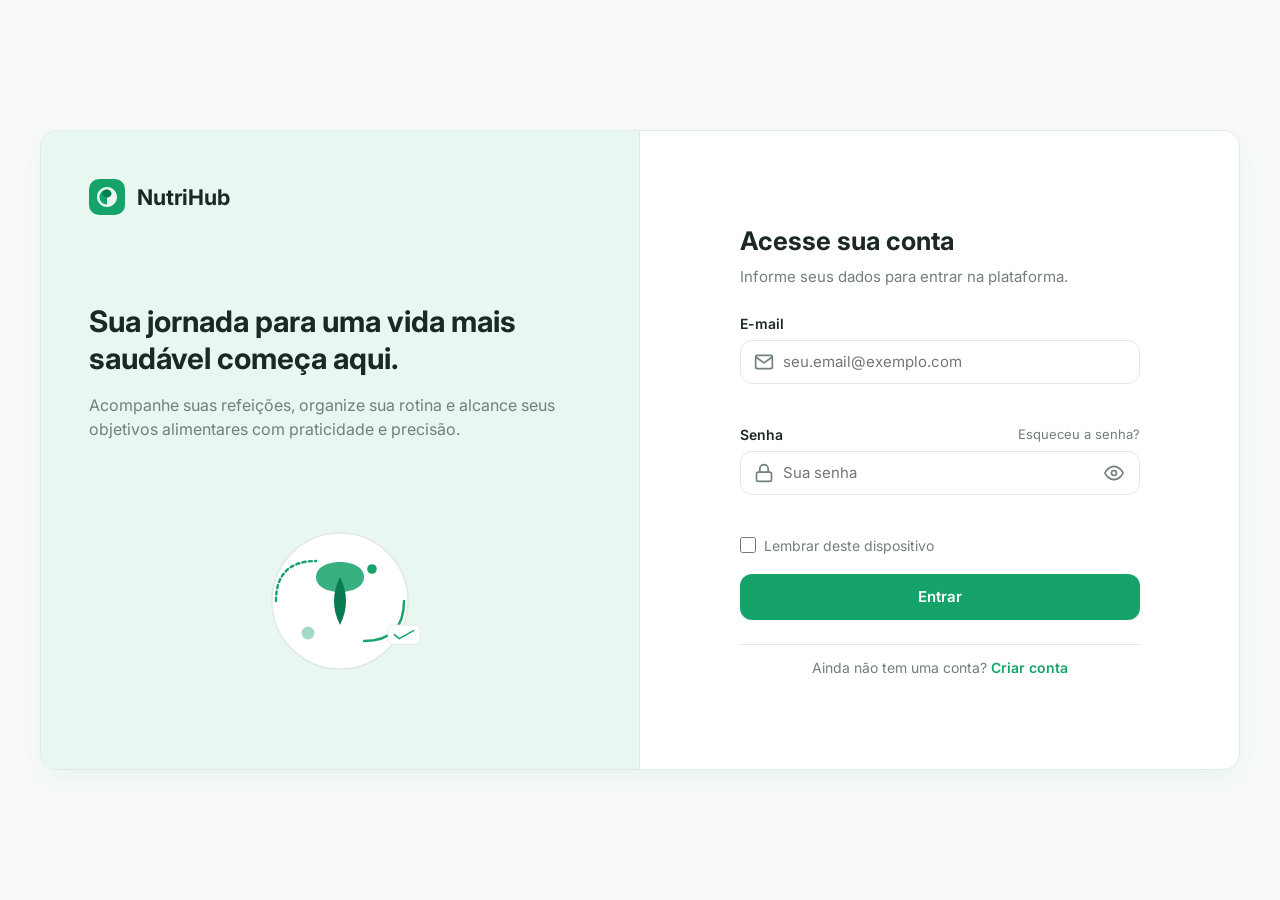
<file: FRONT/HTML/registro.html>
<!DOCTYPE html>
<html lang="pt-BR">
<head>
  <meta charset="UTF-8">
  <meta name="viewport" content="width=device-width, initial-scale=1.0">
  <title>NutriHub - Registrar Refeição e Hidratação</title>
  <link rel="preconnect" href="https://fonts.googleapis.com">
  <link rel="preconnect" href="https://fonts.gstatic.com" crossorigin>
  <link href="https://fonts.googleapis.com/css2?family=Inter:wght@400;500;600;700&display=swap" rel="stylesheet">
  <link rel="stylesheet" href="../CSS/registro.css">
</head>
<body>

  <div class="dashboard-layout">
    <!-- SIDEBAR FIXA À ESQUERDA -->
    <aside class="sidebar">
      <div class="sidebar-brand">
        <a href="../HTML/home.html" class="brand-logo">
          <svg class="logo-icon" width="32" height="32" viewBox="0 0 36 36" fill="none" xmlns="http://www.w3.org/2000/svg">
            <rect width="36" height="36" rx="10" fill="#16A36A"/>
            <path d="M18 8C12.4772 8 8 12.4772 8 18C8 23.5228 12.4772 28 18 28C23.5228 28 28 23.5228 28 18C28 12.4772 13.8579 10.5 18 10.5V25.5Z" fill="#E8F7EF"/>
            <path d="M22.5 14.5C22.5 16.7091 20.4853 18.5 18 18.5C15.5147 18.5 13.5 16.7091 13.5 14.5C13.5 12.2909 15.5147 10.5 18 10.5C20.4853 10.5 22.5 12.2909 22.5 14.5Z" fill="#087B50"/>
          </svg>
          <span class="brand-name">NutriHub</span>
        </a>
      </div>

      <nav class="sidebar-nav">
        <!-- PRINCIPAL -->
        <div class="nav-group">
          <span class="nav-label">Principal</span>
          <a href="../HTML/home.html" class="nav-item">
            <svg class="nav-icon" width="20" height="20" viewBox="0 0 24 24" fill="none" stroke="currentColor" stroke-width="2"><path d="M3 9l9-7 9 7v11a2 2 0 0 1-2 2H5a2 2 0 0 1-2-2z"></path><polyline points="9 22 9 12 15 12 15 22"></polyline></svg>
            <span>Home</span>
          </a>
        </div>

        <!-- ALIMENTAÇÃO -->
        <div class="nav-group">
          <span class="nav-label">Alimentação</span>
          <a href="../HTML/hist.html" class="nav-item active">
            <svg class="nav-icon" width="20" height="20" viewBox="0 0 24 24" fill="none" stroke="currentColor" stroke-width="2"><circle cx="12" cy="12" r="10"></circle><polyline points="12 6 12 12 16 14"></polyline></svg>
            <span>Histórico Alimentar</span>
          </a>
          <a href="../HTML/plano.html" class="nav-item">
            <svg class="nav-icon" width="20" height="20" viewBox="0 0 24 24" fill="none" stroke="currentColor" stroke-width="2"><rect x="3" y="4" width="18" height="18" rx="2" ry="2"></rect><line x1="16" y1="2" x2="16" y2="6"></line><line x1="8" y1="2" x2="8" y2="6"></line><line x1="3" y1="10" x2="21" y2="10"></line></svg>
            <span>Plano Alimentar</span>
          </a>
        </div>

        <!-- ACOMPANHAMENTO -->
        <div class="nav-group">
          <span class="nav-label">Acompanhamento</span>
          <a href="../HTML/metas.html" class="nav-item">
            <svg class="nav-icon" width="20" height="20" viewBox="0 0 24 24" fill="none" stroke="currentColor" stroke-width="2"><circle cx="12" cy="12" r="10"></circle><circle cx="12" cy="12" r="6"></circle><circle cx="12" cy="12" r="2"></circle></svg>
            <span>Metas</span>
          </a>
          <a href="../HTML/progresso.html" class="nav-item">
            <svg class="nav-icon" width="20" height="20" viewBox="0 0 24 24" fill="none" stroke="currentColor" stroke-width="2"><polyline points="23 6 13.5 15.5 8.5 10.5 1 18"></polyline><polyline points="17 6 23 6 23 12"></polyline></svg>
            <span>Meu Progresso</span>
          </a>
          <a href="../HTML/perfil.html" class="nav-item">
            <svg class="nav-icon" width="20" height="20" viewBox="0 0 24 24" fill="none" stroke="currentColor" stroke-width="2"><path d="M20 21v-2a4 4 0 0 0-4-4H8a4 4 0 0 0-4 4v2"></path><circle cx="12" cy="7" r="4"></circle></svg>
            <span>Meu Perfil</span>
          </a>
        </div>

        <!-- CONFIGURAÇÕES -->
        <div class="nav-group nav-group-bottom">
          <span class="nav-label">Configurações</span>
          <a href="../HTML/config.html" class="nav-item">
            <svg class="nav-icon" width="20" height="20" viewBox="0 0 24 24" fill="none" stroke="currentColor" stroke-width="2"><circle cx="12" cy="12" r="3"></circle><path d="M19.4 15a1.65 1.65 0 0 0 .33 1.82l.06.06a2 2 0 0 1 0 2.83 2 2 0 0 1-2.83 0l-.06-.06a1.65 1.65 0 0 0-1.82-.33 1.65 1.65 0 0 0-1 1.51V21a2 2 0 0 1-2 2 2 2 0 0 1-2-2v-.09A1.65 1.65 0 0 0 9 19.4a1.65 1.65 0 0 0-1.82.33l-.06.06a2 2 0 0 1-2.83 0 2 2 0 0 1 0-2.83l.06-.06a1.65 1.65 0 0 0 .33-1.82 1.65 1.65 0 0 0-1.51-1H3a2 2 0 0 1-2-2 2 2 0 0 1 2-2h.09A1.65 1.65 0 0 0 4.6 9a1.65 1.65 0 0 0-.33-1.82l-.06-.06a2 2 0 0 1 0-2.83 2 2 0 0 1 2.83 0l.06.06a1.65 1.65 0 0 0 1.82.33H9a1.65 1.65 0 0 0 1-1.51V3a2 2 0 0 1 2-2 2 2 0 0 1 2 2v.09a1.65 1.65 0 0 0 1 1.51 1.65 1.65 0 0 0 1.82-.33l.06-.06a2 2 0 0 1 2.83 0 2 2 0 0 1 0 2.83l-.06.06a1.65 1.65 0 0 0-.33 1.82V9a1.65 1.65 0 0 0 1.51 1H21a2 2 0 0 1 2 2 2 2 0 0 1-2 2h-.09a1.65 1.65 0 0 0-1.51 1z"></path></svg>
            <span>Configurações</span>
          </a>
          <a href="../HTML/index.html" class="nav-item nav-logout">
            <svg class="nav-icon" width="20" height="20" viewBox="0 0 24 24" fill="none" stroke="currentColor" stroke-width="2"><path d="M9 21H5a2 2 0 0 1-2-2V5a2 2 0 0 1 2-2h4"></path><polyline points="16 17 21 12 16 7"></polyline><line x1="21" y1="12" x2="9" y2="12"></line></svg>
            <span>Sair da Conta</span>
          </a>
        </div>
      </nav>
    </aside>

    <!-- CONTEÚDO PRINCIPAL -->
    <main class="main-content">
      <header class="page-header">
        <div class="header-titles">
          <h1 class="page-title">Registrar Refeição</h1>
          <p class="page-description">Informe os detalhes da refeição, alimentos e consumo de água.</p>
        </div>
        <div class="header-actions">
          <div class="user-avatar" id="header-avatar">—</div>
        </div>
      </header>

      <form id="registro-form" class="registro-form">
        <!-- SEÇÃO 1: INFORMAÇÕES DA REFEIÇÃO -->
        <section class="section-card">
          <h2 class="section-title">Dados da Refeição</h2>
          <p class="section-subtitle">Identifique o tipo da refeição, a data e o horário.</p>

          <div class="form-grid">
            <div class="form-group">
              <label for="meal-type">Tipo de Refeição</label>
              <select id="meal-type" class="form-select" required>
                <option value="" disabled selected>Selecione a refeição</option>
                <option value="café da manhã">Café da Manhã</option>
                <option value="almoço">Almoço</option>
                <option value="lanche da tarde">Lanche da Tarde</option>
                <option value="jantar">Jantar</option>
                <option value="ceia">Ceia / Lanche da Noite</option>
                <option value="apenas hidratação">Apenas Hidratação (Água)</option>
              </select>
            </div>

            <div class="form-group">
              <label for="meal-date">Data</label>
              <input type="date" id="meal-date" class="form-input" required>
            </div>

            <div class="form-group">
              <label for="meal-time">Horário</label>
              <input type="time" id="meal-time" class="form-input" required>
            </div>

            <div class="form-group">
              <label for="meal-local">Local da Refeição</label>
              <select id="meal-local" class="form-select">
                <option value="">Não informar</option>
                <option value="Em casa">Em casa</option>
                <option value="Trabalho / Escola">Trabalho / Escola</option>
                <option value="Restaurante">Restaurante</option>
                <option value="Outro local">Outro local</option>
              </select>
            </div>

            <div class="form-group full-width">
              <label for="meal-title">Nome da Refeição (opcional)</label>
              <input type="text" id="meal-title" class="form-input" placeholder="Ex: Almoço de domingo, Lanche pré-treino" maxlength="60">
            </div>
          </div>
        </section>

        <!-- SEÇÃO 2: CONSUMO DE ÁGUA (NOVA)
        <section class="section-card">
          <h2 class="section-title">Consumo de Água (Hidratação)</h2>
          <p class="section-subtitle">Informe se você bebeu água junto com a refeição ou neste horário para atualizar sua meta de hidratação.</p>

          <div class="form-grid">
            <div class="form-group">
              <label for="water-quantity">Quantidade de Água (ml)</label>
              <input type="number" id="water-quantity" class="form-input" placeholder="Ex: 250, 500" min="0" step="50">
            </div>
            <div class="form-group full-width" style="display: flex; gap: 10px; align-items: flex-end;">
              <button type="button" class="btn-secondary" id="btn-add-water-200">+200 ml (Copo)</button>
              <button type="button" class="btn-secondary" id="btn-add-water-500">+500 ml (Garrafa)</button>
            </div>
          </div>
        </section> -->

        <!-- SEÇÃO 3: ALIMENTOS CONSUMIDOS -->
        <section class="section-card">
          <h2 class="section-title">Alimentos e Porções</h2>
          <p class="section-subtitle">Adicione os itens consumidos nesta refeição. Você pode editar ou remover cada item depois de adicionado.</p>

          <div class="food-input-box">
            <div class="form-group food-name-group">
              <label for="food-name">Nome do Alimento</label>
              <input type="text" id="food-name" class="form-input" placeholder="Ex: Arroz integral, Ovos mexidos, Maçã">
            </div>

            <div class="form-group food-qty-group">
              <label for="food-portion">Porção / Quantidade</label>
              <input type="text" id="food-portion" class="form-input" placeholder="Ex: 100g, 2 unidades, 1 fatia">
            </div>

            <div class="form-group food-qty-group">
              <label for="food-calories">Calorias (kcal) — opcional</label>
              <input type="number" id="food-calories" class="form-input" placeholder="Ex: 120" min="0" max="10000" step="any">
            </div>

            <button type="button" class="btn-secondary" id="btn-add-food">+ Adicionar Item</button>
            <button type="button" class="btn-secondary" id="btn-cancel-food-edit" hidden>Cancelar edição</button>
          </div>

          <!-- LISTA DINÂMICA DE ALIMENTOS ADICIONADOS -->
          <div class="added-foods-container">
            <h3 class="added-foods-title">Alimentos na refeição:</h3>
            <ul id="foods-list" class="foods-list">
              <li class="empty-food-msg">Nenhum alimento adicionado até o momento.</li>
            </ul>
            <p class="foods-total" id="foods-total" hidden></p>
          </div>
        </section>

        <!-- SEÇÃO 4: OBSERVAÇÕES -->
        <section class="section-card">
          <h2 class="section-title">Observações</h2>
          <p class="section-subtitle">Anote algo importante sobre esta refeição, como sensações, preparo ou contexto.</p>

          <div class="form-group">
            <label for="meal-notes">Observações (opcional)</label>
            <textarea id="meal-notes" class="form-input" rows="3" maxlength="300" placeholder="Ex: Comi com pressa, me senti satisfeito, refeição preparada em casa."></textarea>
          </div>
        </section>

        <!-- AÇÕES DO FORMULÁRIO -->
        <div class="form-actions">
          <a href="../HTML/hist.html" class="btn-cancel">Cancelar</a>
          <button type="submit" class="btn-primary" id="btn-save-meal">Salvar Refeição</button>
        </div>
      </form>
    </main>
  </div>

  <script src="../JAVASCRIPT/SERVICES/api.js" defer></script>
  <script src="../JAVASCRIPT/SERVICES/auth.js" defer></script>
  <script src="../JAVASCRIPT/app.js"></script>
</body>
</html>
</file>
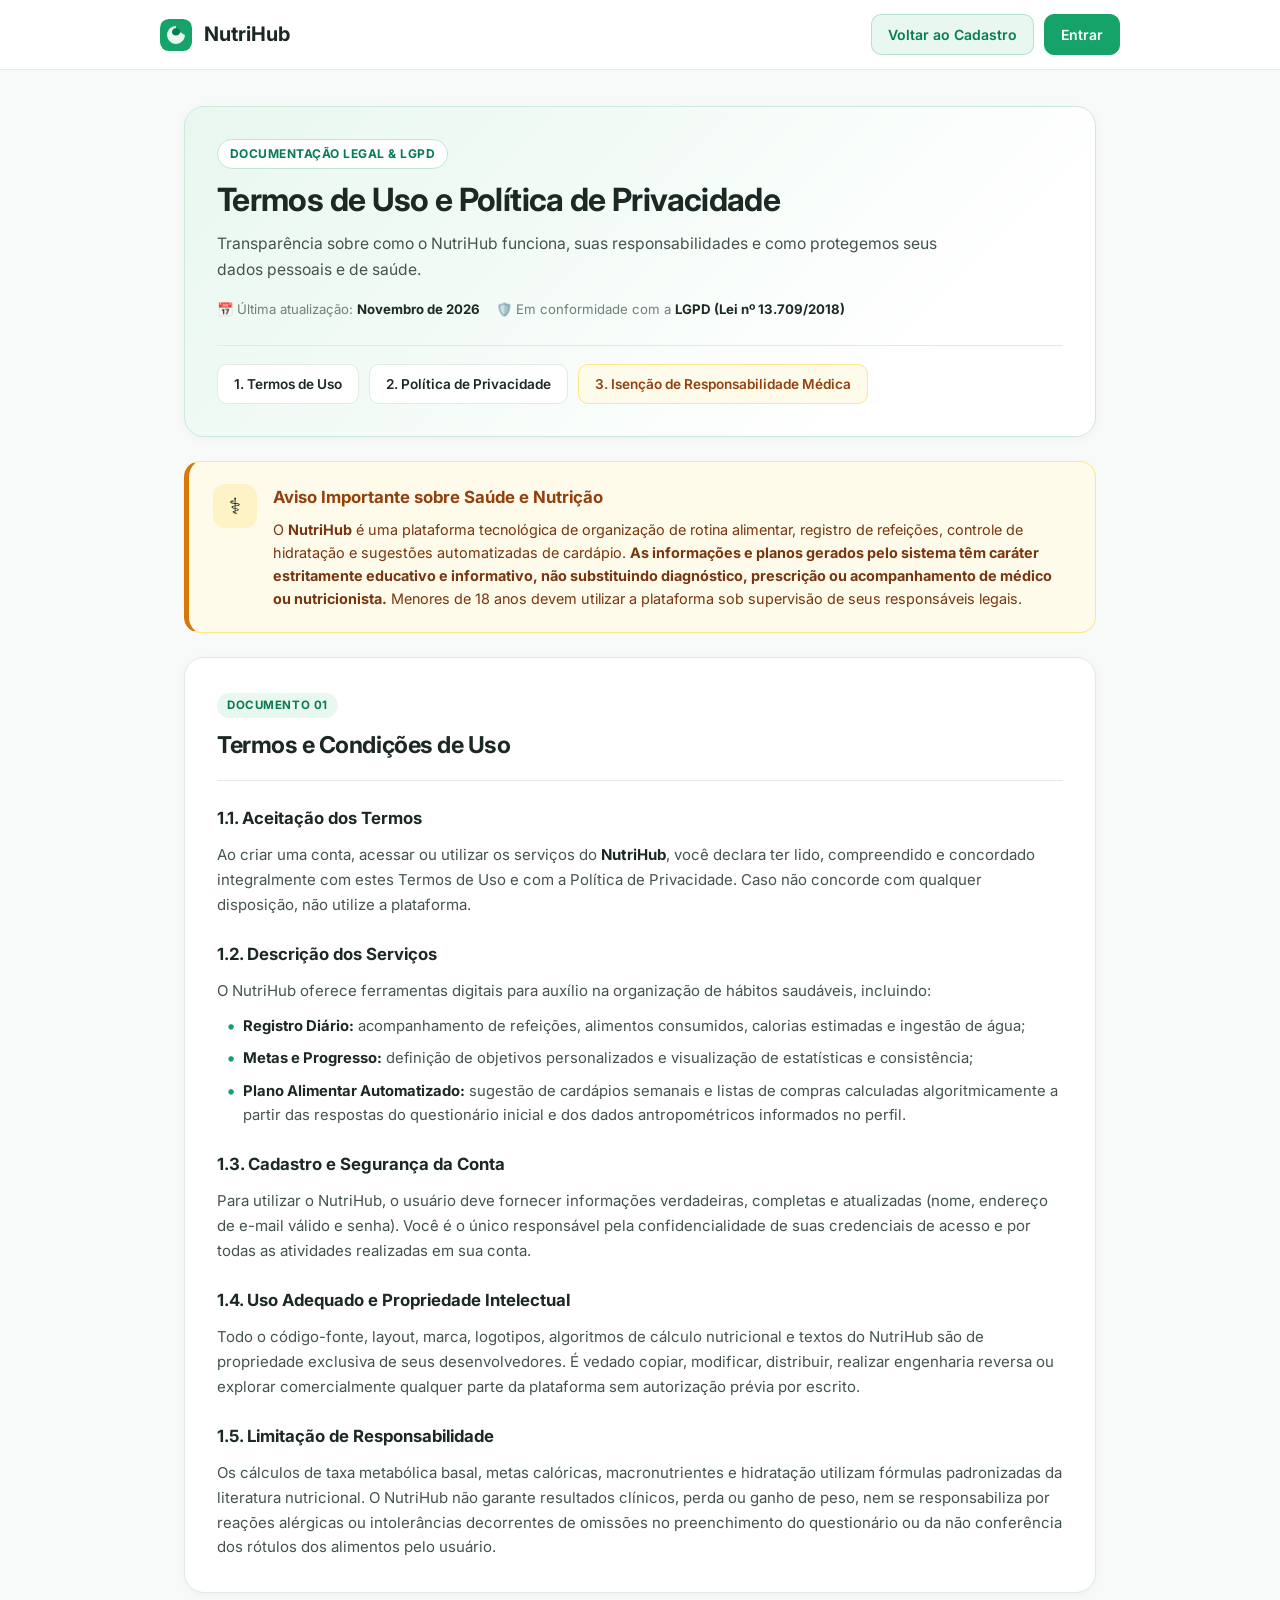
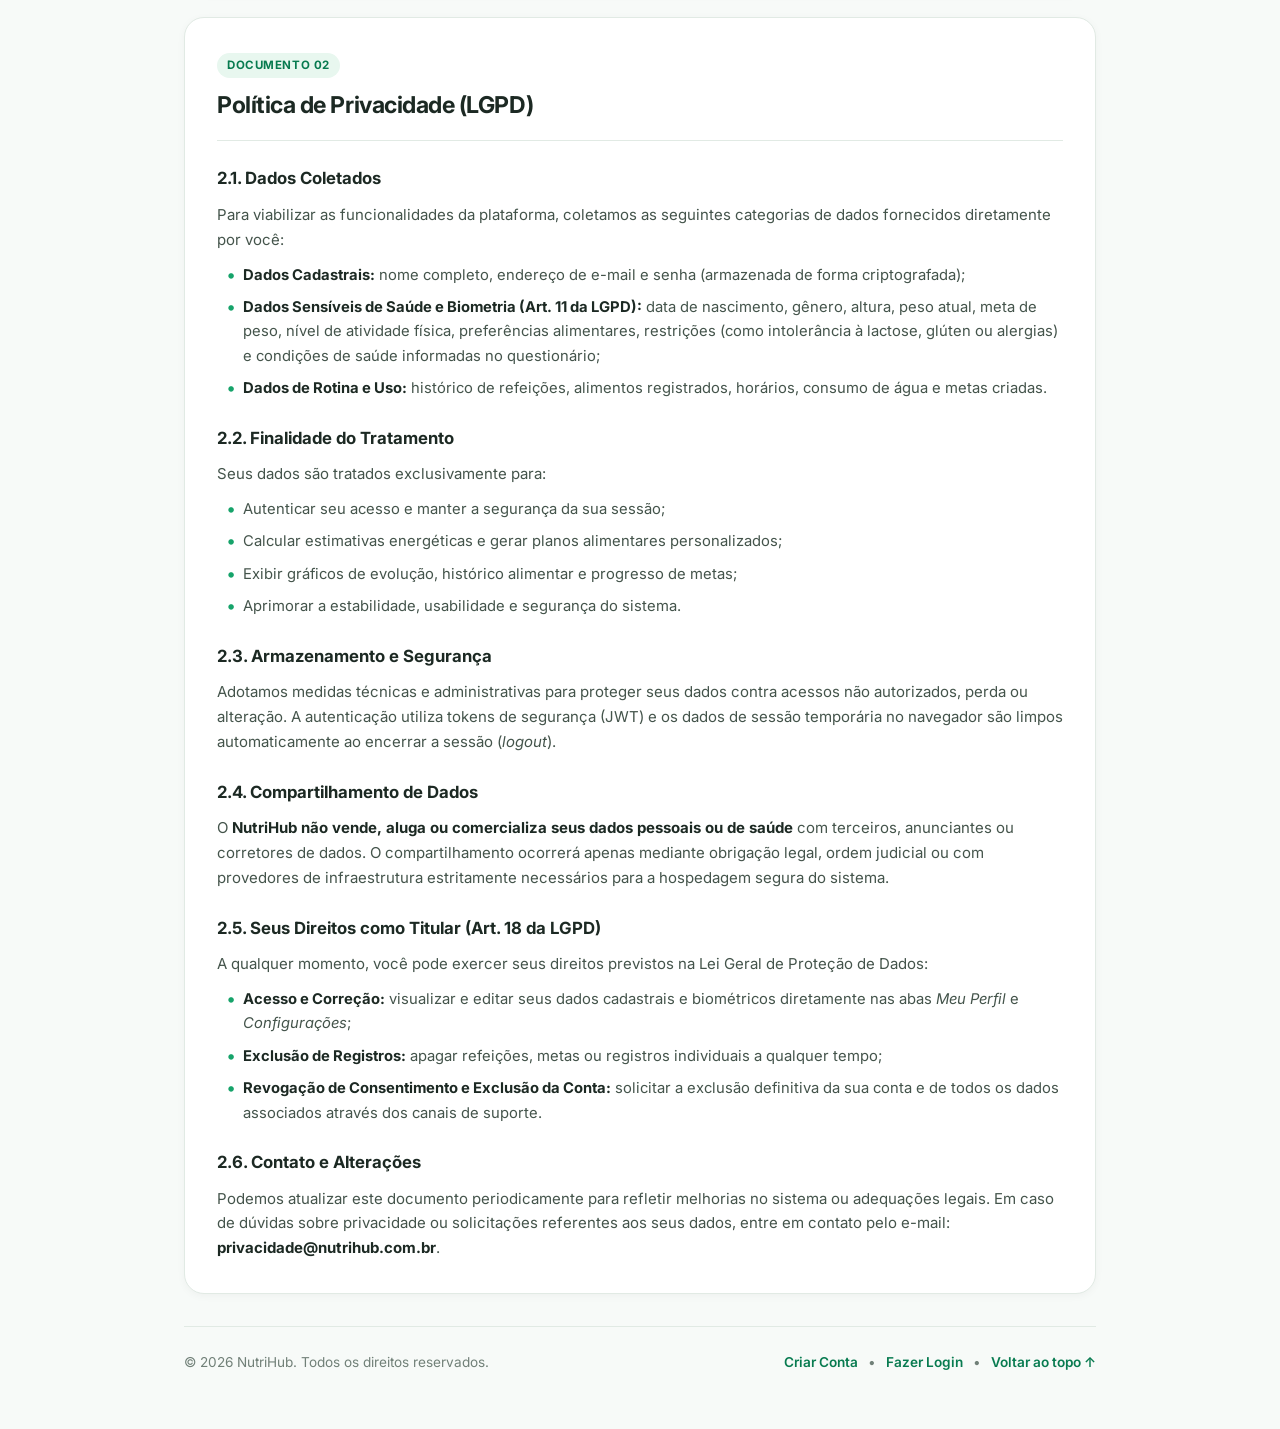
<file: FRONT/HTML/termos.html>
<!DOCTYPE html>
<html lang="pt-BR">
<head>
  <meta charset="UTF-8">
  <meta name="viewport" content="width=device-width, initial-scale=1.0">
  <title>NutriHub - Termos de Uso e Política de Privacidade</title>
  <link rel="preconnect" href="https://fonts.googleapis.com">
  <link rel="preconnect" href="https://fonts.gstatic.com" crossorigin>
  <link href="https://fonts.googleapis.com/css2?family=Inter:wght@400;500;600;700&display=swap" rel="stylesheet">
  <link rel="stylesheet" href="../CSS/termos.css">
</head>
<body>

  <!-- CABEÇALHO SUPERIOR -->
  <header class="legal-topbar">
    <div class="topbar-container">
      <a href="../HTML/index.html" class="brand-logo">
        <svg class="logo-icon" width="32" height="32" viewBox="0 0 36 36" fill="none" xmlns="http://www.w3.org/2000/svg">
          <rect width="36" height="36" rx="10" fill="#16A36A"/>
          <path d="M18 8C12.4772 8 8 12.4772 8 18C8 23.5228 12.4772 28 18 28C23.5228 28 28 23.5228 28 18C28 18 13.8579 10.5 18 10.5V25.5Z" fill="#E8F7EF"/>
          <path d="M22.5 14.5C22.5 16.7091 20.4853 18.5 18 18.5C15.5147 18.5 13.5 16.7091 13.5 14.5C13.5 12.2909 15.5147 10.5 18 10.5C20.4853 10.5 22.5 12.2909 22.5 14.5Z" fill="#087B50"/>
        </svg>
        <span class="brand-name">NutriHub</span>
      </a>

      <div class="topbar-actions">
        <a href="../HTML/cadastro.html" class="btn-secondary-sm">Voltar ao Cadastro</a>
        <a href="../HTML/index.html" class="btn-primary-sm">Entrar</a>
      </div>
    </div>
  </header>

  <!-- CONTEÚDO PRINCIPAL -->
  <main class="legal-wrapper">
    <!-- BANNER DE INTRODUÇÃO -->
    <section class="legal-hero">
      <span class="legal-badge">Documentação Legal & LGPD</span>
      <h1 class="legal-title">Termos de Uso e Política de Privacidade</h1>
      <p class="legal-subtitle">
        Transparência sobre como o NutriHub funciona, suas responsabilidades e como protegemos seus dados pessoais e de saúde.
      </p>
      <div class="legal-meta">
        <span>📅 Última atualização: <strong>Novembro de 2026</strong></span>
        <span>🛡️ Em conformidade com a <strong>LGPD (Lei nº 13.709/2018)</strong></span>
      </div>

      <!-- NAVEGAÇÃO RÁPIDA -->
      <nav class="legal-tabs" aria-label="Navegação entre documentos">
        <a href="#termos-de-uso" class="tab-link">1. Termos de Uso</a>
        <a href="#politica-privacidade" class="tab-link">2. Política de Privacidade</a>
        <a href="#aviso-medico" class="tab-link tab-link-warning">3. Isenção de Responsabilidade Médica</a>
      </nav>
    </section>

    <!-- AVISO DE SAÚDE EM DESTAQUE -->
    <aside id="aviso-medico" class="medical-alert-card" role="note">
      <div class="alert-icon" aria-hidden="true">⚕️</div>
      <div class="alert-content">
        <h2>Aviso Importante sobre Saúde e Nutrição</h2>
        <p>
          O <strong>NutriHub</strong> é uma plataforma tecnológica de organização de rotina alimentar, registro de refeições, controle de hidratação e sugestões automatizadas de cardápio. <strong>As informações e planos gerados pelo sistema têm caráter estritamente educativo e informativo, não substituindo diagnóstico, prescrição ou acompanhamento de médico ou nutricionista.</strong> Menores de 18 anos devem utilizar a plataforma sob supervisão de seus responsáveis legais.
        </p>
      </div>
    </aside>

    <!-- SEÇÃO 1: TERMOS DE USO -->
    <article id="termos-de-uso" class="legal-card">
      <div class="card-header">
        <span class="section-tag">Documento 01</span>
        <h2>Termos e Condições de Uso</h2>
      </div>

      <section class="legal-section">
        <h3>1.1. Aceitação dos Termos</h3>
        <p>
          Ao criar uma conta, acessar ou utilizar os serviços do <strong>NutriHub</strong>, você declara ter lido, compreendido e concordado integralmente com estes Termos de Uso e com a Política de Privacidade. Caso não concorde com qualquer disposição, não utilize a plataforma.
        </p>
      </section>

      <section class="legal-section">
        <h3>1.2. Descrição dos Serviços</h3>
        <p>O NutriHub oferece ferramentas digitais para auxílio na organização de hábitos saudáveis, incluindo:</p>
        <ul>
          <li><strong>Registro Diário:</strong> acompanhamento de refeições, alimentos consumidos, calorias estimadas e ingestão de água;</li>
          <li><strong>Metas e Progresso:</strong> definição de objetivos personalizados e visualização de estatísticas e consistência;</li>
          <li><strong>Plano Alimentar Automatizado:</strong> sugestão de cardápios semanais e listas de compras calculadas algoritmicamente a partir das respostas do questionário inicial e dos dados antropométricos informados no perfil.</li>
        </ul>
      </section>

      <section class="legal-section">
        <h3>1.3. Cadastro e Segurança da Conta</h3>
        <p>
          Para utilizar o NutriHub, o usuário deve fornecer informações verdadeiras, completas e atualizadas (nome, endereço de e-mail válido e senha). Você é o único responsável pela confidencialidade de suas credenciais de acesso e por todas as atividades realizadas em sua conta.
        </p>
      </section>

      <section class="legal-section">
        <h3>1.4. Uso Adequado e Propriedade Intelectual</h3>
        <p>
          Todo o código-fonte, layout, marca, logotipos, algoritmos de cálculo nutricional e textos do NutriHub são de propriedade exclusiva de seus desenvolvedores. É vedado copiar, modificar, distribuir, realizar engenharia reversa ou explorar comercialmente qualquer parte da plataforma sem autorização prévia por escrito.
        </p>
      </section>

      <section class="legal-section">
        <h3>1.5. Limitação de Responsabilidade</h3>
        <p>
          Os cálculos de taxa metabólica basal, metas calóricas, macronutrientes e hidratação utilizam fórmulas padronizadas da literatura nutricional. O NutriHub não garante resultados clínicos, perda ou ganho de peso, nem se responsabiliza por reações alérgicas ou intolerâncias decorrentes de omissões no preenchimento do questionário ou da não conferência dos rótulos dos alimentos pelo usuário.
        </p>
      </section>
    </article>

    <!-- SEÇÃO 2: POLÍTICA DE PRIVACIDADE -->
    <article id="politica-privacidade" class="legal-card">
      <div class="card-header">
        <span class="section-tag">Documento 02</span>
        <h2>Política de Privacidade (LGPD)</h2>
      </div>

      <section class="legal-section">
        <h3>2.1. Dados Coletados</h3>
        <p>Para viabilizar as funcionalidades da plataforma, coletamos as seguintes categorias de dados fornecidos diretamente por você:</p>
        <ul>
          <li><strong>Dados Cadastrais:</strong> nome completo, endereço de e-mail e senha (armazenada de forma criptografada);</li>
          <li><strong>Dados Sensíveis de Saúde e Biometria (Art. 11 da LGPD):</strong> data de nascimento, gênero, altura, peso atual, meta de peso, nível de atividade física, preferências alimentares, restrições (como intolerância à lactose, glúten ou alergias) e condições de saúde informadas no questionário;</li>
          <li><strong>Dados de Rotina e Uso:</strong> histórico de refeições, alimentos registrados, horários, consumo de água e metas criadas.</li>
        </ul>
      </section>

      <section class="legal-section">
        <h3>2.2. Finalidade do Tratamento</h3>
        <p>Seus dados são tratados exclusivamente para:</p>
        <ul>
          <li>Autenticar seu acesso e manter a segurança da sua sessão;</li>
          <li>Calcular estimativas energéticas e gerar planos alimentares personalizados;</li>
          <li>Exibir gráficos de evolução, histórico alimentar e progresso de metas;</li>
          <li>Aprimorar a estabilidade, usabilidade e segurança do sistema.</li>
        </ul>
      </section>

      <section class="legal-section">
        <h3>2.3. Armazenamento e Segurança</h3>
        <p>
          Adotamos medidas técnicas e administrativas para proteger seus dados contra acessos não autorizados, perda ou alteração. A autenticação utiliza tokens de segurança (JWT) e os dados de sessão temporária no navegador são limpos automaticamente ao encerrar a sessão (<em>logout</em>).
        </p>
      </section>

      <section class="legal-section">
        <h3>2.4. Compartilhamento de Dados</h3>
        <p>
          O <strong>NutriHub não vende, aluga ou comercializa seus dados pessoais ou de saúde</strong> com terceiros, anunciantes ou corretores de dados. O compartilhamento ocorrerá apenas mediante obrigação legal, ordem judicial ou com provedores de infraestrutura estritamente necessários para a hospedagem segura do sistema.
        </p>
      </section>

      <section class="legal-section">
        <h3>2.5. Seus Direitos como Titular (Art. 18 da LGPD)</h3>
        <p>A qualquer momento, você pode exercer seus direitos previstos na Lei Geral de Proteção de Dados:</p>
        <ul>
          <li><strong>Acesso e Correção:</strong> visualizar e editar seus dados cadastrais e biométricos diretamente nas abas <em>Meu Perfil</em> e <em>Configurações</em>;</li>
          <li><strong>Exclusão de Registros:</strong> apagar refeições, metas ou registros individuais a qualquer tempo;</li>
          <li><strong>Revogação de Consentimento e Exclusão da Conta:</strong> solicitar a exclusão definitiva da sua conta e de todos os dados associados através dos canais de suporte.</li>
        </ul>
      </section>

      <section class="legal-section">
        <h3>2.6. Contato e Alterações</h3>
        <p>
          Podemos atualizar este documento periodicamente para refletir melhorias no sistema ou adequações legais. Em caso de dúvidas sobre privacidade ou solicitações referentes aos seus dados, entre em contato pelo e-mail: <strong>privacidade@nutrihub.com.br</strong>.
        </p>
      </section>
    </article>

    <!-- RODAPÉ -->
    <footer class="legal-footer">
      <p>&copy; 2026 NutriHub. Todos os direitos reservados.</p>
      <div class="footer-links">
        <a href="../HTML/cadastro.html">Criar Conta</a>
        <span>•</span>
        <a href="../HTML/index.html">Fazer Login</a>
        <span>•</span>
        <a href="#top">Voltar ao topo ↑</a>
      </div>
    </footer>
  </main>

</body>
</html>
</file>
<file: FRONT/CSS/style.css>
/* ==========================================================================
   RESET & VARIÁVEIS NUTRIHUB
   ========================================================================== */
*, *::before, *::after {
  box-sizing: border-box;
  margin: 0;
  padding: 0;
}

:root {
  --primary: #16A36A;
  --primary-dark: #087B50;
  --primary-soft: #E8F7EF;
  --bg-main: #F7FAF8;
  --bg-card: #FFFFFF;
  --text-main: #1C2923;
  --text-muted: #718078;
  --border-color: #E1EAE4;
  --font-sans: 'Inter', system-ui, -apple-system, sans-serif;

  --radius-sm: 8px;
  --radius-md: 12px;
  --radius-lg: 16px;
  --shadow-md: 0 10px 25px -5px rgba(22, 163, 106, 0.08);
  --transition: 0.2s cubic-bezier(0.4, 0, 0.2, 1);
}

body {
  font-family: var(--font-sans);
  background-color: var(--bg-main);
  color: var(--text-main);
  min-height: 100vh;
  display: flex;
  align-items: center;
  justify-content: center;
  line-height: 1.5;
  -webkit-font-smoothing: antialiased;
}

/* ==========================================================================
   ESTRUTURA DE DUAS COLUNAS (GRID PRINCIPAL)
   ========================================================================== */
.auth-container {
  display: grid;
  grid-template-columns: 1fr 1fr;
  width: 100%;
  max-width: 1200px;
  min-height: 640px;
  margin: 20px;
  background-color: var(--bg-card);
  border: 1px solid var(--border-color);
  border-radius: var(--radius-lg);
  box-shadow: var(--shadow-md);
  overflow: hidden;
}

/* LADO ESQUERDO — APRESENTAÇÃO E ILUSTRAÇÃO */
.brand-side {
  background-color: var(--primary-soft);
  padding: 48px;
  display: flex;
  flex-direction: column;
  justify-content: space-between;
  border-right: 1px solid var(--border-color);
}

.brand-header {
  display: flex;
  align-items: center;
}

.brand-logo {
  display: flex;
  align-items: center;
  gap: 12px;
  text-decoration: none;
}

.brand-name {
  font-size: 1.35rem;
  font-weight: 700;
  color: var(--text-main);
}

.brand-content {
  display: flex;
  flex-direction: column;
  gap: 16px;
  margin-top: 24px;
}

.brand-title {
  font-size: 1.85rem;
  font-weight: 700;
  color: var(--text-main);
  line-height: 1.25;
}

.brand-description {
  font-size: 1rem;
  color: var(--text-muted);
}

.illustration-container {
  display: flex;
  justify-content: center;
  align-items: center;
  margin-top: 24px;
}

.brand-illustration {
  width: 100%;
  max-width: 320px;
  height: auto;
}

/* LADO DIREITO — FORMULÁRIO */
.form-side {
  padding: 48px;
  display: flex;
  align-items: center;
  justify-content: center;
}

.auth-card {
  width: 100%;
  max-width: 400px;
  display: flex;
  flex-direction: column;
  gap: 24px;
}

.card-header {
  display: flex;
  flex-direction: column;
  gap: 6px;
}

.card-title {
  font-size: 1.6rem;
  font-weight: 700;
  color: var(--text-main);
}

.card-subtitle {
  font-size: 0.9375rem;
  color: var(--text-muted);
}

/* FORMULÁRIO & CAMPOS DE INPUT */
.auth-form {
  display: flex;
  flex-direction: column;
  gap: 18px;
}

.form-group {
  display: flex;
  flex-direction: column;
  gap: 6px;
}

.label-row {
  display: flex;
  justify-content: space-between;
  align-items: center;
}

.form-label {
  font-size: 0.875rem;
  font-weight: 600;
  color: var(--text-main);
}

.input-wrapper {
  position: relative;
  display: flex;
  align-items: center;
}

.input-icon {
  position: absolute;
  left: 14px;
  color: var(--text-muted);
  pointer-events: none;
}

.form-input {
  width: 100%;
  height: 44px;
  padding: 0 40px 0 42px;
  font-family: inherit;
  font-size: 0.9375rem;
  border: 1px solid var(--border-color);
  border-radius: var(--radius-md);
  outline: none;
  background-color: #FFFFFF;
  transition: border-color var(--transition), box-shadow var(--transition);
}

.form-input:focus {
  border-color: var(--primary);
  box-shadow: 0 0 0 4px rgba(22, 163, 106, 0.15);
}

.form-input.input-error {
  border-color: #E53E3E;
}

.toggle-password {
  position: absolute;
  right: 12px;
  background: none;
  border: none;
  color: var(--text-muted);
  cursor: pointer;
  padding: 4px;
  display: flex;
  align-items: center;
}

.error-message {
  font-size: 0.775rem;
  color: #E53E3E;
  min-height: 16px;
}

/* CHECKBOX & LINKS */
.form-options {
  display: flex;
  align-items: center;
}

.checkbox-label {
  display: flex;
  align-items: center;
  gap: 8px;
  cursor: pointer;
}

.custom-checkbox {
  accent-color: var(--primary);
  width: 16px;
  height: 16px;
}

.checkbox-text {
  font-size: 0.875rem;
  color: var(--text-muted);
}

.link-primary {
  color: var(--primary);
  font-weight: 600;
  text-decoration: none;
}

.link-primary:hover {
  text-decoration: underline;
}

.link-secondary {
  color: var(--text-muted);
  font-size: 0.8125rem;
  text-decoration: none;
}

.link-secondary:hover {
  color: var(--primary);
}

/* BOTÃO PRINCIPAL DE SUBMISSÃO */
.btn-primary {
  width: 100%;
  height: 46px;
  background-color: var(--primary);
  color: #FFFFFF;
  border: none;
  border-radius: var(--radius-md);
  font-family: inherit;
  font-size: 0.9375rem;
  font-weight: 600;
  cursor: pointer;
  display: inline-flex;
  align-items: center;
  justify-content: center;
  gap: 8px;
  transition: background-color var(--transition);
}

.btn-primary:hover:not(:disabled) {
  background-color: var(--primary-dark);
}

.btn-primary:disabled {
  background-color: #A0AEC0;
  cursor: not-allowed;
}

.btn-spinner {
  width: 16px;
  height: 16px;
  border: 2px solid rgba(255, 255, 255, 0.3);
  border-radius: 50%;
  border-top-color: #FFFFFF;
  animation: spin 0.8s linear infinite;
}

@keyframes spin {
  to { transform: rotate(360deg); }
}

.card-footer {
  text-align: center;
  padding-top: 12px;
  border-top: 1px solid var(--border-color);
}

.footer-text {
  font-size: 0.875rem;
  color: var(--text-muted);
}

/* RESPONSIVIDADE MOBILE */
@media (max-width: 840px) {
  .auth-container {
    grid-template-columns: 1fr;
    margin: 10px;
  }

  .brand-side {
    display: none; /* Oculta a ilustração no telemóvel para focar no login */
  }

  .form-side {
    padding: 32px 20px;
  }
}
</file>
<file: FRONT/CSS/cadastro.css>
/* ==========================================================================
   RESET & CONFIGURAÇÕES BASE
   ========================================================================== */
*, *::before, *::after {
  box-sizing: border-box;
  margin: 0;
  padding: 0;
}

:root {
  /* Paleta de Cores do NutriHub */
  --primary: #16A36A;
  --primary-dark: #087B50;
  --primary-soft: #E8F7EF;
  --bg-main: #F7FAF8;
  --bg-card: #FFFFFF;
  --text-main: #1C2923;
  --text-muted: #718078;
  --border-color: #E1EAE4;
  --error-color: #E53E3E;
  --focus-ring: rgba(22, 163, 106, 0.25);

  /* Tipografia & Formatos */
  --font-sans: 'Inter', system-ui, -apple-system, BlinkMacSystemFont, "Segoe UI", Roboto, sans-serif;
  --radius-sm: 6px;
  --radius-md: 10px;
  --radius-lg: 16px;
  --shadow-sm: 0 1px 3px rgba(0, 0, 0, 0.05);
  --shadow-md: 0 10px 25px -5px rgba(22, 163, 106, 0.08), 0 8px 10px -6px rgba(0, 0, 0, 0.01);
  --transition-fast: 0.15s ease;
  --transition-normal: 0.25s ease;
}

body {
  font-family: var(--font-sans);
  background-color: var(--bg-main);
  color: var(--text-main);
  min-height: 100vh;
  display: flex;
  align-items: center;
  justify-content: center;
  line-height: 1.5;
  -webkit-font-smoothing: antialiased;
}

/* ==========================================================================
   LAYOUT PRINCIPAL (DESKTOP GRID 50/50)
   ========================================================================== */
.auth-container {
  display: grid;
  grid-template-columns: 1fr 1fr;
  width: 100%;
  max-width: 1200px;
  min-height: 720px;
  margin: 20px;
  background-color: var(--bg-card);
  border-radius: var(--radius-lg);
  border: 1px solid var(--border-color);
  box-shadow: var(--shadow-md);
  overflow: hidden;
}

/* ==========================================================================
   LADO ESQUERDO — MARCA & APRESENTAÇÃO
   ========================================================================== */
.brand-side {
  background-color: var(--bg-main);
  border-right: 1px solid var(--border-color);
  padding: 48px;
  display: flex;
  flex-direction: column;
  justify-content: space-between;
}

.brand-logo {
  display: inline-flex;
  align-items: center;
  gap: 12px;
  text-decoration: none;
  width: fit-content;
}

.brand-name {
  font-size: 1.5rem;
  font-weight: 700;
  color: var(--text-main);
  letter-spacing: -0.02em;
}

.brand-content {
  margin: auto 0;
  max-width: 440px;
}

.brand-title {
  font-size: 2rem;
  font-weight: 700;
  line-height: 1.25;
  color: var(--text-main);
  margin-bottom: 16px;
  letter-spacing: -0.02em;
}

.brand-description {
  font-size: 1rem;
  color: var(--text-muted);
  line-height: 1.6;
  margin-bottom: 32px;
}

.illustration-container {
  width: 100%;
  display: flex;
  justify-content: center;
  align-items: center;
}

.brand-illustration {
  width: 100%;
  max-width: 320px;
  height: auto;
}

/* ==========================================================================
   LADO DIREITO — FORMULÁRIO DE CADASTRO
   ========================================================================== */
.form-side {
  padding: 48px;
  display: flex;
  align-items: center;
  justify-content: center;
  background-color: var(--bg-card);
}

.auth-card {
  width: 100%;
  max-width: 400px;
}

.card-header {
  margin-bottom: 28px;
}

.card-title {
  font-size: 1.75rem;
  font-weight: 700;
  color: var(--text-main);
  letter-spacing: -0.01em;
  margin-bottom: 6px;
}

.card-subtitle {
  font-size: 0.9375rem;
  color: var(--text-muted);
}

.auth-form {
  display: flex;
  flex-direction: column;
  gap: 18px;
}

/* ==========================================================================
   CAMPOS DE ENTRADA & LABELS
   ========================================================================== */
.form-group {
  display: flex;
  flex-direction: column;
  gap: 6px;
}

.form-label {
  font-size: 0.875rem;
  font-weight: 600;
  color: var(--text-main);
}

.input-wrapper {
  position: relative;
  display: flex;
  align-items: center;
}

.input-icon {
  position: absolute;
  left: 14px;
  color: var(--text-muted);
  pointer-events: none;
  transition: color var(--transition-fast);
}

.form-input {
  width: 100%;
  height: 44px;
  padding: 0 14px 0 42px;
  font-family: inherit;
  font-size: 0.9375rem;
  color: var(--text-main);
  background-color: var(--bg-card);
  border: 1px solid var(--border-color);
  border-radius: var(--radius-md);
  outline: none;
  transition: border-color var(--transition-fast), box-shadow var(--transition-fast);
}

.form-input::placeholder {
  color: #A0AEC0;
}

.form-input:focus {
  border-color: var(--primary);
  box-shadow: 0 0 0 4px var(--focus-ring);
}

.form-input:focus + .input-icon,
.input-wrapper:focus-within .input-icon {
  color: var(--primary);
}

/* Estado de Erro nos Inputs */
.form-input.input-error {
  border-color: var(--error-color);
}

.form-input.input-error:focus {
  box-shadow: 0 0 0 4px rgba(229, 62, 62, 0.15);
}

.error-message {
  font-size: 0.75rem;
  color: var(--error-color);
  min-height: 16px;
  display: block;
}

.block-error {
  margin-top: 4px;
}

/* Botão Olho (Senha) */
.toggle-password {
  position: absolute;
  right: 12px;
  background: none;
  border: none;
  cursor: pointer;
  color: var(--text-muted);
  display: flex;
  align-items: center;
  justify-content: center;
  padding: 4px;
  border-radius: var(--radius-sm);
  transition: color var(--transition-fast);
}

.toggle-password:hover {
  color: var(--text-main);
}

.toggle-password:focus-visible {
  outline: 2px solid var(--primary);
}

/* ==========================================================================
   CHECKBOX & TERMOS DE USO
   ========================================================================== */
.form-options {
  display: flex;
  flex-direction: column;
}

.terms-option {
  gap: 2px;
}

.checkbox-label {
  display: flex;
  align-items: flex-start;
  gap: 10px;
  cursor: pointer;
  user-select: none;
}

.custom-checkbox {
  appearance: none;
  width: 18px;
  height: 18px;
  border: 1px solid var(--border-color);
  border-radius: var(--radius-sm);
  background-color: var(--bg-card);
  cursor: pointer;
  display: grid;
  place-content: center;
  margin-top: 2px;
  flex-shrink: 0;
  transition: background-color var(--transition-fast), border-color var(--transition-fast);
}

.custom-checkbox::before {
  content: "";
  width: 10px;
  height: 10px;
  transform: scale(0);
  transition: transform var(--transition-fast);
  box-shadow: inset 1em 1em var(--bg-card);
  transform-origin: center;
  clip-path: polygon(14% 44%, 0 65%, 50% 100%, 100% 16%, 80% 0%, 43% 62%);
}

.custom-checkbox:checked {
  background-color: var(--primary);
  border-color: var(--primary);
}

.custom-checkbox:checked::before {
  transform: scale(1);
}

.custom-checkbox:focus-visible {
  outline: 2px solid var(--primary);
  outline-offset: 2px;
}

.checkbox-text {
  font-size: 0.8125rem;
  color: var(--text-muted);
  line-height: 1.4;
}

/* Links */
.link-primary {
  color: var(--primary);
  font-weight: 600;
  text-decoration: none;
  transition: color var(--transition-fast);
}

.link-primary:hover {
  color: var(--primary-dark);
  text-decoration: underline;
}

.link-secondary {
  color: var(--text-main);
  font-weight: 500;
  text-decoration: underline;
}

.link-secondary:hover {
  color: var(--primary);
}

/* ==========================================================================
   BOTÃO PRINCIPAL & BOTÃO DE CARREGAMENTO
   ========================================================================== */
.btn-primary {
  width: 100%;
  height: 46px;
  background-color: var(--primary);
  color: #FFFFFF;
  font-family: inherit;
  font-size: 0.9375rem;
  font-weight: 600;
  border: none;
  border-radius: var(--radius-md);
  cursor: pointer;
  display: flex;
  align-items: center;
  justify-content: center;
  gap: 10px;
  margin-top: 6px;
  transition: background-color var(--transition-fast), transform var(--transition-fast);
}

.btn-primary:hover {
  background-color: var(--primary-dark);
}

.btn-primary:active {
  transform: translateY(1px);
}

.btn-primary:focus-visible {
  outline: 2px solid var(--primary-dark);
  outline-offset: 2px;
}

.btn-primary:disabled {
  background-color: #A0AEC0;
  cursor: not-allowed;
  transform: none;
}

.btn-spinner {
  width: 18px;
  height: 18px;
  border: 2px solid rgba(255, 255, 255, 0.3);
  border-radius: 50%;
  border-top-color: #FFFFFF;
  animation: spin 0.8s linear infinite;
}

@keyframes spin {
  to {
    transform: rotate(360deg);
  }
}

/* ==========================================================================
   RODAPÉ DO CARD
   ========================================================================== */
.card-footer {
  margin-top: 24px;
  text-align: center;
}

.footer-text {
  font-size: 0.875rem;
  color: var(--text-muted);
}

/* ==========================================================================
   RESPONSIVIDADE (MOBILE & TABLETS)
   ========================================================================== */
@media (max-width: 900px) {
  body {
    background-color: var(--bg-card);
    align-items: flex-start;
  }

  .auth-container {
    grid-template-columns: 1fr;
    max-width: 100%;
    min-height: 100vh;
    margin: 0;
    border: none;
    border-radius: 0;
    box-shadow: none;
  }

  .brand-side {
    padding: 32px 24px 16px 24px;
    border-right: none;
    border-bottom: 1px solid var(--border-color);
  }

  .brand-content {
    margin: 20px 0 0 0;
  }

  .brand-title {
    font-size: 1.5rem;
  }

  .illustration-container {
    display: none; /* Oculta a ilustração no mobile para dar foco total ao formulário */
  }

  .form-side {
    padding: 32px 24px;
  }

  .auth-card {
    max-width: 100%;
  }
}
</file>
<file: FRONT/CSS/config.css>
*, *::before, *::after {
  box-sizing: border-box;
  margin: 0;
  padding: 0;
}

:root {
  --primary: #16A36A;
  --primary-dark: #087B50;
  --primary-soft: #E8F7EF;
  --bg-main: #F7FAF8;
  --bg-card: #FFFFFF;
  --text-main: #1C2923;
  --text-muted: #718078;
  --border-color: #E1EAE4;
  --font-sans: 'Inter', system-ui, -apple-system, sans-serif;
  --radius-sm: 8px;
  --radius-md: 12px;
  --radius-lg: 16px;
  --shadow-sm: 0 2px 8px rgba(0, 0, 0, 0.04);
  --transition: 0.2s cubic-bezier(0.4, 0, 0.2, 1);
}

body {
  font-family: var(--font-sans);
  background-color: var(--bg-main);
  color: var(--text-main);
  min-height: 100vh;
  line-height: 1.5;
}

.dashboard-layout {
  display: flex;
  min-height: 100vh;
}

.sidebar {
  width: 260px;
  background-color: var(--bg-card);
  border-right: 1px solid var(--border-color);
  display: flex;
  flex-direction: column;
  position: fixed;
  top: 0; bottom: 0; left: 0;
  z-index: 100;
  padding: 24px 16px;
}

.sidebar-brand {
  padding: 0 12px 24px 12px;
}

.brand-logo {
  display: flex;
  align-items: center;
  gap: 12px;
  text-decoration: none;
}

.brand-name {
  font-size: 1.25rem;
  font-weight: 700;
  color: var(--text-main);
}

.sidebar-nav {
  display: flex;
  flex-direction: column;
  gap: 20px;
  flex: 1;
}

.nav-group {
  display: flex;
  flex-direction: column;
  gap: 4px;
}

.nav-label {
  font-size: 0.75rem;
  font-weight: 700;
  text-transform: uppercase;
  letter-spacing: 0.05em;
  color: var(--text-muted);
  padding: 0 12px 6px 12px;
}

.nav-item {
  display: flex;
  align-items: center;
  gap: 12px;
  padding: 10px 12px;
  border-radius: var(--radius-md);
  color: var(--text-muted);
  text-decoration: none;
  font-size: 0.9375rem;
  font-weight: 500;
  transition: all var(--transition);
}

.nav-item:hover {
  background-color: var(--bg-main);
  color: var(--text-main);
}

.nav-item.active {
  background-color: var(--primary-soft);
  color: var(--primary-dark);
  font-weight: 600;
}

.nav-group-bottom {
  margin-top: auto;
}

.nav-logout:hover {
  background-color: #FFF5F5;
  color: #E53E3E;
}

.main-content {
  margin-left: 260px;
  flex: 1;
  padding: 32px 40px;
  display: flex;
  flex-direction: column;
  gap: 24px;
}

.page-header {
  display: flex;
  justify-content: space-between;
  align-items: flex-start;
}

.page-title {
  font-size: 1.75rem;
  font-weight: 700;
  color: var(--text-main);
  letter-spacing: -0.02em;
}

.page-description {
  font-size: 0.9375rem;
  color: var(--text-muted);
  margin-top: 2px;
}

.user-avatar {
  width: 40px;
  height: 40px;
  border-radius: 50%;
  background-color: var(--primary-soft);
  color: var(--primary-dark);
  font-weight: 700;
  font-size: 0.875rem;
  display: flex;
  align-items: center;
  justify-content: center;
}

.settings-form {
  display: flex;
  flex-direction: column;
  gap: 24px;
}

.section-card {
  background-color: var(--bg-card);
  border: 1px solid var(--border-color);
  border-radius: var(--radius-lg);
  padding: 28px;
  box-shadow: var(--shadow-sm);
  display: flex;
  flex-direction: column;
  gap: 20px;
}

.section-title {
  font-size: 1.25rem;
  font-weight: 700;
  color: var(--text-main);
  display: flex;
  align-items: center;
  gap: 10px;
}

.section-subtitle {
  font-size: 0.875rem;
  color: var(--text-muted);
  margin-top: -14px;
}

.badge-beta {
  background-color: #FEF3C7;
  color: #D97706;
  font-size: 0.75rem;
  padding: 2px 8px;
  border-radius: 12px;
  font-weight: 600;
}

.toggle-list {
  display: flex;
  flex-direction: column;
  gap: 16px;
}

.toggle-item {
  display: flex;
  justify-content: space-between;
  align-items: center;
  padding-bottom: 16px;
  border-bottom: 1px solid var(--border-color);
}

.toggle-item:last-child {
  border-bottom: none;
  padding-bottom: 0;
}

.toggle-info {
  display: flex;
  flex-direction: column;
}

.toggle-title {
  font-size: 0.9375rem;
  font-weight: 600;
  color: var(--text-main);
}

.toggle-desc {
  font-size: 0.8125rem;
  color: var(--text-muted);
}

.switch {
  position: relative;
  display: inline-block;
  width: 44px;
  height: 24px;
  flex-shrink: 0;
}

.switch input {
  opacity: 0;
  width: 0;
  height: 0;
}

.slider {
  position: absolute;
  cursor: pointer;
  top: 0; left: 0; right: 0; bottom: 0;
  background-color: #CBD5E1;
  transition: 0.3s;
  border-radius: 24px;
}

.slider::before {
  position: absolute;
  content: "";
  height: 18px;
  width: 18px;
  left: 3px;
  bottom: 3px;
  background-color: white;
  transition: 0.3s;
  border-radius: 50%;
}

input:checked + .slider {
  background-color: var(--primary);
}

input:checked + .slider::before {
  transform: translateX(20px);
}

.form-grid {
  display: grid;
  grid-template-columns: repeat(2, 1fr);
  gap: 20px;
}

.form-group {
  display: flex;
  flex-direction: column;
  gap: 8px;
}

.form-group.full-width {
  grid-column: span 2;
}

.form-group label {
  font-size: 0.875rem;
  font-weight: 600;
  color: var(--text-main);
}

.form-input {
  width: 100%;
  height: 44px;
  padding: 0 14px;
  font-family: inherit;
  font-size: 0.9375rem;
  border: 1px solid var(--border-color);
  border-radius: var(--radius-sm);
  outline: none;
  background-color: var(--bg-main);
  color: var(--text-main);
  transition: border-color var(--transition);
}

.form-input:focus {
  border-color: var(--primary);
  background-color: #FFFFFF;
}

.form-actions {
  display: flex;
  justify-content: flex-end;
}

.btn-primary {
  background-color: var(--primary);
  color: #FFFFFF;
  border: none;
  border-radius: var(--radius-md);
  padding: 12px 28px;
  font-family: inherit;
  font-size: 0.9375rem;
  font-weight: 600;
  cursor: pointer;
  transition: background-color var(--transition);
}

.btn-primary:hover {
  background-color: var(--primary-dark);
}

@media (max-width: 1024px) {
  .form-grid {
    grid-template-columns: 1fr;
  }
  .form-group.full-width {
    grid-column: span 1;
  }
}

@media (max-width: 768px) {
  .dashboard-layout {
    flex-direction: column;
  }
  .sidebar {
    width: 100%;
    position: relative;
    height: auto;
  }
  .main-content {
    margin-left: 0;
    padding: 20px;
  }
}
</file>
<file: FRONT/CSS/hist.css>
*, *::before, *::after {
  box-sizing: border-box;
  margin: 0;
  padding: 0;
}

:root {
  --primary: #16A36A;
  --primary-dark: #087B50;
  --primary-soft: #E8F7EF;
  --primary-line: #BFE6D2;
  --bg-main: #F7FAF8;
  --bg-card: #FFFFFF;
  --text-main: #1C2923;
  --text-muted: #718078;
  --border-color: #E1EAE4;
  --danger: #E53E3E;
  --danger-soft: #FFF1F1;
  --water: #2B8FD9;
  --water-soft: #E7F3FC;
  --font-sans: 'Inter', system-ui, -apple-system, sans-serif;

  --radius-sm: 8px;
  --radius-md: 12px;
  --radius-lg: 16px;
  --shadow-sm: 0 2px 8px rgba(0, 0, 0, 0.04);
  --shadow-md: 0 10px 25px -5px rgba(22, 163, 106, 0.12);
  --transition: 0.2s cubic-bezier(0.4, 0, 0.2, 1);
}

[hidden] {
  display: none !important;
}

body {
  font-family: var(--font-sans);
  background-color: var(--bg-main);
  color: var(--text-main);
  min-height: 100vh;
  line-height: 1.5;
  -webkit-font-smoothing: antialiased;
}

.dashboard-layout {
  display: flex;
  min-height: 100vh;
}

.sidebar {
  width: 260px;
  background-color: var(--bg-card);
  border-right: 1px solid var(--border-color);
  display: flex;
  flex-direction: column;
  position: fixed;
  top: 0;
  bottom: 0;
  left: 0;
  z-index: 100;
  padding: 24px 16px;
}

.sidebar-brand {
  padding: 0 12px 24px 12px;
}

.brand-logo {
  display: flex;
  align-items: center;
  gap: 12px;
  text-decoration: none;
}

.brand-name {
  font-size: 1.25rem;
  font-weight: 700;
  color: var(--text-main);
}

.sidebar-nav {
  display: flex;
  flex-direction: column;
  gap: 20px;
  flex: 1;
}

.nav-group {
  display: flex;
  flex-direction: column;
  gap: 4px;
}

.nav-label {
  font-size: 0.75rem;
  font-weight: 700;
  text-transform: uppercase;
  letter-spacing: 0.05em;
  color: var(--text-muted);
  padding: 0 12px 6px 12px;
}

.nav-item {
  display: flex;
  align-items: center;
  gap: 12px;
  padding: 10px 12px;
  border-radius: var(--radius-md);
  color: var(--text-muted);
  text-decoration: none;
  font-size: 0.9375rem;
  font-weight: 500;
  transition: all var(--transition);
}

.nav-item:hover {
  background-color: var(--bg-main);
  color: var(--text-main);
}

.nav-item.active {
  background-color: var(--primary-soft);
  color: var(--primary-dark);
  font-weight: 600;
}

.nav-group-bottom {
  margin-top: auto;
}

.nav-logout:hover {
  background-color: #FFF5F5;
  color: #E53E3E;
}

.main-content {
  margin-left: 260px;
  flex: 1;
  min-width: 0;
  padding: 32px 40px 48px;
  display: flex;
  flex-direction: column;
  gap: 24px;
}

.page-header {
  display: flex;
  justify-content: space-between;
  align-items: flex-start;
  gap: 16px;
}

.page-title {
  font-size: 1.75rem;
  font-weight: 700;
  color: var(--text-main);
  letter-spacing: -0.02em;
}

.page-description {
  font-size: 0.9375rem;
  color: var(--text-muted);
  margin-top: 2px;
}

.header-actions {
  display: flex;
  align-items: center;
  gap: 16px;
}

.btn-icon {
  width: 40px;
  height: 40px;
  border-radius: 50%;
  border: 1px solid var(--border-color);
  background-color: var(--bg-card);
  color: var(--text-muted);
  display: flex;
  align-items: center;
  justify-content: center;
  cursor: pointer;
  transition: background-color var(--transition), color var(--transition);
}

.btn-icon:hover {
  background-color: var(--bg-main);
  color: var(--text-main);
}

.user-avatar {
  width: 40px;
  height: 40px;
  border-radius: 50%;
  background-color: var(--primary-soft);
  color: var(--primary-dark);
  font-weight: 700;
  font-size: 0.875rem;
  display: flex;
  align-items: center;
  justify-content: center;
}

.action-bar-top {
  display: flex;
}

.btn-primary {
  background-color: var(--primary);
  color: #FFFFFF;
  border: none;
  border-radius: var(--radius-md);
  padding: 12px 22px;
  font-family: inherit;
  font-size: 0.9375rem;
  font-weight: 600;
  text-decoration: none;
  cursor: pointer;
  display: inline-flex;
  align-items: center;
  gap: 8px;
  box-shadow: 0 6px 16px -6px rgba(22, 163, 106, 0.55);
  transition: background-color var(--transition), transform var(--transition), box-shadow var(--transition);
}

.btn-primary:hover {
  background-color: var(--primary-dark);
  transform: translateY(-1px);
  box-shadow: 0 10px 20px -8px rgba(8, 123, 80, 0.6);
}

.btn-primary:active {
  transform: translateY(0);
}

.metrics-grid {
  display: grid;
  grid-template-columns: repeat(4, 1fr);
  gap: 16px;
}

.metric-card {
  background-color: var(--bg-card);
  border: 1px solid var(--border-color);
  border-radius: var(--radius-lg);
  padding: 20px;
  display: flex;
  align-items: center;
  gap: 16px;
  box-shadow: var(--shadow-sm);
  transition: transform var(--transition), box-shadow var(--transition), border-color var(--transition);
}

.metric-card:hover {
  transform: translateY(-2px);
  border-color: var(--primary-line);
  box-shadow: var(--shadow-md);
}

.metric-icon {
  width: 48px;
  height: 48px;
  border-radius: var(--radius-md);
  background-color: var(--primary-soft);
  display: flex;
  align-items: center;
  justify-content: center;
  flex-shrink: 0;
}

.metric-data {
  display: flex;
  flex-direction: column;
  min-width: 0;
}

.metric-value {
  font-size: 1.6rem;
  font-weight: 700;
  color: var(--text-main);
  line-height: 1.2;
  letter-spacing: -0.02em;
}

.metric-date {
  font-size: 1.15rem;
  padding-top: 4px;
}

.metric-label {
  font-size: 0.8125rem;
  color: var(--text-muted);
  margin-top: 2px;
}

.filters-card {
  background-color: var(--bg-card);
  border: 1px solid var(--border-color);
  border-radius: var(--radius-lg);
  padding: 14px 16px;
  display: flex;
  align-items: center;
  gap: 12px;
  box-shadow: var(--shadow-sm);
  flex-wrap: wrap;
}

.filter-group {
  position: relative;
  display: flex;
  align-items: center;
}

.search-group {
  flex: 1;
  min-width: 240px;
}

.search-icon {
  position: absolute;
  left: 14px;
  color: var(--text-muted);
  pointer-events: none;
}

.filter-input {
  width: 100%;
  height: 42px;
  padding: 0 14px 0 40px;
  font-family: inherit;
  font-size: 0.875rem;
  color: var(--text-main);
  border: 1px solid var(--border-color);
  border-radius: var(--radius-sm);
  outline: none;
  background-color: var(--bg-main);
  transition: border-color var(--transition), box-shadow var(--transition), background-color var(--transition);
}

.filter-input:focus {
  border-color: var(--primary);
  background-color: var(--bg-card);
  box-shadow: 0 0 0 4px rgba(22, 163, 106, 0.12);
}

.date-input {
  padding-left: 14px;
}

.filter-select {
  height: 42px;
  padding: 0 34px 0 14px;
  font-family: inherit;
  font-size: 0.875rem;
  border: 1px solid var(--border-color);
  border-radius: var(--radius-sm);
  outline: none;
  background-color: var(--bg-main);
  color: var(--text-main);
  cursor: pointer;
  appearance: none;
  background-image: url("data:image/svg+xml,%3Csvg width='12' height='12' viewBox='0 0 24 24' fill='none' stroke='%23718078' stroke-width='2.5' stroke-linecap='round' stroke-linejoin='round' xmlns='http://www.w3.org/2000/svg'%3E%3Cpolyline points='6 9 12 15 18 9'%3E%3C/polyline%3E%3C/svg%3E");
  background-repeat: no-repeat;
  background-position: right 12px center;
  transition: border-color var(--transition), box-shadow var(--transition);
}

.filter-select:hover {
  border-color: var(--primary-line);
}

.filter-select:focus {
  border-color: var(--primary);
  box-shadow: 0 0 0 4px rgba(22, 163, 106, 0.12);
}

.btn-clear {
  height: 42px;
  background: none;
  border: 1px solid transparent;
  border-radius: var(--radius-sm);
  color: var(--text-muted);
  font-family: inherit;
  font-size: 0.875rem;
  font-weight: 600;
  cursor: pointer;
  padding: 0 14px;
  transition: all var(--transition);
}

.btn-clear:hover {
  color: var(--danger);
  background-color: var(--danger-soft);
}

.view-header {
  display: flex;
  justify-content: space-between;
  align-items: center;
  margin-top: 8px;
}

.section-title {
  font-size: 1.25rem;
  font-weight: 700;
  color: var(--text-main);
  letter-spacing: -0.01em;
}

.view-toggle {
  display: flex;
  background-color: var(--border-color);
  padding: 3px;
  border-radius: var(--radius-sm);
  gap: 2px;
}

.toggle-btn {
  background: none;
  border: none;
  padding: 7px 14px;
  border-radius: 6px;
  font-family: inherit;
  font-size: 0.8125rem;
  font-weight: 600;
  color: var(--text-muted);
  cursor: pointer;
  display: flex;
  align-items: center;
  gap: 6px;
  transition: all var(--transition);
}

.toggle-btn:hover {
  color: var(--text-main);
}

.toggle-btn.active {
  background-color: var(--bg-card);
  color: var(--primary-dark);
  box-shadow: 0 1px 3px rgba(0, 0, 0, 0.08);
}

.content-display {
  display: flex;
  flex-direction: column;
}

.empty-state-card {
  background-color: var(--bg-card);
  border: 1px dashed var(--primary-line);
  border-radius: var(--radius-lg);
  padding: 56px 24px;
  display: flex;
  flex-direction: column;
  align-items: center;
  text-align: center;
  box-shadow: var(--shadow-sm);
}

.empty-illustration {
  margin-bottom: 20px;
}

.empty-title {
  font-size: 1.25rem;
  font-weight: 700;
  color: var(--text-main);
  margin-bottom: 8px;
}

.empty-text {
  font-size: 0.9375rem;
  color: var(--text-muted);
  max-width: 440px;
  margin-bottom: 24px;
  line-height: 1.5;
}

.empty-state-card .empty-text:last-child {
  margin-bottom: 0;
}

.meals-list-container {
  display: flex;
  flex-direction: column;
  gap: 28px;
}

.meal-day-group {
  display: flex;
  flex-direction: column;
  gap: 12px;
}

.meal-day-title {
  display: flex;
  align-items: center;
  gap: 14px;
  font-size: 0.9375rem;
  font-weight: 700;
  color: var(--primary-dark);
  white-space: nowrap;
}

.meal-day-title::after {
  content: '';
  flex: 1;
  height: 1px;
  background: linear-gradient(to right, var(--border-color), transparent);
}

.meal-card {
  display: grid;
  grid-template-columns: auto 1fr auto;
  align-items: flex-start;
  gap: 16px;
  background-color: var(--bg-card);
  border: 1px solid var(--border-color);
  border-left: 4px solid var(--primary);
  border-radius: var(--radius-lg);
  padding: 18px 20px;
  box-shadow: var(--shadow-sm);
  transition: transform var(--transition), box-shadow var(--transition), border-color var(--transition);
}

.meal-card:hover {
  transform: translateY(-2px);
  box-shadow: var(--shadow-md);
}

.meal-card-icon {
  width: 48px;
  height: 48px;
  border-radius: 14px;
  background-color: var(--primary-soft);
  display: flex;
  align-items: center;
  justify-content: center;
  font-size: 1.45rem;
  line-height: 1;
}

.meal-card-body {
  display: flex;
  flex-direction: column;
  gap: 10px;
  min-width: 0;
}

.meal-card-top {
  display: flex;
  align-items: center;
  gap: 10px;
  flex-wrap: wrap;
}

.meal-card-title {
  font-size: 1rem;
  font-weight: 700;
  color: var(--text-main);
  word-break: break-word;
}

.meal-card-time {
  display: inline-flex;
  align-items: center;
  padding: 2px 10px;
  border-radius: 999px;
  background-color: var(--bg-main);
  border: 1px solid var(--border-color);
  font-size: 0.78rem;
  font-weight: 700;
  color: var(--text-muted);
  font-variant-numeric: tabular-nums;
}

.meal-card-meta {
  display: flex;
  flex-wrap: wrap;
  gap: 8px;
}

.meal-card-type,
.meal-card-local,
.meal-card-water,
.meal-card-kcal {
  display: inline-flex;
  align-items: center;
  gap: 4px;
  padding: 3px 10px;
  border-radius: 999px;
  font-size: 0.78rem;
  font-weight: 600;
  line-height: 1.5;
}

.meal-card-type {
  background-color: var(--primary-soft);
  color: var(--primary-dark);
}

.meal-card-local {
  background-color: #F1F4F2;
  color: #55635B;
}

.meal-card-water {
  background-color: var(--water-soft);
  color: var(--water);
}

.meal-card-kcal {
  background-color: #FFF1E3;
  color: #C2610C;
}

.meal-card-foods {
  list-style: none;
  display: flex;
  flex-direction: column;
  border: 1px solid var(--border-color);
  border-radius: var(--radius-md);
  background-color: var(--bg-main);
  overflow: hidden;
}

.meal-card-foods li {
  display: flex;
  align-items: baseline;
  gap: 10px;
  padding: 9px 14px;
  font-size: 0.875rem;
}

.meal-card-foods li + li {
  border-top: 1px solid var(--border-color);
}

.meal-food-name {
  flex: 1;
  min-width: 0;
  font-weight: 600;
  color: var(--text-main);
  word-break: break-word;
}

.meal-food-portion {
  color: var(--text-muted);
  font-size: 0.82rem;
}

.meal-food-kcal {
  color: var(--primary-dark);
  font-size: 0.78rem;
  font-weight: 700;
  white-space: nowrap;
}

.meal-card-desc {
  font-size: 0.875rem;
  color: var(--text-muted);
  font-style: italic;
  padding-left: 12px;
  border-left: 2px solid var(--border-color);
}

.meal-card-actions {
  display: flex;
  align-items: center;
}

.btn-delete-meal {
  display: inline-flex;
  align-items: center;
  padding: 7px 14px;
  background-color: var(--bg-card);
  border: 1px solid var(--border-color);
  border-radius: var(--radius-sm);
  color: var(--text-muted);
  font-family: inherit;
  font-size: 0.8125rem;
  font-weight: 600;
  cursor: pointer;
  transition: all var(--transition);
}

.btn-delete-meal:hover {
  background-color: var(--danger-soft);
  border-color: #F7C6C6;
  color: var(--danger);
}

.meal-type-cafe { border-left-color: #E8A317; }
.meal-type-cafe .meal-card-icon { background-color: #FFF4DC; }

.meal-type-almoco { border-left-color: var(--primary); }
.meal-type-almoco .meal-card-icon { background-color: var(--primary-soft); }

.meal-type-lanche { border-left-color: #F0701F; }
.meal-type-lanche .meal-card-icon { background-color: #FFEBDD; }

.meal-type-jantar { border-left-color: #5B63D3; }
.meal-type-jantar .meal-card-icon { background-color: #EAEBFB; }

.meal-type-ceia { border-left-color: #8A5CD0; }
.meal-type-ceia .meal-card-icon { background-color: #F1E9FB; }

.meal-type-hidratacao { border-left-color: var(--water); }
.meal-type-hidratacao .meal-card-icon { background-color: var(--water-soft); }

.meal-type-outro { border-left-color: #9AA8A0; }
.meal-type-outro .meal-card-icon { background-color: #EEF2EF; }

.calendar-card {
  background-color: var(--bg-card);
  border: 1px solid var(--border-color);
  border-radius: var(--radius-lg);
  padding: 24px;
  box-shadow: var(--shadow-sm);
}

.calendar-header {
  display: flex;
  justify-content: space-between;
  align-items: center;
  margin-bottom: 20px;
}

.cal-nav-btn {
  background: var(--bg-card);
  border: 1px solid var(--border-color);
  border-radius: var(--radius-sm);
  width: 36px;
  height: 36px;
  color: var(--text-muted);
  font-size: 1rem;
  font-weight: 700;
  cursor: pointer;
  transition: all var(--transition);
}

.cal-nav-btn:hover {
  background-color: var(--primary-soft);
  border-color: var(--primary-line);
  color: var(--primary-dark);
}

.calendar-month-title {
  font-size: 1.1rem;
  font-weight: 700;
}

.calendar-weekdays {
  display: grid;
  grid-template-columns: repeat(7, 1fr);
  text-align: center;
  font-size: 0.75rem;
  font-weight: 700;
  text-transform: uppercase;
  letter-spacing: 0.04em;
  color: var(--text-muted);
  margin-bottom: 12px;
}

.calendar-days-grid {
  display: grid;
  grid-template-columns: repeat(7, 1fr);
  gap: 8px;
}

.cal-day {
  position: relative;
  height: 56px;
  border-radius: var(--radius-md);
  border: 1px solid var(--border-color);
  background-color: var(--bg-card);
  color: var(--text-main);
  font-family: inherit;
  display: flex;
  align-items: center;
  justify-content: center;
  font-size: 0.9rem;
  font-weight: 500;
  cursor: pointer;
  transition: all var(--transition);
}

.cal-day:hover {
  border-color: var(--primary);
  background-color: var(--primary-soft);
  transform: translateY(-1px);
}

.cal-day.is-empty {
  border: none;
  background: none;
  cursor: default;
  pointer-events: none;
}

.cal-day.has-meals {
  background-color: var(--primary-soft);
  border-color: var(--primary-line);
  color: var(--primary-dark);
  font-weight: 700;
}

.cal-day.today {
  background-color: var(--primary);
  color: #FFFFFF;
  font-weight: 700;
  border-color: var(--primary);
}

.cal-day.selected {
  outline: 2px solid var(--primary-dark);
  outline-offset: 2px;
}

.cal-day-count {
  position: absolute;
  top: 5px;
  right: 6px;
  min-width: 18px;
  height: 18px;
  padding: 0 5px;
  border-radius: 9px;
  background-color: var(--primary);
  color: #FFFFFF;
  font-size: 0.66rem;
  font-weight: 700;
  display: flex;
  align-items: center;
  justify-content: center;
}

.cal-day.today .cal-day-count {
  background-color: #FFFFFF;
  color: var(--primary-dark);
}

@media (max-width: 1024px) {
  .metrics-grid {
    grid-template-columns: repeat(2, 1fr);
  }
}

@media (max-width: 768px) {
  .dashboard-layout {
    flex-direction: column;
  }

  .sidebar {
    width: 100%;
    height: auto;
    position: relative;
    padding: 16px;
  }

  .main-content {
    margin-left: 0;
    padding: 20px;
  }

  .metrics-grid {
    grid-template-columns: 1fr;
  }

  .filters-card {
    flex-direction: column;
    align-items: stretch;
  }

  .meal-card {
    grid-template-columns: auto 1fr;
  }

  .meal-card-actions {
    grid-column: 1 / -1;
    justify-content: flex-end;
  }

  .calendar-card {
    padding: 14px;
  }

  .cal-day {
    height: 44px;
  }
}
</file>
<file: FRONT/CSS/home.css>
/* ==========================================================================
   RESET & VARIÁVEIS NUTRIHUB
   ========================================================================== */
*, *::before, *::after {
  box-sizing: border-box;
  margin: 0;
  padding: 0;
}

:root {
  --primary: #16A36A;
  --primary-dark: #087B50;
  --primary-soft: #E8F7EF;
  --bg-main: #F7FAF8;
  --bg-card: #FFFFFF;
  --text-main: #1C2923;
  --text-muted: #718078;
  --border-color: #E1EAE4;
  --font-sans: 'Inter', system-ui, -apple-system, sans-serif;

  --radius-sm: 8px;
  --radius-md: 12px;
  --radius-lg: 16px;
  --shadow-sm: 0 2px 8px rgba(0, 0, 0, 0.04);
  --shadow-md: 0 10px 25px -5px rgba(22, 163, 106, 0.08);
  --transition: 0.2s cubic-bezier(0.4, 0, 0.2, 1);
}

body {
  font-family: var(--font-sans);
  background-color: var(--bg-main);
  color: var(--text-main);
  min-height: 100vh;
  line-height: 1.5;
  -webkit-font-smoothing: antialiased;
}

.dashboard-layout {
  display: flex;
  min-height: 100vh;
}

/* ==========================================================================
   SIDEBAR FIXA À ESQUERDA
   ========================================================================== */
.sidebar {
  width: 260px;
  background-color: var(--bg-card);
  border-right: 1px solid var(--border-color);
  display: flex;
  flex-direction: column;
  position: fixed;
  top: 0;
  bottom: 0;
  left: 0;
  z-index: 100;
  padding: 24px 16px;
}

.sidebar-brand {
  padding: 0 12px 24px 12px;
}

.brand-logo {
  display: flex;
  align-items: center;
  gap: 12px;
  text-decoration: none;
}

.brand-name {
  font-size: 1.25rem;
  font-weight: 700;
  color: var(--text-main);
}

.sidebar-nav {
  display: flex;
  flex-direction: column;
  gap: 20px;
  flex: 1;
}

.nav-group {
  display: flex;
  flex-direction: column;
  gap: 4px;
}

.nav-label {
  font-size: 0.75rem;
  font-weight: 700;
  text-transform: uppercase;
  letter-spacing: 0.05em;
  color: var(--text-muted);
  padding: 0 12px 6px 12px;
}

.nav-item {
  display: flex;
  align-items: center;
  gap: 12px;
  padding: 10px 12px;
  border-radius: var(--radius-md);
  color: var(--text-muted);
  text-decoration: none;
  font-size: 0.9375rem;
  font-weight: 500;
  transition: all var(--transition);
}

.nav-item:hover {
  background-color: var(--bg-main);
  color: var(--text-main);
}

.nav-item.active {
  background-color: var(--primary-soft);
  color: var(--primary-dark);
  font-weight: 600;
}

.nav-group-bottom {
  margin-top: auto;
}

.nav-logout:hover {
  background-color: #FFF5F5;
  color: #E53E3E;
}

/* ==========================================================================
   ÁREA PRINCIPAL
   ========================================================================== */
.main-content {
  margin-left: 260px;
  flex: 1;
  padding: 36px 44px;
  display: flex;
  flex-direction: column;
  gap: 28px;
  max-width: 1680px;
}

.page-header {
  display: flex;
  justify-content: space-between;
  align-items: center;
  padding-bottom: 4px;
}

.page-title {
  font-size: clamp(1.75rem, 2.2vw, 2.2rem);
  font-weight: 700;
  color: var(--text-main);
  letter-spacing: -0.02em;
}

.page-description {
  font-size: 0.95rem;
  color: var(--text-muted);
  margin-top: 4px;
}

.header-actions {
  display: flex;
  align-items: center;
  gap: 16px;
}

.user-avatar {
  width: 44px;
  height: 44px;
  border-radius: 50%;
  background-color: var(--primary-soft);
  color: var(--primary-dark);
  font-weight: 700;
  font-size: 0.9rem;
  display: flex;
  align-items: center;
  justify-content: center;
  border: 2px solid #FFFFFF;
  box-shadow: 0 2px 8px rgba(0, 0, 0, 0.08);
}

/* ==========================================================================
   ATALHOS RÁPIDOS
   ========================================================================== */
.quick-actions-grid {
  display: grid;
  grid-template-columns: repeat(3, 1fr);
  gap: 18px;
}

.action-card {
  min-height: 88px;
  background-color: var(--bg-card);
  border: 1px solid var(--border-color);
  border-radius: var(--radius-lg);
  padding: 20px 22px;
  display: flex;
  align-items: center;
  gap: 16px;
  text-decoration: none;
  box-shadow: var(--shadow-sm);
  transition: all var(--transition);
}

.action-card:hover {
  border-color: var(--primary);
  transform: translateY(-3px);
  box-shadow: var(--shadow-md);
}

.action-icon {
  width: 48px;
  height: 48px;
  border-radius: 14px;
  background-color: var(--primary-soft);
  display: flex;
  align-items: center;
  justify-content: center;
  font-size: 1.4rem;
  flex-shrink: 0;
}

.action-title {
  font-size: 0.98rem;
  font-weight: 700;
  color: var(--text-main);
}

/* ==========================================================================
   MÉTRICAS
   ========================================================================== */
.overview-section {
  display: flex;
  flex-direction: column;
  gap: 16px;
}

.section-title {
  font-size: 1.2rem;
  font-weight: 700;
  color: var(--text-main);
  letter-spacing: -0.02em;
}

.overview-grid {
  display: grid;
  grid-template-columns: repeat(4, 1fr);
  gap: 18px;
}

.metric-card {
  background-color: var(--bg-card);
  border: 1px solid var(--border-color);
  border-radius: var(--radius-lg);
  padding: 22px;
  min-height: 140px;
  display: flex;
  flex-direction: column;
  justify-content: space-between;
  box-shadow: var(--shadow-sm);
  transition: transform var(--transition), box-shadow var(--transition);
}

.metric-card:hover {
  transform: translateY(-2px);
  box-shadow: 0 8px 20px rgba(0, 0, 0, 0.06);
}

.metric-label {
  font-size: 0.825rem;
  font-weight: 600;
  color: var(--text-muted);
}

.metric-value-row {
  display: flex;
  align-items: baseline;
  gap: 6px;
  margin-top: 4px;
}

.metric-value {
  font-size: 2rem;
  font-weight: 700;
  color: var(--text-main);
  line-height: 1;
  letter-spacing: -0.03em;
}

.metric-unit {
  font-size: 0.8125rem;
  color: var(--text-muted);
}

.metric-subtext {
  font-size: 0.8125rem;
  color: var(--text-muted);
}

.progress-bar-bg {
  width: 100%;
  height: 8px;
  background-color: var(--border-color);
  border-radius: 99px;
  overflow: hidden;
  margin-top: 8px;
}

.progress-bar-fill {
  height: 100%;
  background-color: var(--primary);
  border-radius: inherit;
  transition: width 0.4s ease;
}

.pill-tag {
  font-size: 0.75rem;
  font-weight: 600;
  color: var(--primary-dark);
  background-color: var(--primary-soft);
  padding: 4px 10px;
  border-radius: 999px;
  width: fit-content;
}

/* ==========================================================================
   SEÇÕES E CARDS GERAIS
   ========================================================================== */
.section-card {
  background-color: var(--bg-card);
  border: 1px solid var(--border-color);
  border-radius: 20px;
  padding: 28px;
  box-shadow: var(--shadow-sm);
  display: flex;
  flex-direction: column;
  gap: 22px;
}

.section-header {
  display: flex;
  justify-content: space-between;
  align-items: center;
}

.section-subtitle {
  color: var(--text-muted);
  font-size: 0.875rem;
  margin-top: 4px;
}

.btn-primary-sm {
  background-color: var(--primary);
  color: #FFFFFF;
  border: none;
  border-radius: 10px;
  padding: 10px 18px;
  font-family: inherit;
  font-size: 0.875rem;
  font-weight: 600;
  text-decoration: none;
  transition: background-color var(--transition);
}

.btn-primary-sm:hover {
  background-color: var(--primary-dark);
}

.empty-state-box {
  background: linear-gradient(135deg, #F8FCF9, #F1F8F3);
  border: 1px dashed #CBE3D5;
  border-radius: var(--radius-md);
  padding: 42px 24px;
  display: flex;
  flex-direction: column;
  align-items: center;
  text-align: center;
  gap: 12px;
}

.empty-icon-circle {
  width: 52px;
  height: 52px;
  border-radius: 50%;
  background-color: var(--primary-soft);
  display: flex;
  align-items: center;
  justify-content: center;
  font-size: 1.5rem;
}

.empty-box-title {
  font-size: 1.05rem;
  font-weight: 700;
  color: var(--text-main);
}

.empty-box-text {
  font-size: 0.875rem;
  color: var(--text-muted);
  max-width: 440px;
  line-height: 1.5;
}

.btn-secondary-sm {
  background-color: var(--primary-soft);
  color: var(--primary-dark);
  border: 1px solid rgba(22, 163, 106, 0.25);
  border-radius: var(--radius-sm);
  padding: 9px 18px;
  font-family: inherit;
  font-size: 0.875rem;
  font-weight: 600;
  text-decoration: none;
  margin-top: 6px;
  transition: all var(--transition);
}

.btn-secondary-sm:hover {
  background-color: #D1F2E0;
}

/* ==========================================================================
   MINHA ALIMENTAÇÃO HOJE (ALINHADO COM A ESTILIZAÇÃO DO HISTÓRICO)
   ========================================================================== */
.styled-meals-grid,
#home-today-meals-list {
  display: flex;
  flex-direction: column;
  gap: 12px;
  margin-top: 6px;
}

.date-group-header {
  font-size: 0.8125rem;
  font-weight: 700;
  text-transform: uppercase;
  letter-spacing: 0.05em;
  color: var(--text-muted);
  margin-top: 6px;
  margin-bottom: 2px;
  padding-bottom: 4px;
  border-bottom: 1px solid var(--border-color);
}

.meal-row-card {
  background-color: var(--bg-card);
  border: 1px solid var(--border-color);
  border-radius: var(--radius-md);
  padding: 16px 20px;
  display: flex;
  align-items: center;
  gap: 16px;
  box-shadow: var(--shadow-sm);
  transition: all var(--transition);
}

.meal-row-card:hover {
  background-color: var(--bg-main);
  border-color: var(--primary);
  transform: translateX(4px);
  box-shadow: var(--shadow-md);
}

.meal-time {
  font-size: 0.8125rem;
  font-weight: 700;
  color: var(--primary-dark);
  background-color: var(--primary-soft);
  padding: 6px 12px;
  border-radius: 8px;
  border: 1px solid rgba(22, 163, 106, 0.15);
  flex-shrink: 0;
}

.meal-icon-badge {
  width: 44px;
  height: 44px;
  border-radius: 12px;
  background-color: var(--primary-soft);
  border: 1px solid rgba(22, 163, 106, 0.15);
  display: flex;
  align-items: center;
  justify-content: center;
  flex-shrink: 0;
}

.meal-details {
  display: flex;
  flex-direction: column;
  gap: 3px;
  flex: 1;
}

.meal-title {
  font-size: 0.98rem;
  font-weight: 700;
  color: var(--text-main);
}

.meal-desc {
  font-size: 0.85rem;
  color: var(--text-muted);
}

.btn-more-options {
  background: none;
  border: none;
  color: var(--text-muted);
  cursor: pointer;
  padding: 6px;
  border-radius: 6px;
  display: flex;
  align-items: center;
  justify-content: center;
  transition: all var(--transition);
}

.btn-more-options:hover {
  background-color: #FEE2E2;
  color: #EF4444;
}

/* ==========================================================================
   BOTÃO E RESUMO DE ÁGUA
   ========================================================================== */
.btn-water-header {
  display: inline-flex;
  align-items: center;
  gap: 8px;
  padding: 10px 18px;
  border: none;
  border-radius: 12px;
  background: linear-gradient(135deg, #16A36A, #087B50);
  color: #FFFFFF;
  font-family: var(--font-sans);
  font-size: 0.875rem;
  font-weight: 700;
  cursor: pointer;
  box-shadow: 0 4px 14px rgba(22, 163, 106, 0.25);
  transition: all var(--transition);
}

.btn-water-header:hover {
  transform: translateY(-1px);
  box-shadow: 0 6px 18px rgba(22, 163, 106, 0.35);
}

.water-summary-card {
  display: grid;
  grid-template-columns: 56px minmax(0, 1fr) auto;
  align-items: center;
  gap: 20px;
  padding: 22px 26px;
  border: 1px solid #CBE8D7;
  border-radius: 18px;
  background: linear-gradient(110deg, #F0FBF5 0%, #FFFFFF 75%);
  box-shadow: var(--shadow-sm);
}

.water-summary-icon {
  width: 56px;
  height: 56px;
  display: grid;
  place-items: center;
  border-radius: 16px;
  background: var(--primary-soft);
  font-size: 1.8rem;
}

.water-summary-heading {
  display: flex;
  align-items: center;
  justify-content: space-between;
  gap: 16px;
}

.water-summary-heading h3 {
  font-size: 1.05rem;
  font-weight: 700;
  color: var(--text-main);
}

.water-summary-total {
  color: var(--primary-dark);
  font-size: 1.35rem;
  font-weight: 700;
}

.water-summary-track {
  height: 10px;
  margin: 10px 0 8px;
  overflow: hidden;
  border-radius: 99px;
  background: #DDEBE2;
}

.water-summary-fill {
  height: 100%;
  border-radius: inherit;
  background: linear-gradient(90deg, #35C98A, #087B50);
  transition: width 0.4s ease;
}

.water-summary-foot {
  color: var(--text-muted);
  font-size: 0.8125rem;
}

.water-summary-action {
  border: 0;
  border-radius: 12px;
  padding: 12px 20px;
  background: var(--primary-dark);
  color: #FFFFFF;
  font-family: inherit;
  font-size: 0.875rem;
  font-weight: 700;
  cursor: pointer;
  transition: all var(--transition);
}

.water-summary-action:hover {
  background: #066B45;
  transform: translateY(-1px);
}

/* ==========================================================================
   GRÁFICO DE EVOLUÇÃO
   ========================================================================== */
.filter-pills {
  display: flex;
  gap: 6px;
  background-color: var(--border-color);
  padding: 4px;
  border-radius: 10px;
}

.pill-btn {
  background: none;
  border: none;
  padding: 6px 14px;
  border-radius: 7px;
  font-family: inherit;
  font-size: 0.8125rem;
  font-weight: 600;
  color: var(--text-muted);
  cursor: pointer;
  transition: all var(--transition);
}

.pill-btn.active {
  background-color: var(--bg-card);
  color: var(--primary-dark);
  box-shadow: 0 1px 4px rgba(0, 0, 0, 0.08);
}

.chart-meta-info {
  display: flex;
  justify-content: space-between;
  align-items: center;
  margin-top: 4px;
}

.chart-legend {
  display: flex;
  align-items: center;
  gap: 6px;
  font-size: 0.8125rem;
  color: var(--text-muted);
}

.legend-dot {
  width: 10px;
  height: 10px;
  border-radius: 50%;
  background-color: var(--primary);
}

.bars-chart-wrapper {
  background-color: #FAFCFB;
  border-radius: 14px;
  padding: 20px 24px;
  border: 1px solid var(--border-color);
}

.bars-chart {
  display: flex;
  align-items: flex-end;
  gap: 14px;
  height: 190px;
}

.chart-bar-wrapper {
  flex: 1;
  display: flex;
  flex-direction: column;
  align-items: center;
  height: 100%;
}

.chart-bar-value {
  font-size: 0.75rem;
  font-weight: 700;
  color: var(--primary-dark);
  margin-bottom: 6px;
}

.chart-bar-track {
  width: 100%;
  max-width: 34px;
  flex: 1;
  background-color: #EDF2F0;
  border-radius: 8px 8px 0 0;
  display: flex;
  align-items: flex-end;
  overflow: hidden;
}

.chart-bar-fill {
  width: 100%;
  background: linear-gradient(180deg, #16A36A 0%, #087B50 100%);
  border-radius: 8px 8px 0 0;
  transition: height 0.4s ease;
}

.chart-bar-label {
  font-size: 0.75rem;
  color: var(--text-muted);
  margin-top: 8px;
}

/* ==========================================================================
   RESPONSIVIDADE
   ========================================================================== */
@media (max-width: 1024px) {
  .quick-actions-grid { grid-template-columns: 1fr; }
  .overview-grid { grid-template-columns: repeat(2, 1fr); }
}

@media (max-width: 768px) {
  .dashboard-layout { flex-direction: column; }
  .sidebar { width: 100%; position: relative; height: auto; }
  .main-content { margin-left: 0; padding: 20px; }
  .overview-grid { grid-template-columns: 1fr; }
  .meal-row-card { flex-direction: column; align-items: flex-start; gap: 12px; }
}
</file>
<file: FRONT/CSS/metas.css>
/* ==========================================================================
   RESET & VARIÁVEIS NUTRIHUB
   ========================================================================== */
*, *::before, *::after {
  box-sizing: border-box;
  margin: 0;
  padding: 0;
}

:root {
  --primary: #16A36A;
  --primary-dark: #087B50;
  --primary-soft: #E8F7EF;
  --bg-main: #F7FAF8;
  --bg-card: #FFFFFF;
  --text-main: #1C2923;
  --text-muted: #718078;
  --border-color: #E1EAE4;
  --font-sans: 'Inter', system-ui, -apple-system, sans-serif;

  --radius-sm: 8px;
  --radius-md: 12px;
  --radius-lg: 16px;
  --shadow-sm: 0 2px 8px rgba(0, 0, 0, 0.04);
  --shadow-md: 0 10px 25px -5px rgba(22, 163, 106, 0.08);
  --shadow-lg: 0 10px 30px rgba(0, 0, 0, 0.15);
  --transition: 0.2s cubic-bezier(0.4, 0, 0.2, 1);
}

body {
  font-family: var(--font-sans);
  background-color: var(--bg-main);
  color: var(--text-main);
  min-height: 100vh;
  line-height: 1.5;
  -webkit-font-smoothing: antialiased;
}

.dashboard-layout {
  display: flex;
  min-height: 100vh;
}

/* ==========================================================================
   SIDEBAR FIXA À ESQUERDA
   ========================================================================== */
.sidebar {
  width: 260px;
  background-color: var(--bg-card);
  border-right: 1px solid var(--border-color);
  display: flex;
  flex-direction: column;
  position: fixed;
  top: 0;
  bottom: 0;
  left: 0;
  z-index: 100;
  padding: 24px 16px;
}

.sidebar-brand {
  padding: 0 12px 24px 12px;
}

.brand-logo {
  display: flex;
  align-items: center;
  gap: 12px;
  text-decoration: none;
}

.brand-name {
  font-size: 1.25rem;
  font-weight: 700;
  color: var(--text-main);
}

.sidebar-nav {
  display: flex;
  flex-direction: column;
  gap: 20px;
  flex: 1;
}

.nav-group {
  display: flex;
  flex-direction: column;
  gap: 4px;
}

.nav-label {
  font-size: 0.75rem;
  font-weight: 700;
  text-transform: uppercase;
  letter-spacing: 0.05em;
  color: var(--text-muted);
  padding: 0 12px 6px 12px;
}

.nav-item {
  display: flex;
  align-items: center;
  gap: 12px;
  padding: 10px 12px;
  border-radius: var(--radius-md);
  color: var(--text-muted);
  text-decoration: none;
  font-size: 0.9375rem;
  font-weight: 500;
  transition: all var(--transition);
}

.nav-item:hover {
  background-color: var(--bg-main);
  color: var(--text-main);
}

/* DESTAQUE DO ITEM ATIVO (METAS EM VERDE) */
.nav-item.active {
  background-color: var(--primary-soft);
  color: var(--primary-dark);
  font-weight: 600;
}

.nav-group-bottom {
  margin-top: auto;
}

.nav-logout:hover {
  background-color: #FFF5F5;
  color: #E53E3E;
}

/* ==========================================================================
   ÁREA PRINCIPAL
   ========================================================================== */
.main-content {
  margin-left: 260px;
  flex: 1;
  padding: 32px 40px;
  display: flex;
  flex-direction: column;
  gap: 24px;
}

/* CABEÇALHO DA PÁGINA */
.page-header {
  display: flex;
  justify-content: space-between;
  align-items: flex-start;
}

.page-title {
  font-size: 1.75rem;
  font-weight: 700;
  color: var(--text-main);
  letter-spacing: -0.02em;
}

.page-description {
  font-size: 0.9375rem;
  color: var(--text-muted);
  margin-top: 2px;
}

.header-actions {
  display: flex;
  align-items: center;
  gap: 16px;
}

.btn-icon {
  width: 40px;
  height: 40px;
  border-radius: 50%;
  border: 1px solid var(--border-color);
  background-color: var(--bg-card);
  color: var(--text-muted);
  display: flex;
  align-items: center;
  justify-content: center;
  cursor: pointer;
  transition: background-color var(--transition);
}

.btn-icon:hover {
  background-color: var(--bg-main);
  color: var(--text-main);
}

.user-avatar {
  width: 40px;
  height: 40px;
  border-radius: 50%;
  background-color: var(--primary-soft);
  color: var(--primary-dark);
  font-weight: 700;
  font-size: 0.875rem;
  display: flex;
  align-items: center;
  justify-content: center;
}

/* BARRA DE AÇÃO SUPERIOR */
.action-bar-top {
  display: flex;
}

.btn-primary {
  background-color: var(--primary);
  color: #FFFFFF;
  border: none;
  border-radius: var(--radius-md);
  padding: 12px 20px;
  font-family: inherit;
  font-size: 0.9375rem;
  font-weight: 600;
  cursor: pointer;
  display: inline-flex;
  align-items: center;
  gap: 8px;
  transition: background-color var(--transition);
}

.btn-primary:hover {
  background-color: var(--primary-dark);
}

.btn-secondary {
  background-color: transparent;
  color: var(--text-muted);
  border: 1px solid var(--border-color);
  border-radius: var(--radius-md);
  padding: 10px 20px;
  font-family: inherit;
  font-size: 0.875rem;
  font-weight: 600;
  cursor: pointer;
  transition: all var(--transition);
}

.btn-secondary:hover {
  background-color: var(--bg-main);
  color: var(--text-main);
}

/* MÉTRICAS DE METAS */
.goals-metrics-grid {
  display: grid;
  grid-template-columns: repeat(4, 1fr);
  gap: 16px;
}

.metric-card {
  background-color: var(--bg-card);
  border: 1px solid var(--border-color);
  border-radius: var(--radius-md);
  padding: 20px;
  display: flex;
  align-items: center;
  gap: 16px;
  box-shadow: var(--shadow-sm);
}

.metric-icon {
  width: 48px;
  height: 48px;
  border-radius: var(--radius-sm);
  background-color: var(--primary-soft);
  display: flex;
  align-items: center;
  justify-content: center;
  flex-shrink: 0;
}

.metric-data {
  display: flex;
  flex-direction: column;
}

.metric-value {
  font-size: 1.5rem;
  font-weight: 700;
  color: var(--text-main);
  line-height: 1.2;
}

.metric-label {
  font-size: 0.8125rem;
  color: var(--text-muted);
  margin-top: 2px;
}

/* ÁREA DE LISTAGEM DE METAS */
.goals-container {
  display: flex;
  flex-direction: column;
  gap: 16px;
}

.section-header {
  display: flex;
  justify-content: space-between;
  align-items: center;
}

.section-title {
  font-size: 1.25rem;
  font-weight: 700;
  color: var(--text-main);
}

.filter-pills {
  display: flex;
  gap: 6px;
  background-color: var(--border-color);
  padding: 3px;
  border-radius: var(--radius-sm);
}

.pill-btn {
  background: none;
  border: none;
  padding: 6px 14px;
  border-radius: 6px;
  font-family: inherit;
  font-size: 0.8125rem;
  font-weight: 600;
  color: var(--text-muted);
  cursor: pointer;
  transition: all var(--transition);
}

.pill-btn.active {
  background-color: var(--bg-card);
  color: var(--primary-dark);
  box-shadow: 0 1px 3px rgba(0, 0, 0, 0.08);
}

/* ESTADO VAZIO */
.empty-goals-card {
  background-color: var(--bg-card);
  border: 1px solid var(--border-color);
  border-radius: var(--radius-lg);
  padding: 56px 24px;
  display: flex;
  flex-direction: column;
  align-items: center;
  text-align: center;
  box-shadow: var(--shadow-sm);
}

.empty-illustration {
  margin-bottom: 16px;
}

.empty-title {
  font-size: 1.2rem;
  font-weight: 700;
  color: var(--text-main);
  margin-bottom: 6px;
}

.empty-text {
  font-size: 0.9375rem;
  color: var(--text-muted);
  max-width: 420px;
  margin-bottom: 24px;
  line-height: 1.5;
}

/* ==========================================================================
   GRID E CARDS DE METAS (COMPONENTES GERADOS POR JS)
   ========================================================================== */
.goals-grid {
  display: grid;
  grid-template-columns: repeat(3, 1fr);
  gap: 20px;
}

.goal-card {
  background-color: var(--bg-card);
  border: 1px solid var(--border-color);
  border-radius: var(--radius-lg);
  padding: 20px;
  box-shadow: var(--shadow-sm);
  display: flex;
  flex-direction: column;
  transition: transform var(--transition), box-shadow var(--transition);
}

.goal-card:hover {
  transform: translateY(-2px);
  box-shadow: var(--shadow-md);
}

.goal-card-header {
  display: flex;
  justify-content: space-between;
  align-items: flex-start;
  gap: 12px;
}

.goal-category-badge {
  display: inline-block;
  background-color: var(--primary-soft);
  color: var(--primary-dark);
  font-size: 0.75rem;
  font-weight: 700;
  padding: 4px 8px;
  border-radius: 6px;
  text-transform: uppercase;
  letter-spacing: 0.03em;
}

.goal-card-title {
  font-size: 1rem;
  font-weight: 700;
  color: var(--text-main);
  margin-top: 6px;
  word-break: break-word;
}

.goal-progress-info {
  display: flex;
  justify-content: space-between;
  align-items: center;
  font-size: 0.8125rem;
  color: var(--text-muted);
  font-weight: 600;
  margin-top: 14px;
}

.goal-progress-bar {
  width: 100%;
  height: 8px;
  background-color: var(--border-color);
  border-radius: 4px;
  overflow: hidden;
  margin-top: 8px;
}

.goal-progress-fill {
  height: 100%;
  background-color: var(--primary);
  border-radius: 4px;
  transition: width 0.3s ease;
}

.goal-hint {
  display: block;
  margin-top: 12px;
  font-size: 0.8rem;
  color: var(--text-muted);
}

.goal-completed {
  display: inline-flex;
  align-items: center;
  gap: 4px;
  margin-top: 10px;
  font-size: 0.8125rem;
  font-weight: 600;
  color: var(--primary-dark);
}

/* ==========================================================================
   BOTÕES DOS CARDS DE METAS (BUG-002, BUG-003, BUG-004)
   ========================================================================== */

/* Estado 1: Excluir (neutro, vermelho ao passar o mouse) */
.btn-delete-goal {
  flex-shrink: 0;
  background-color: transparent;
  color: var(--text-muted);
  border: 1px solid var(--border-color);
  border-radius: var(--radius-sm);
  padding: 6px 12px;
  font-family: inherit;
  font-size: 0.8125rem;
  font-weight: 600;
  cursor: pointer;
  transition: all var(--transition);
}

.btn-delete-goal:hover {
  background-color: #FFF5F5;
  color: #E53E3E;
  border-color: #FEB2B2;
}

/* Estado 2: Marcar como concluída (verde primário) */
.btn-toggle-goal {
  width: 100%;
  margin-top: auto;
  padding: 10px 16px;
  background-color: var(--primary);
  color: #FFFFFF;
  border: 1px solid var(--primary);
  border-radius: var(--radius-sm);
  font-family: inherit;
  font-size: 0.875rem;
  font-weight: 600;
  cursor: pointer;
  display: inline-flex;
  align-items: center;
  justify-content: center;
  transition: all var(--transition);
}

.btn-toggle-goal:hover {
  background-color: var(--primary-dark);
  border-color: var(--primary-dark);
}

/* Estado 3: Reabrir meta (contorno) */
.btn-toggle-goal.is-done {
  background-color: transparent;
  color: var(--primary-dark);
  border: 1px solid var(--primary);
}

.btn-toggle-goal.is-done:hover {
  background-color: var(--primary-soft);
  border-color: var(--primary-dark);
}

/* ==========================================================================
   ESTILOS DO MODAL / POP-UP CENTRALIZADO
   ========================================================================== */
.modal-overlay {
  position: fixed;
  top: 0;
  left: 0;
  right: 0;
  bottom: 0;
  background-color: rgba(0, 0, 0, 0.4);
  backdrop-filter: blur(4px);
  z-index: 999;
  display: flex;
  align-items: center;
  justify-content: center;
  padding: 20px;
}

.modal-overlay[hidden] {
  display: none !important;
}

.modal-card {
  background-color: var(--bg-card);
  width: 100%;
  max-width: 480px;
  border-radius: var(--radius-lg);
  padding: 28px;
  box-shadow: var(--shadow-lg);
  display: flex;
  flex-direction: column;
  gap: 20px;
  animation: modalFadeIn 0.25s cubic-bezier(0.4, 0, 0.2, 1);
}

@keyframes modalFadeIn {
  from { opacity: 0; transform: scale(0.95); }
  to { opacity: 1; transform: scale(1); }
}

.modal-header {
  display: flex;
  justify-content: space-between;
  align-items: center;
}

.modal-title {
  font-size: 1.25rem;
  font-weight: 700;
  color: var(--text-main);
}

.btn-close-modal {
  background: none;
  border: none;
  font-size: 1.5rem;
  color: var(--text-muted);
  cursor: pointer;
  line-height: 1;
}

.btn-close-modal:hover {
  color: var(--text-main);
}

#meta-form {
  display: flex;
  flex-direction: column;
  gap: 16px;
}

.form-group {
  display: flex;
  flex-direction: column;
  gap: 6px;
}

.form-group label {
  font-size: 0.875rem;
  font-weight: 600;
  color: var(--text-main);
}

.form-input,
.form-select {
  width: 100%;
  height: 42px;
  padding: 0 12px;
  font-family: inherit;
  font-size: 0.875rem;
  border: 1px solid var(--border-color);
  border-radius: var(--radius-sm);
  outline: none;
  background-color: var(--bg-main);
  color: var(--text-main);
}

.form-input:focus,
.form-select:focus {
  border-color: var(--primary);
  background-color: #FFFFFF;
}

.form-grid-modal {
  display: grid;
  grid-template-columns: 1fr 1fr;
  gap: 12px;
}

.modal-actions {
  display: flex;
  justify-content: flex-end;
  gap: 12px;
  margin-top: 8px;
}

/* ==========================================================================
   RESPONSIVIDADE
   ========================================================================== */
@media (max-width: 1024px) {
  .goals-metrics-grid {
    grid-template-columns: repeat(2, 1fr);
  }
  .goals-grid {
    grid-template-columns: repeat(2, 1fr);
  }
}

@media (max-width: 768px) {
  .dashboard-layout {
    flex-direction: column;
  }
  .sidebar {
    width: 100%;
    position: relative;
    height: auto;
  }
  .main-content {
    margin-left: 0;
    padding: 20px;
  }
  .goals-metrics-grid,
  .goals-grid {
    grid-template-columns: 1fr;
  }
}
</file>
<file: FRONT/CSS/perfil.css>
*, *::before, *::after {
  box-sizing: border-box;
  margin: 0;
  padding: 0;
}

:root {
  --primary: #16A36A;
  --primary-dark: #087B50;
  --primary-soft: #E8F7EF;
  --bg-main: #F7FAF8;
  --bg-card: #FFFFFF;
  --text-main: #1C2923;
  --text-muted: #718078;
  --border-color: #E1EAE4;
  --font-sans: 'Inter', system-ui, -apple-system, sans-serif;
  --radius-sm: 8px;
  --radius-md: 12px;
  --radius-lg: 16px;
  --shadow-sm: 0 2px 8px rgba(0, 0, 0, 0.04);
  --transition: 0.2s cubic-bezier(0.4, 0, 0.2, 1);
}

body {
  font-family: var(--font-sans);
  background-color: var(--bg-main);
  color: var(--text-main);
  min-height: 100vh;
  line-height: 1.5;
}

.dashboard-layout {
  display: flex;
  min-height: 100vh;
}

.sidebar {
  width: 260px;
  background-color: var(--bg-card);
  border-right: 1px solid var(--border-color);
  display: flex;
  flex-direction: column;
  position: fixed;
  top: 0; bottom: 0; left: 0;
  z-index: 100;
  padding: 24px 16px;
}

.sidebar-brand {
  padding: 0 12px 24px 12px;
}

.brand-logo {
  display: flex;
  align-items: center;
  gap: 12px;
  text-decoration: none;
}

.brand-name {
  font-size: 1.25rem;
  font-weight: 700;
  color: var(--text-main);
}

.sidebar-nav {
  display: flex;
  flex-direction: column;
  gap: 20px;
  flex: 1;
}

.nav-group {
  display: flex;
  flex-direction: column;
  gap: 4px;
}

.nav-label {
  font-size: 0.75rem;
  font-weight: 700;
  text-transform: uppercase;
  letter-spacing: 0.05em;
  color: var(--text-muted);
  padding: 0 12px 6px 12px;
}

.nav-item {
  display: flex;
  align-items: center;
  gap: 12px;
  padding: 10px 12px;
  border-radius: var(--radius-md);
  color: var(--text-muted);
  text-decoration: none;
  font-size: 0.9375rem;
  font-weight: 500;
  transition: all var(--transition);
}

.nav-item:hover {
  background-color: var(--bg-main);
  color: var(--text-main);
}

.nav-item.active {
  background-color: var(--primary-soft);
  color: var(--primary-dark);
  font-weight: 600;
}

.nav-group-bottom {
  margin-top: auto;
}

.nav-logout:hover {
  background-color: #FFF5F5;
  color: #E53E3E;
}

.main-content {
  margin-left: 260px;
  flex: 1;
  padding: 32px 40px;
  display: flex;
  flex-direction: column;
  gap: 24px;
}

.page-header {
  display: flex;
  justify-content: space-between;
  align-items: flex-start;
}

.page-title {
  font-size: 1.75rem;
  font-weight: 700;
  color: var(--text-main);
  letter-spacing: -0.02em;
}

.page-description {
  font-size: 0.9375rem;
  color: var(--text-muted);
  margin-top: 2px;
}

.user-avatar {
  width: 40px;
  height: 40px;
  border-radius: 50%;
  background-color: var(--primary-soft);
  color: var(--primary-dark);
  font-weight: 700;
  font-size: 0.875rem;
  display: flex;
  align-items: center;
  justify-content: center;
}

.settings-form {
  display: flex;
  flex-direction: column;
  gap: 24px;
}

.section-card {
  background-color: var(--bg-card);
  border: 1px solid var(--border-color);
  border-radius: var(--radius-lg);
  padding: 28px;
  box-shadow: var(--shadow-sm);
  display: flex;
  flex-direction: column;
  gap: 20px;
}

.section-title {
  font-size: 1.25rem;
  font-weight: 700;
  color: var(--text-main);
}

.section-subtitle {
  font-size: 0.875rem;
  color: var(--text-muted);
  margin-top: -14px;
}

.form-grid {
  display: grid;
  grid-template-columns: repeat(2, 1fr);
  gap: 20px;
}

.form-group {
  display: flex;
  flex-direction: column;
  gap: 8px;
}

.form-group.full-width {
  grid-column: span 2;
}

.form-group label {
  font-size: 0.875rem;
  font-weight: 600;
  color: var(--text-main);
}

.form-input, .form-select {
  width: 100%;
  height: 44px;
  padding: 0 14px;
  font-family: inherit;
  font-size: 0.9375rem;
  border: 1px solid var(--border-color);
  border-radius: var(--radius-sm);
  outline: none;
  background-color: var(--bg-main);
  color: var(--text-main);
  transition: border-color var(--transition);
}

.form-input:focus, .form-select:focus {
  border-color: var(--primary);
  background-color: #FFFFFF;
}

.form-select {
  cursor: pointer;
  appearance: none;
  background-image: url("data:image/svg+xml,%3Csvg width='12' height='12' viewBox='0 0 24 24' fill='none' stroke='%23718078' stroke-width='2' stroke-linecap='round' stroke-linejoin='round'%3E%3Cpolyline points='6 9 12 15 18 9'%3E%3C/polyline%3E%3C/svg%3E");
  background-repeat: no-repeat;
  background-position: right 14px center;
}

.form-actions {
  display: flex;
  justify-content: flex-end;
}

.btn-primary {
  background-color: var(--primary);
  color: #FFFFFF;
  border: none;
  border-radius: var(--radius-md);
  padding: 12px 28px;
  font-family: inherit;
  font-size: 0.9375rem;
  font-weight: 600;
  cursor: pointer;
  transition: background-color var(--transition);
}

.btn-primary:hover {
  background-color: var(--primary-dark);
}

@media (max-width: 1024px) {
  .form-grid {
    grid-template-columns: 1fr;
  }
  .form-group.full-width {
    grid-column: span 1;
  }
}

@media (max-width: 768px) {
  .dashboard-layout {
    flex-direction: column;
  }
  .sidebar {
    width: 100%;
    position: relative;
    height: auto;
  }
  .main-content {
    margin-left: 0;
    padding: 20px;
  }
}
</file>
<file: FRONT/CSS/plano.css>
/* ==========================================================================
   RESET & VARIÁVEIS NUTRIHUB
   ========================================================================== */
*, *::before, *::after {
  box-sizing: border-box;
  margin: 0;
  padding: 0;
}

:root {
  --primary: #16A36A;
  --primary-dark: #087B50;
  --primary-soft: #E8F7EF;
  --bg-main: #F7FAF8;
  --bg-card: #FFFFFF;
  --text-main: #1C2923;
  --text-muted: #718078;
  --border-color: #E1EAE4;
  --font-sans: 'Inter', system-ui, -apple-system, sans-serif;

  --radius-sm: 8px;
  --radius-md: 12px;
  --radius-lg: 16px;
  --shadow-sm: 0 2px 8px rgba(0, 0, 0, 0.04);
  --shadow-md: 0 10px 25px -5px rgba(22, 163, 106, 0.08);
  --transition: 0.2s cubic-bezier(0.4, 0, 0.2, 1);
}

body {
  font-family: var(--font-sans);
  background-color: var(--bg-main);
  color: var(--text-main);
  min-height: 100vh;
  line-height: 1.5;
  -webkit-font-smoothing: antialiased;
}

.dashboard-layout {
  display: flex;
  min-height: 100vh;
}

/* ==========================================================================
   SIDEBAR FIXA À ESQUERDA E MENU LATERAL
   ========================================================================== */
.sidebar {
  width: 260px;
  background-color: var(--bg-card);
  border-right: 1px solid var(--border-color);
  display: flex;
  flex-direction: column;
  position: fixed;
  top: 0;
  bottom: 0;
  left: 0;
  z-index: 100;
  padding: 24px 16px;
}

.sidebar-brand {
  padding: 0 12px 24px 12px;
}

.brand-logo {
  display: flex;
  align-items: center;
  gap: 12px;
  text-decoration: none;
}

.brand-name {
  font-size: 1.25rem;
  font-weight: 700;
  color: var(--text-main);
}

.sidebar-nav {
  display: flex;
  flex-direction: column;
  gap: 20px;
  flex: 1;
}

.nav-group {
  display: flex;
  flex-direction: column;
  gap: 4px;
}

.nav-label {
  font-size: 0.75rem;
  font-weight: 700;
  text-transform: uppercase;
  letter-spacing: 0.05em;
  color: var(--text-muted);
  padding: 0 12px 6px 12px;
}

.nav-item {
  display: flex;
  align-items: center;
  gap: 12px;
  padding: 10px 12px;
  border-radius: var(--radius-md);
  color: var(--text-muted);
  text-decoration: none;
  font-size: 0.9375rem;
  font-weight: 500;
  transition: all var(--transition);
}

.nav-item:hover {
  background-color: var(--bg-main);
  color: var(--text-main);
}

/* DESTAQUE DO ITEM ATIVO (VERDE) */
.nav-item.active {
  background-color: var(--primary-soft);
  color: var(--primary-dark);
  font-weight: 600;
}

.nav-group-bottom {
  margin-top: auto;
}

.nav-logout:hover {
  background-color: #FFF5F5;
  color: #E53E3E;
}

/* ==========================================================================
   ÁREA PRINCIPAL
   ========================================================================== */
.main-content {
  margin-left: 260px;
  flex: 1;
  padding: 32px 40px;
  display: flex;
  flex-direction: column;
  gap: 24px;
}

/* CABEÇALHO DA PÁGINA */
.page-header {
  display: flex;
  justify-content: space-between;
  align-items: flex-start;
}

.page-title {
  font-size: 1.75rem;
  font-weight: 700;
  color: var(--text-main);
  letter-spacing: -0.02em;
}

.page-description {
  font-size: 0.9375rem;
  color: var(--text-muted);
  margin-top: 2px;
}

.header-actions {
  display: flex;
  align-items: center;
  gap: 16px;
}

.btn-icon {
  width: 40px;
  height: 40px;
  border-radius: 50%;
  border: 1px solid var(--border-color);
  background-color: var(--bg-card);
  color: var(--text-muted);
  display: flex;
  align-items: center;
  justify-content: center;
  cursor: pointer;
  transition: background-color var(--transition);
}

.btn-icon:hover {
  background-color: var(--bg-main);
  color: var(--text-main);
}

.user-avatar {
  width: 40px;
  height: 40px;
  border-radius: 50%;
  background-color: var(--primary-soft);
  color: var(--primary-dark);
  font-weight: 700;
  font-size: 0.875rem;
  display: flex;
  align-items: center;
  justify-content: center;
}

/* SELETOR DE DIAS DA SEMANA */
.days-nav-card {
  background-color: var(--bg-card);
  border: 1px solid var(--border-color);
  border-radius: var(--radius-md);
  padding: 8px;
  box-shadow: var(--shadow-sm);
}

.days-nav {
  display: flex;
  gap: 8px;
  justify-content: space-between;
}

.day-btn {
  flex: 1;
  padding: 10px 0;
  background: none;
  border: none;
  border-radius: var(--radius-sm);
  font-family: inherit;
  font-size: 0.875rem;
  font-weight: 600;
  color: var(--text-muted);
  cursor: pointer;
  transition: all var(--transition);
}

.day-btn:hover {
  background-color: var(--bg-main);
  color: var(--text-main);
}

.day-btn.active {
  background-color: var(--primary);
  color: #FFFFFF;
}

/* RESUMO NUTRICIONAL */
.plan-summary-grid {
  display: grid;
  grid-template-columns: repeat(4, 1fr);
  gap: 16px;
}

.summary-card {
  background-color: var(--bg-card);
  border: 1px solid var(--border-color);
  border-radius: var(--radius-md);
  padding: 20px;
  display: flex;
  flex-direction: column;
  gap: 6px;
  box-shadow: var(--shadow-sm);
}

.summary-title {
  font-size: 0.8125rem;
  font-weight: 600;
  color: var(--text-muted);
}

.summary-value-wrapper {
  display: flex;
  align-items: baseline;
  gap: 6px;
}

.summary-value {
  font-size: 1.5rem;
  font-weight: 700;
  color: var(--text-main);
}

.summary-unit {
  font-size: 0.8125rem;
  color: var(--text-muted);
}

/* ÁREA DE REFEIÇÃO PROGRAMADA */
.meals-plan-container {
  display: flex;
  flex-direction: column;
  gap: 16px;
}

.section-header {
  display: flex;
  justify-content: space-between;
  align-items: center;
}

.section-title {
  font-size: 1.25rem;
  font-weight: 700;
  color: var(--text-main);
}

.btn-primary-sm {
  background-color: var(--primary);
  color: #FFFFFF;
  border: none;
  border-radius: var(--radius-sm);
  padding: 8px 16px;
  font-family: inherit;
  font-size: 0.875rem;
  font-weight: 600;
  cursor: pointer;
  transition: background-color var(--transition);
}

.btn-primary-sm:hover {
  background-color: var(--primary-dark);
}

/* ESTADO VAZIO */
.empty-plan-card {
  background-color: var(--bg-card);
  border: 1px solid var(--border-color);
  border-radius: var(--radius-lg);
  padding: 48px 24px;
  display: flex;
  flex-direction: column;
  align-items: center;
  text-align: center;
  box-shadow: var(--shadow-sm);
}

.empty-illustration {
  margin-bottom: 16px;
}

.empty-title {
  font-size: 1.15rem;
  font-weight: 700;
  color: var(--text-main);
  margin-bottom: 6px;
}

.empty-text {
  font-size: 0.875rem;
  color: var(--text-muted);
  max-width: 400px;
  line-height: 1.5;
}

.meals-grid {
  display: grid;
  grid-template-columns: repeat(2, 1fr);
  gap: 20px;
}

/* RESPONSIVIDADE */
@media (max-width: 1024px) {
  .plan-summary-grid {
    grid-template-columns: repeat(2, 1fr);
  }
  .meals-grid {
    grid-template-columns: 1fr;
  }
}

@media (max-width: 768px) {
  .dashboard-layout {
    flex-direction: column;
  }
  .sidebar {
    width: 100%;
    position: relative;
    height: auto;
  }
  .main-content {
    margin-left: 0;
    padding: 20px;
  }
}
</file>
<file: FRONT/CSS/progresso.css>
/* ==========================================================================
   RESET & VARIÁVEIS NUTRIHUB
   ========================================================================== */
*, *::before, *::after {
  box-sizing: border-box;
  margin: 0;
  padding: 0;
}

:root {
  --primary: #16A36A;
  --primary-dark: #087B50;
  --primary-soft: #E8F7EF;
  --bg-main: #F7FAF8;
  --bg-card: #FFFFFF;
  --text-main: #1C2923;
  --text-muted: #718078;
  --border-color: #E1EAE4;
  --font-sans: 'Inter', system-ui, -apple-system, sans-serif;

  --radius-sm: 8px;
  --radius-md: 12px;
  --radius-lg: 16px;
  --shadow-sm: 0 2px 8px rgba(0, 0, 0, 0.04);
  --shadow-md: 0 10px 25px -5px rgba(22, 163, 106, 0.08);
  --transition: 0.2s cubic-bezier(0.4, 0, 0.2, 1);
}

body {
  font-family: var(--font-sans);
  background-color: var(--bg-main);
  color: var(--text-main);
  min-height: 100vh;
  line-height: 1.5;
  -webkit-font-smoothing: antialiased;
}

.dashboard-layout {
  display: flex;
  min-height: 100vh;
}

/* ==========================================================================
   SIDEBAR FIXA À ESQUERDA
   ========================================================================== */
.sidebar {
  width: 260px;
  background-color: var(--bg-card);
  border-right: 1px solid var(--border-color);
  display: flex;
  flex-direction: column;
  position: fixed;
  top: 0;
  bottom: 0;
  left: 0;
  z-index: 100;
  padding: 24px 16px;
}

.sidebar-brand {
  padding: 0 12px 24px 12px;
}

.brand-logo {
  display: flex;
  align-items: center;
  gap: 12px;
  text-decoration: none;
}

.brand-name {
  font-size: 1.25rem;
  font-weight: 700;
  color: var(--text-main);
}

.sidebar-nav {
  display: flex;
  flex-direction: column;
  gap: 20px;
  flex: 1;
}

.nav-group {
  display: flex;
  flex-direction: column;
  gap: 4px;
}

.nav-label {
  font-size: 0.75rem;
  font-weight: 700;
  text-transform: uppercase;
  letter-spacing: 0.05em;
  color: var(--text-muted);
  padding: 0 12px 6px 12px;
}

.nav-item {
  display: flex;
  align-items: center;
  gap: 12px;
  padding: 10px 12px;
  border-radius: var(--radius-md);
  color: var(--text-muted);
  text-decoration: none;
  font-size: 0.9375rem;
  font-weight: 500;
  transition: all var(--transition);
}

.nav-item:hover {
  background-color: var(--bg-main);
  color: var(--text-main);
}

/* DESTAQUE DO ITEM ATIVO (MEU PROGRESSO EM VERDE) */
.nav-item.active {
  background-color: var(--primary-soft);
  color: var(--primary-dark);
  font-weight: 600;
}

.nav-group-bottom {
  margin-top: auto;
}

.nav-logout:hover {
  background-color: #FFF5F5;
  color: #E53E3E;
}

/* ==========================================================================
   ÁREA PRINCIPAL
   ========================================================================== */
.main-content {
  margin-left: 260px;
  flex: 1;
  padding: 32px 40px;
  display: flex;
  flex-direction: column;
  gap: 24px;
}

/* CABEÇALHO DA PÁGINA */
.page-header {
  display: flex;
  justify-content: space-between;
  align-items: flex-start;
}

.page-title {
  font-size: 1.75rem;
  font-weight: 700;
  color: var(--text-main);
  letter-spacing: -0.02em;
}

.page-description {
  font-size: 0.9375rem;
  color: var(--text-muted);
  margin-top: 2px;
}

.header-actions {
  display: flex;
  align-items: center;
  gap: 16px;
}

.btn-icon {
  width: 40px;
  height: 40px;
  border-radius: 50%;
  border: 1px solid var(--border-color);
  background-color: var(--bg-card);
  color: var(--text-muted);
  display: flex;
  align-items: center;
  justify-content: center;
  cursor: pointer;
  transition: background-color var(--transition);
}

.btn-icon:hover {
  background-color: var(--bg-main);
  color: var(--text-main);
}

.user-avatar {
  width: 40px;
  height: 40px;
  border-radius: 50%;
  background-color: var(--primary-soft);
  color: var(--primary-dark);
  font-weight: 700;
  font-size: 0.875rem;
  display: flex;
  align-items: center;
  justify-content: center;
}

/* BARRA DE SELEÇÃO DE PERÍODO */
.period-bar-card {
  background-color: var(--bg-card);
  border: 1px solid var(--border-color);
  border-radius: var(--radius-md);
  padding: 12px 20px;
  display: flex;
  align-items: center;
  gap: 16px;
  box-shadow: var(--shadow-sm);
}

.period-label {
  font-size: 0.875rem;
  font-weight: 600;
  color: var(--text-main);
}

.period-pills {
  display: flex;
  gap: 6px;
  background-color: var(--border-color);
  padding: 3px;
  border-radius: var(--radius-sm);
}

.pill-btn {
  background: none;
  border: none;
  padding: 6px 14px;
  border-radius: 6px;
  font-family: inherit;
  font-size: 0.8125rem;
  font-weight: 600;
  color: var(--text-muted);
  cursor: pointer;
  transition: all var(--transition);
}

.pill-btn.active {
  background-color: var(--bg-card);
  color: var(--primary-dark);
  box-shadow: 0 1px 3px rgba(0, 0, 0, 0.08);
}

/* MÉTRICAS DE PROGRESSO (ZERADAS) */
.progress-metrics-grid {
  display: grid;
  grid-template-columns: repeat(4, 1fr);
  gap: 16px;
}

.metric-card {
  background-color: var(--bg-card);
  border: 1px solid var(--border-color);
  border-radius: var(--radius-md);
  padding: 20px;
  display: flex;
  align-items: center;
  gap: 16px;
  box-shadow: var(--shadow-sm);
}

.metric-icon {
  width: 48px;
  height: 48px;
  border-radius: var(--radius-sm);
  background-color: var(--primary-soft);
  display: flex;
  align-items: center;
  justify-content: center;
  flex-shrink: 0;
}

.metric-data {
  display: flex;
  flex-direction: column;
}

.metric-value {
  font-size: 1.5rem;
  font-weight: 700;
  color: var(--text-main);
  line-height: 1.2;
}

.metric-label {
  font-size: 0.8125rem;
  color: var(--text-muted);
  margin-top: 2px;
}

/* SEÇÃO DE GRÁFICOS / ESTADO VAZIO */
.progress-charts-section {
  display: flex;
  flex-direction: column;
  gap: 16px;
}

.section-header {
  display: flex;
  justify-content: space-between;
  align-items: center;
}

.section-title {
  font-size: 1.25rem;
  font-weight: 700;
  color: var(--text-main);
}

/* ESTADO VAZIO */
.empty-progress-card {
  background-color: var(--bg-card);
  border: 1px solid var(--border-color);
  border-radius: var(--radius-lg);
  padding: 56px 24px;
  display: flex;
  flex-direction: column;
  align-items: center;
  text-align: center;
  box-shadow: var(--shadow-sm);
}

.empty-illustration {
  margin-bottom: 16px;
}

.empty-title {
  font-size: 1.2rem;
  font-weight: 700;
  color: var(--text-main);
  margin-bottom: 6px;
}

.empty-text {
  font-size: 0.9375rem;
  color: var(--text-muted);
  max-width: 440px;
  margin-bottom: 24px;
  line-height: 1.5;
}

.btn-primary {
  background-color: var(--primary);
  color: #FFFFFF;
  border: none;
  border-radius: var(--radius-md);
  padding: 12px 20px;
  font-family: inherit;
  font-size: 0.9375rem;
  font-weight: 600;
  text-decoration: none;
  cursor: pointer;
  display: inline-flex;
  align-items: center;
  gap: 8px;
  transition: background-color var(--transition);
}

.btn-primary:hover {
  background-color: var(--primary-dark);
}

.charts-grid {
  display: grid;
  grid-template-columns: repeat(2, 1fr);
  gap: 20px;
}

.chart-card {
  background-color: var(--bg-card);
  border: 1px solid var(--border-color);
  border-radius: var(--radius-md);
  padding: 24px;
  box-shadow: var(--shadow-sm);
  display: flex;
  flex-direction: column;
  gap: 16px;
}

.chart-title {
  font-size: 1rem;
  font-weight: 700;
  color: var(--text-main);
}

.chart-placeholder {
  height: 220px;
  background-color: var(--bg-main);
  border: 1px dashed var(--border-color);
  border-radius: var(--radius-sm);
  display: flex;
  align-items: center;
  justify-content: center;
  color: var(--text-muted);
  font-size: 0.875rem;
}

/* RESPONSIVIDADE */
@media (max-width: 1024px) {
  .progress-metrics-grid {
    grid-template-columns: repeat(2, 1fr);
  }
  .charts-grid {
    grid-template-columns: 1fr;
  }
}

@media (max-width: 768px) {
  .dashboard-layout {
    flex-direction: column;
  }
  .sidebar {
    width: 100%;
    position: relative;
    height: auto;
  }
  .main-content {
    margin-left: 0;
    padding: 20px;
  }
  .progress-metrics-grid {
    grid-template-columns: 1fr;
  }
}
</file>
<file: FRONT/CSS/quest.css>
/* ==========================================================================
   RESET & VARIÁVEIS DESIGN SYSTEM — NUTRIHUB
   ========================================================================== */
*, *::before, *::after {
  box-sizing: border-box;
  margin: 0;
  padding: 0;
}

:root {
  --primary: #16A36A;
  --primary-dark: #087B50;
  --primary-soft: #E8F7EF;
  --bg-main: #F7FAF8;
  --bg-card: #FFFFFF;
  --text-main: #1C2923;
  --text-muted: #718078;
  --border-color: #E1EAE4;
  --font-sans: 'Inter', system-ui, -apple-system, sans-serif;

  --radius-sm: 8px;
  --radius-md: 12px;
  --radius-lg: 16px;
  --shadow-md: 0 10px 25px -5px rgba(22, 163, 106, 0.08);
  --transition: 0.2s cubic-bezier(0.4, 0, 0.2, 1);
}

body {
  font-family: var(--font-sans);
  background-color: var(--bg-main);
  color: var(--text-main);
  min-height: 100vh;
  display: flex;
  align-items: center;
  justify-content: center;
  padding: 24px 16px;
  line-height: 1.5;
  -webkit-font-smoothing: antialiased;
}

/* ==========================================================================
   CONTAINER PRINCIPAL
   ========================================================================== */
.quest-container {
  width: 100%;
  max-width: 680px;
  display: flex;
  flex-direction: column;
  gap: 20px;
}

/* ==========================================================================
   HEADER & BARRA DE PROGRESSO DINÂMICA
   ========================================================================== */
.quest-header {
  background-color: var(--bg-card);
  border: 1px solid var(--border-color);
  border-radius: var(--radius-md);
  padding: 16px 24px;
  display: flex;
  flex-direction: column;
  gap: 12px;
  box-shadow: var(--shadow-md);
  animation: fadeIn 0.3s ease;
}

.brand-mini {
  display: flex;
  align-items: center;
  gap: 10px;
}

.brand-name {
  font-size: 1.125rem;
  font-weight: 700;
  color: var(--text-main);
}

.progress-wrapper {
  display: flex;
  flex-direction: column;
  gap: 6px;
}

.progress-info {
  display: flex;
  justify-content: space-between;
  font-size: 0.8125rem;
  font-weight: 600;
  color: var(--text-muted);
}

.progress-bar-bg {
  width: 100%;
  height: 8px;
  background-color: var(--bg-main);
  border-radius: 4px;
  overflow: hidden;
}

.progress-bar-fill {
  height: 100%;
  background-color: var(--primary);
  border-radius: 4px;
  transition: width 0.3s cubic-bezier(0.4, 0, 0.2, 1);
}

/* ==========================================================================
   CARD PRINCIPAL DO FLUXO
   ========================================================================== */
.quest-card {
  background-color: var(--bg-card);
  border: 1px solid var(--border-color);
  border-radius: var(--radius-lg);
  padding: 32px;
  box-shadow: var(--shadow-md);
  position: relative;
}

/* Efeito de fade-in genérico para trocas de telas */
.flow-step,
.question-step {
  display: none;
  flex-direction: column;
  gap: 20px;
  animation: fadeIn 0.35s ease;
}

.flow-step.active,
.question-step.active {
  display: flex;
}

@keyframes fadeIn {
  from { opacity: 0; transform: translateY(6px); }
  to { opacity: 1; transform: translateY(0); }
}

/* ==========================================================================
   ETAPA 0: TELA DE BOAS-VINDAS (WELCOME STEP)
   ========================================================================== */
.welcome-header {
  display: flex;
  flex-direction: column;
  gap: 12px;
}

.brand-badge {
  display: inline-flex;
  align-items: center;
  gap: 10px;
  margin-bottom: 4px;
}

.welcome-title {
  font-size: 1.65rem;
  font-weight: 700;
  color: var(--text-main);
  line-height: 1.25;
  letter-spacing: -0.01em;
}

.welcome-subtitle {
  font-size: 0.95rem;
  color: var(--text-muted);
  line-height: 1.5;
}

.welcome-info-grid {
  display: flex;
  flex-direction: column;
  gap: 12px;
}

.info-card {
  display: flex;
  align-items: flex-start;
  gap: 16px;
  padding: 16px;
  background-color: var(--bg-main);
  border: 1px solid var(--border-color);
  border-radius: var(--radius-md);
  transition: border-color var(--transition);
}

.info-card:hover {
  border-color: rgba(22, 163, 106, 0.4);
}

.info-icon {
  width: 40px;
  height: 40px;
  border-radius: var(--radius-sm);
  background-color: var(--primary-soft);
  display: flex;
  align-items: center;
  justify-content: center;
  flex-shrink: 0;
}

.info-text {
  display: flex;
  flex-direction: column;
  gap: 2px;
}

.info-text strong {
  font-size: 0.9375rem;
  color: var(--text-main);
}

.info-text span {
  font-size: 0.84rem;
  color: var(--text-muted);
  line-height: 1.4;
}

.welcome-cta {
  display: flex;
  justify-content: flex-end;
  margin-top: 8px;
  padding-top: 20px;
  border-top: 1px solid var(--border-color);
}

.btn-large {
  width: 100%;
  height: 48px;
  font-size: 0.95rem;
  justify-content: center;
}

/* ==========================================================================
   ESTILOS DAS PERGUNTAS DO QUESTIONÁRIO
   ========================================================================== */
.block-tag {
  font-size: 0.75rem;
  font-weight: 700;
  color: var(--primary-dark);
  background-color: var(--primary-soft);
  padding: 4px 12px;
  border-radius: 20px;
  width: fit-content;
  text-transform: uppercase;
  letter-spacing: 0.03em;
}

.question-title {
  font-size: 1.3rem;
  font-weight: 700;
  color: var(--text-main);
  line-height: 1.35;
}

/* CARDS DE SELEÇÃO OBJETIVA (RADIO CARDS) */
.options-grid {
  display: flex;
  flex-direction: column;
  gap: 10px;
  margin-top: 4px;
}

.option-card {
  display: flex;
  align-items: center;
  padding: 14px 16px;
  border: 1px solid var(--border-color);
  border-radius: var(--radius-md);
  cursor: pointer;
  background-color: var(--bg-card);
  transition: all var(--transition);
}

.option-card:hover {
  border-color: var(--primary);
  background-color: var(--bg-main);
}

.option-card input[type="radio"] {
  appearance: none;
  width: 18px;
  height: 18px;
  border: 1px solid var(--border-color);
  border-radius: 50%;
  margin-right: 12px;
  display: grid;
  place-content: center;
  flex-shrink: 0;
  transition: all var(--transition);
}

.option-card input[type="radio"]::before {
  content: "";
  width: 9px;
  height: 9px;
  border-radius: 50%;
  background-color: #FFFFFF;
  transform: scale(0);
  transition: transform var(--transition);
}

.option-card input[type="radio"]:checked {
  background-color: var(--primary);
  border-color: var(--primary);
}

.option-card input[type="radio"]:checked::before {
  transform: scale(1);
}

.option-card:has(input[type="radio"]:checked) {
  border-color: var(--primary);
  background-color: var(--primary-soft);
}

.opt-label {
  font-size: 0.9375rem;
  font-weight: 500;
  color: var(--text-main);
}

/* NAVEGAÇÃO / FOOTER */
.quest-footer {
  display: flex;
  justify-content: space-between;
  margin-top: 24px;
  padding-top: 20px;
  border-top: 1px solid var(--border-color);
}

/* ==========================================================================
   TELA DE CELEBRAÇÃO / CONCLUSÃO
   ========================================================================== */
.celebration-content {
  display: flex;
  flex-direction: column;
  align-items: center;
  text-align: center;
  gap: 14px;
  padding: 12px 0;
}

.celebration-icon-wrapper {
  width: 80px;
  height: 80px;
  border-radius: 50%;
  background-color: var(--primary-soft);
  display: flex;
  align-items: center;
  justify-content: center;
  margin-bottom: 6px;
  animation: pulseGlow 2s infinite alternate ease-in-out;
}

@keyframes pulseGlow {
  from { box-shadow: 0 0 0 0 rgba(22, 163, 106, 0.2); }
  to { box-shadow: 0 0 0 14px rgba(22, 163, 106, 0); }
}

.celebration-text {
  font-size: 0.9375rem;
  color: var(--text-muted);
  max-width: 480px;
  line-height: 1.5;
}

/* ==========================================================================
   TELA DE RESULTADOS (DIETA & ROTINA SELECIONADAS)
   ========================================================================== */
.result-cards-container {
  display: flex;
  flex-direction: column;
  gap: 16px;
  margin: 8px 0;
}

.result-card {
  display: flex;
  flex-direction: column;
  gap: 10px;
  padding: 20px;
  background-color: var(--bg-main);
  border: 1px solid var(--border-color);
  border-radius: var(--radius-md);
  border-left: 4px solid var(--primary);
}

.result-card-header {
  display: flex;
  align-items: center;
  gap: 14px;
}

.result-icon-badge {
  width: 42px;
  height: 42px;
  border-radius: var(--radius-sm);
  background-color: var(--primary-soft);
  display: flex;
  align-items: center;
  justify-content: center;
  flex-shrink: 0;
}

.result-card-category {
  font-size: 0.75rem;
  font-weight: 700;
  text-transform: uppercase;
  letter-spacing: 0.04em;
  color: var(--primary-dark);
}

.result-card-title {
  font-size: 1.1rem;
  font-weight: 700;
  color: var(--text-main);
  line-height: 1.3;
}

.result-card-desc {
  font-size: 0.875rem;
  color: var(--text-muted);
  line-height: 1.5;
}

/* ==========================================================================
   BOTÕES & SPINNER
   ========================================================================== */
.btn-primary {
  background-color: var(--primary);
  color: #FFFFFF;
  border: none;
  border-radius: var(--radius-md);
  padding: 12px 24px;
  font-family: inherit;
  font-size: 0.9375rem;
  font-weight: 600;
  cursor: pointer;
  display: inline-flex;
  align-items: center;
  gap: 8px;
  transition: background-color var(--transition), transform var(--transition);
}

.btn-primary:hover:not(:disabled) {
  background-color: var(--primary-dark);
}

.btn-primary:active:not(:disabled) {
  transform: translateY(1px);
}

.btn-primary:disabled {
  background-color: #A0AEC0;
  cursor: not-allowed;
}

.btn-secondary {
  background-color: var(--bg-main);
  color: var(--text-main);
  border: 1px solid var(--border-color);
  border-radius: var(--radius-md);
  padding: 12px 24px;
  font-family: inherit;
  font-size: 0.9375rem;
  font-weight: 600;
  cursor: pointer;
  transition: background-color var(--transition);
}

.btn-secondary:hover:not(:disabled) {
  background-color: var(--border-color);
}

.btn-secondary:disabled {
  opacity: 0.5;
  cursor: not-allowed;
}

/* SPINNER CARREGAMENTO */
.btn-spinner {
  width: 16px;
  height: 16px;
  border: 2px solid rgba(255, 255, 255, 0.3);
  border-radius: 50%;
  border-top-color: #FFFFFF;
  animation: spin 0.8s linear infinite;
}

@keyframes spin {
  to { transform: rotate(360deg); }
}

/* ==========================================================================
   RESPONSIVIDADE MOBILE
   ========================================================================== */
@media (max-width: 600px) {
  body {
    padding: 12px;
  }

  .quest-card {
    padding: 20px;
  }

  .welcome-title {
    font-size: 1.4rem;
  }

  .question-title {
    font-size: 1.15rem;
  }

  .result-card-title {
    font-size: 1rem;
  }
}
</file>
<file: FRONT/CSS/registro.css>
*, *::before, *::after {
  box-sizing: border-box;
  margin: 0;
  padding: 0;
}

:root {
  --primary: #16A36A;
  --primary-dark: #087B50;
  --primary-soft: #E8F7EF;
  --bg-main: #F7FAF8;
  --bg-card: #FFFFFF;
  --text-main: #1C2923;
  --text-muted: #718078;
  --border-color: #E1EAE4;
  --font-sans: 'Inter', system-ui, -apple-system, sans-serif;
  --radius-sm: 8px;
  --radius-md: 12px;
  --radius-lg: 16px;
  --shadow-sm: 0 2px 8px rgba(0, 0, 0, 0.04);
  --transition: 0.2s cubic-bezier(0.4, 0, 0.2, 1);
}

body {
  font-family: var(--font-sans);
  background-color: var(--bg-main);
  color: var(--text-main);
  min-height: 100vh;
  line-height: 1.5;
}

.dashboard-layout {
  display: flex;
  min-height: 100vh;
}

/* SIDEBAR FIXA */
.sidebar {
  width: 260px;
  background-color: var(--bg-card);
  border-right: 1px solid var(--border-color);
  display: flex;
  flex-direction: column;
  position: fixed;
  top: 0; bottom: 0; left: 0;
  z-index: 100;
  padding: 24px 16px;
}

.sidebar-brand {
  padding: 0 12px 24px 12px;
}

.brand-logo {
  display: flex;
  align-items: center;
  gap: 12px;
  text-decoration: none;
}

.brand-name {
  font-size: 1.25rem;
  font-weight: 700;
  color: var(--text-main);
}

.sidebar-nav {
  display: flex;
  flex-direction: column;
  gap: 20px;
  flex: 1;
}

.nav-group {
  display: flex;
  flex-direction: column;
  gap: 4px;
}

.nav-label {
  font-size: 0.75rem;
  font-weight: 700;
  text-transform: uppercase;
  letter-spacing: 0.05em;
  color: var(--text-muted);
  padding: 0 12px 6px 12px;
}

.nav-item {
  display: flex;
  align-items: center;
  gap: 12px;
  padding: 10px 12px;
  border-radius: var(--radius-md);
  color: var(--text-muted);
  text-decoration: none;
  font-size: 0.9375rem;
  font-weight: 500;
  transition: all var(--transition);
}

.nav-item:hover {
  background-color: var(--bg-main);
  color: var(--text-main);
}

.nav-item.active {
  background-color: var(--primary-soft);
  color: var(--primary-dark);
  font-weight: 600;
}

.nav-group-bottom {
  margin-top: auto;
}

.nav-logout:hover {
  background-color: #FFF5F5;
  color: #E53E3E;
}

/* ÁREA DE CONTEÚDO */
.main-content {
  margin-left: 260px;
  flex: 1;
  padding: 32px 40px;
  display: flex;
  flex-direction: column;
  gap: 24px;
}

.page-header {
  display: flex;
  justify-content: space-between;
  align-items: flex-start;
}

.page-title {
  font-size: 1.75rem;
  font-weight: 700;
  color: var(--text-main);
  letter-spacing: -0.02em;
}

.page-description {
  font-size: 0.9375rem;
  color: var(--text-muted);
  margin-top: 2px;
}

.user-avatar {
  width: 40px;
  height: 40px;
  border-radius: 50%;
  background-color: var(--primary-soft);
  color: var(--primary-dark);
  font-weight: 700;
  font-size: 0.875rem;
  display: flex;
  align-items: center;
  justify-content: center;
}

/* CARDS E FORMULÁRIO */
.registro-form {
  display: flex;
  flex-direction: column;
  gap: 24px;
}

.section-card {
  background-color: var(--bg-card);
  border: 1px solid var(--border-color);
  border-radius: var(--radius-lg);
  padding: 28px;
  box-shadow: var(--shadow-sm);
  display: flex;
  flex-direction: column;
  gap: 20px;
}

.section-title {
  font-size: 1.25rem;
  font-weight: 700;
  color: var(--text-main);
}

.section-subtitle {
  font-size: 0.875rem;
  color: var(--text-muted);
  margin-top: -14px;
}

.form-grid {
  display: grid;
  grid-template-columns: repeat(2, 1fr);
  gap: 20px;
}

.form-group {
  display: flex;
  flex-direction: column;
  gap: 8px;
}

.form-group.full-width {
  grid-column: span 2;
}

.form-group label {
  font-size: 0.875rem;
  font-weight: 600;
  color: var(--text-main);
}

.form-input, .form-select {
  width: 100%;
  height: 44px;
  padding: 0 14px;
  font-family: inherit;
  font-size: 0.9375rem;
  border: 1px solid var(--border-color);
  border-radius: var(--radius-sm);
  outline: none;
  background-color: var(--bg-main);
  color: var(--text-main);
  transition: border-color var(--transition);
}

.form-input:focus, .form-select:focus {
  border-color: var(--primary);
  background-color: #FFFFFF;
}

.form-select {
  cursor: pointer;
  appearance: none;
  background-image: url("data:image/svg+xml,%3Csvg width='12' height='12' viewBox='0 0 24 24' fill='none' stroke='%23718078' stroke-width='2' stroke-linecap='round' stroke-linejoin='round'%3E%3Cpolyline points='6 9 12 15 18 9'%3E%3C/polyline%3E%3C/svg%3E");
  background-repeat: no-repeat;
  background-position: right 14px center;
}

/* ÁREA DE ADIÇÃO DE ALIMENTOS */
.food-input-box {
  display: flex;
  align-items: flex-end;
  gap: 16px;
  background-color: var(--bg-main);
  padding: 20px;
  border-radius: var(--radius-md);
  border: 1px solid var(--border-color);
}

.food-name-group {
  flex: 2;
}

.food-qty-group {
  flex: 1;
}

.btn-secondary {
  background-color: var(--primary-soft);
  color: var(--primary-dark);
  border: 1px solid var(--primary-soft);
  border-radius: var(--radius-sm);
  height: 44px;
  padding: 0 20px;
  font-family: inherit;
  font-size: 0.875rem;
  font-weight: 600;
  cursor: pointer;
  white-space: nowrap;
  transition: all var(--transition);
}

.btn-secondary:hover {
  background-color: #D1F0E1;
}

/* LISTA DE ALIMENTOS ADICIONADOS */
.added-foods-container {
  display: flex;
  flex-direction: column;
  gap: 12px;
  margin-top: 8px;
}

.added-foods-title {
  font-size: 0.9375rem;
  font-weight: 600;
  color: var(--text-main);
}

.foods-list {
  list-style: none;
  display: flex;
  flex-direction: column;
  gap: 8px;
}

.empty-food-msg {
  font-size: 0.875rem;
  color: var(--text-muted);
  font-style: italic;
}

.food-item-row {
  display: flex;
  justify-content: space-between;
  align-items: center;
  background-color: var(--bg-main);
  border: 1px solid var(--border-color);
  padding: 12px 16px;
  border-radius: var(--radius-sm);
}

.food-item-name {
  font-weight: 600;
  font-size: 0.9375rem;
}

.food-item-portion {
  color: var(--text-muted);
  font-size: 0.875rem;
  margin-left: 8px;
}

.btn-remove-food {
  background: none;
  border: none;
  color: #E53E3E;
  font-size: 0.8125rem;
  font-weight: 600;
  cursor: pointer;
  padding: 4px 8px;
  border-radius: var(--radius-sm);
  transition: background-color var(--transition);
}

.btn-remove-food:hover {
  background-color: #FFF5F5;
}

/* BOTÕES DE AÇÃO */
.form-actions {
  display: flex;
  justify-content: flex-end;
  align-items: center;
  gap: 16px;
}

.btn-cancel {
  text-decoration: none;
  color: var(--text-muted);
  font-size: 0.9375rem;
  font-weight: 600;
  padding: 12px 20px;
  border-radius: var(--radius-md);
  transition: color var(--transition);
}

.btn-cancel:hover {
  color: var(--text-main);
}

.btn-primary {
  background-color: var(--primary);
  color: #FFFFFF;
  border: none;
  border-radius: var(--radius-md);
  padding: 12px 28px;
  font-family: inherit;
  font-size: 0.9375rem;
  font-weight: 600;
  cursor: pointer;
  transition: background-color var(--transition);
}

.btn-primary:hover {
  background-color: var(--primary-dark);
}

/* RESPONSIVIDADE */
@media (max-width: 1024px) {
  .food-input-box {
    flex-direction: column;
    align-items: stretch;
  }
  .form-grid {
    grid-template-columns: 1fr;
  }
  .form-group.full-width {
    grid-column: span 1;
  }
}

@media (max-width: 768px) {
  .dashboard-layout {
    flex-direction: column;
  }
  .sidebar {
    width: 100%;
    position: relative;
    height: auto;
  }
  .main-content {
    margin-left: 0;
    padding: 20px;
  }
}

.btn-secondary[hidden] {
  display: none;
}

.foods-list {
  display: flex;
  flex-direction: column;
  gap: 8px;
  margin: 0;
  padding: 0;
  list-style: none;
}

.food-item {
  display: flex;
  align-items: center;
  justify-content: space-between;
  gap: 12px;
  padding: 12px 14px;
  border: 1px solid #E1EAE4;
  border-radius: 10px;
  background: #FFFFFF;
}

.food-item.editing {
  border-color: #16A36A;
  background: #E8F7EF;
}

.food-info {
  display: flex;
  flex-wrap: wrap;
  align-items: center;
  gap: 4px 12px;
  min-width: 0;
}

.food-item-name {
  font-size: 0.9rem;
  font-weight: 600;
  color: #1A2A22;
}

.food-item-portion,
.food-item-kcal {
  font-size: 0.8rem;
  color: #718078;
}

.food-item-kcal {
  padding: 2px 8px;
  border-radius: 999px;
  background: #E8F7EF;
  color: #087B50;
  font-weight: 600;
}

.food-actions {
  display: flex;
  flex-shrink: 0;
  gap: 4px;
}

.food-action-btn {
  padding: 6px 10px;
  border: none;
  border-radius: 8px;
  background: transparent;
  font-family: inherit;
  font-size: 0.8rem;
  font-weight: 600;
  color: #087B50;
  cursor: pointer;
  transition: background 0.2s ease;
}

.food-action-btn:hover {
  background: #E8F7EF;
}

.food-action-remove {
  color: #EF4444;
}

.food-action-remove:hover {
  background: #FEE2E2;
}

.foods-total {
  margin: 12px 0 0;
  font-size: 0.875rem;
  font-weight: 600;
  color: #087B50;
  text-align: right;
}

.foods-total[hidden] {
  display: none;
}

textarea.form-input {
  min-height: 90px;
  resize: vertical;
  font-family: inherit;
}

@media (max-width: 600px) {
  .food-item {
    flex-direction: column;
    align-items: flex-start;
  }
}
</file>
<file: FRONT/CSS/termos.css>
/* ==========================================================================
   RESET & VARIÁVEIS NUTRIHUB (MESMA IDENTIDADE DE home.css)
   ========================================================================== */
*, *::before, *::after {
  box-sizing: border-box;
  margin: 0;
  padding: 0;
}

:root {
  --primary: #16A36A;
  --primary-dark: #087B50;
  --primary-soft: #E8F7EF;
  --bg-main: #F7FAF8;
  --bg-card: #FFFFFF;
  --text-main: #1C2923;
  --text-secondary: #44544B;
  --text-muted: #718078;
  --border-color: #E1EAE4;
  --font-sans: 'Inter', system-ui, -apple-system, sans-serif;

  --radius-sm: 8px;
  --radius-md: 12px;
  --radius-lg: 16px;
  --shadow-sm: 0 2px 8px rgba(0, 0, 0, 0.04);
  --shadow-md: 0 10px 25px -5px rgba(22, 163, 106, 0.08);
  --transition: 0.2s cubic-bezier(0.4, 0, 0.2, 1);
}

html {
  scroll-behavior: smooth;
}

body {
  font-family: var(--font-sans);
  background-color: var(--bg-main);
  color: var(--text-main);
  min-height: 100vh;
  line-height: 1.65;
  -webkit-font-smoothing: antialiased;
}

/* ==========================================================================
   TOPBAR FIXA
   ========================================================================== */
.legal-topbar {
  position: sticky;
  top: 0;
  z-index: 100;
  background-color: rgba(255, 255, 255, 0.95);
  backdrop-filter: blur(8px);
  border-bottom: 1px solid var(--border-color);
  padding: 14px 24px;
}

.topbar-container {
  max-width: 960px;
  margin: 0 auto;
  display: flex;
  align-items: center;
  justify-content: space-between;
  gap: 16px;
}

.brand-logo {
  display: flex;
  align-items: center;
  gap: 12px;
  text-decoration: none;
}

.brand-name {
  font-size: 1.25rem;
  font-weight: 700;
  color: var(--text-main);
}

.topbar-actions {
  display: flex;
  align-items: center;
  gap: 10px;
}

.btn-primary-sm {
  background-color: var(--primary);
  color: #FFFFFF;
  border: 1px solid var(--primary);
  border-radius: 10px;
  padding: 8px 16px;
  font-size: 0.875rem;
  font-weight: 600;
  text-decoration: none;
  transition: background-color var(--transition);
}

.btn-primary-sm:hover {
  background-color: var(--primary-dark);
}

.btn-secondary-sm {
  background-color: var(--primary-soft);
  color: var(--primary-dark);
  border: 1px solid rgba(22, 163, 106, 0.25);
  border-radius: 10px;
  padding: 8px 16px;
  font-size: 0.875rem;
  font-weight: 600;
  text-decoration: none;
  transition: background-color var(--transition);
}

.btn-secondary-sm:hover {
  background-color: #D1F2E0;
}

/* ==========================================================================
   CONTAINER & HERO
   ========================================================================== */
.legal-wrapper {
  max-width: 960px;
  margin: 0 auto;
  padding: 36px 24px 56px;
  display: flex;
  flex-direction: column;
  gap: 24px;
}

.legal-hero {
  background: linear-gradient(135deg, #E8F7EF 0%, #FFFFFF 80%);
  border: 1px solid #CDE9DB;
  border-radius: 20px;
  padding: 32px;
  box-shadow: var(--shadow-sm);
  display: flex;
  flex-direction: column;
  gap: 12px;
}

.legal-badge {
  width: fit-content;
  padding: 4px 12px;
  border-radius: 999px;
  background-color: #FFFFFF;
  border: 1px solid #BFE6D2;
  color: var(--primary-dark);
  font-size: 0.75rem;
  font-weight: 700;
  text-transform: uppercase;
  letter-spacing: 0.04em;
}

.legal-title {
  font-size: clamp(1.6rem, 2.5vw, 2.15rem);
  font-weight: 700;
  color: var(--text-main);
  letter-spacing: -0.02em;
  line-height: 1.2;
}

.legal-subtitle {
  font-size: 0.98rem;
  color: var(--text-secondary);
  max-width: 720px;
}

.legal-meta {
  display: flex;
  flex-wrap: wrap;
  gap: 16px;
  margin-top: 4px;
  font-size: 0.825rem;
  color: var(--text-muted);
}

.legal-meta strong {
  color: var(--text-main);
}

.legal-tabs {
  display: flex;
  flex-wrap: wrap;
  gap: 10px;
  margin-top: 12px;
  padding-top: 18px;
  border-top: 1px solid #DCEBE3;
}

.tab-link {
  padding: 8px 16px;
  border-radius: 10px;
  background-color: #FFFFFF;
  border: 1px solid var(--border-color);
  color: var(--text-main);
  font-size: 0.85rem;
  font-weight: 600;
  text-decoration: none;
  transition: all var(--transition);
}

.tab-link:hover {
  border-color: var(--primary);
  color: var(--primary-dark);
  background-color: var(--primary-soft);
  transform: translateY(-1px);
}

.tab-link-warning {
  border-color: #FDE68A;
  background-color: #FFFBEB;
  color: #92400E;
}

.tab-link-warning:hover {
  border-color: #F59E0B;
  background-color: #FEF3C7;
  color: #78350F;
}

/* ==========================================================================
   ALERTA MÉDICO
   ========================================================================== */
.medical-alert-card {
  display: flex;
  align-items: flex-start;
  gap: 16px;
  background-color: #FFFBEB;
  border: 1px solid #FDE68A;
  border-left: 5px solid #D97706;
  border-radius: var(--radius-lg);
  padding: 22px 24px;
  scroll-margin-top: 84px;
}

.alert-icon {
  width: 44px;
  height: 44px;
  border-radius: 12px;
  background-color: #FEF3C7;
  display: flex;
  align-items: center;
  justify-content: center;
  font-size: 1.4rem;
  flex-shrink: 0;
}

.alert-content h2 {
  font-size: 1.05rem;
  font-weight: 700;
  color: #92400E;
  margin-bottom: 6px;
}

.alert-content p {
  font-size: 0.9rem;
  color: #78350F;
  line-height: 1.6;
}

/* ==========================================================================
   CARDS DE CONTEÚDO LEGAL
   ========================================================================== */
.legal-card {
  background-color: var(--bg-card);
  border: 1px solid var(--border-color);
  border-radius: 20px;
  padding: 32px;
  box-shadow: var(--shadow-sm);
  display: flex;
  flex-direction: column;
  gap: 24px;
  scroll-margin-top: 84px;
}

.card-header {
  padding-bottom: 16px;
  border-bottom: 1px solid var(--border-color);
}

.section-tag {
  display: inline-block;
  font-size: 0.72rem;
  font-weight: 700;
  text-transform: uppercase;
  letter-spacing: 0.05em;
  color: var(--primary-dark);
  background-color: var(--primary-soft);
  padding: 3px 10px;
  border-radius: 999px;
  margin-bottom: 8px;
}

.card-header h2 {
  font-size: 1.45rem;
  font-weight: 700;
  color: var(--text-main);
  letter-spacing: -0.02em;
}

.legal-section {
  display: flex;
  flex-direction: column;
  gap: 10px;
}

.legal-section h3 {
  font-size: 1.05rem;
  font-weight: 700;
  color: var(--text-main);
}

.legal-section p {
  font-size: 0.9375rem;
  color: var(--text-secondary);
}

.legal-section ul {
  list-style: none;
  display: flex;
  flex-direction: column;
  gap: 8px;
  padding-left: 4px;
}

.legal-section li {
  position: relative;
  padding-left: 22px;
  font-size: 0.925rem;
  color: var(--text-secondary);
}

.legal-section li::before {
  content: '•';
  position: absolute;
  left: 6px;
  top: 0;
  color: var(--primary);
  font-weight: 700;
  font-size: 1.1rem;
  line-height: 1.4;
}

.legal-section strong {
  color: var(--text-main);
}

/* ==========================================================================
   RODAPÉ
   ========================================================================== */
.legal-footer {
  margin-top: 8px;
  padding-top: 24px;
  border-top: 1px solid var(--border-color);
  display: flex;
  flex-wrap: wrap;
  align-items: center;
  justify-content: space-between;
  gap: 12px;
  font-size: 0.85rem;
  color: var(--text-muted);
}

.footer-links {
  display: flex;
  align-items: center;
  gap: 10px;
}

.footer-links a {
  color: var(--primary-dark);
  font-weight: 600;
  text-decoration: none;
}

.footer-links a:hover {
  text-decoration: underline;
}

/* ==========================================================================
   RESPONSIVIDADE
   ========================================================================== */
@media (max-width: 640px) {
  .legal-hero,
  .legal-card {
    padding: 22px 18px;
  }

  .medical-alert-card {
    flex-direction: column;
    padding: 18px;
  }

  .legal-footer {
    flex-direction: column;
    text-align: center;
  }
}
</file>
